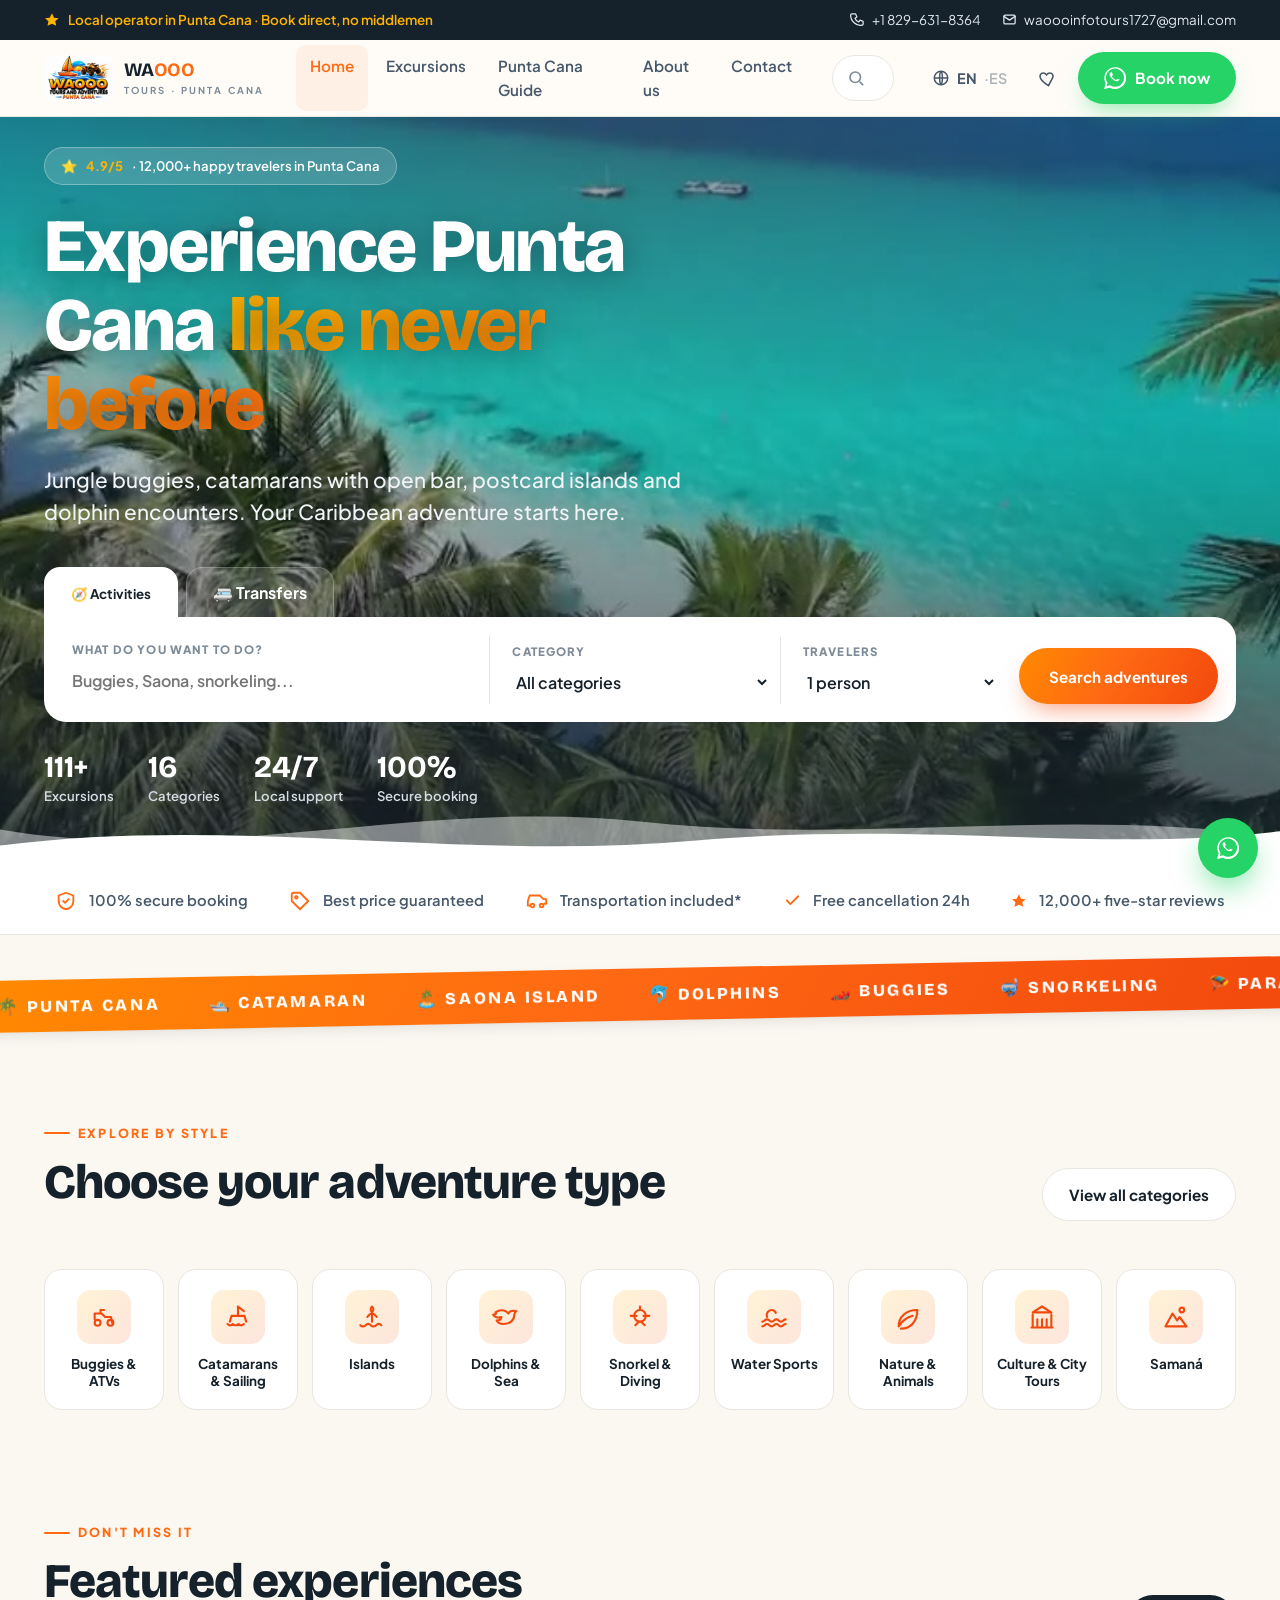
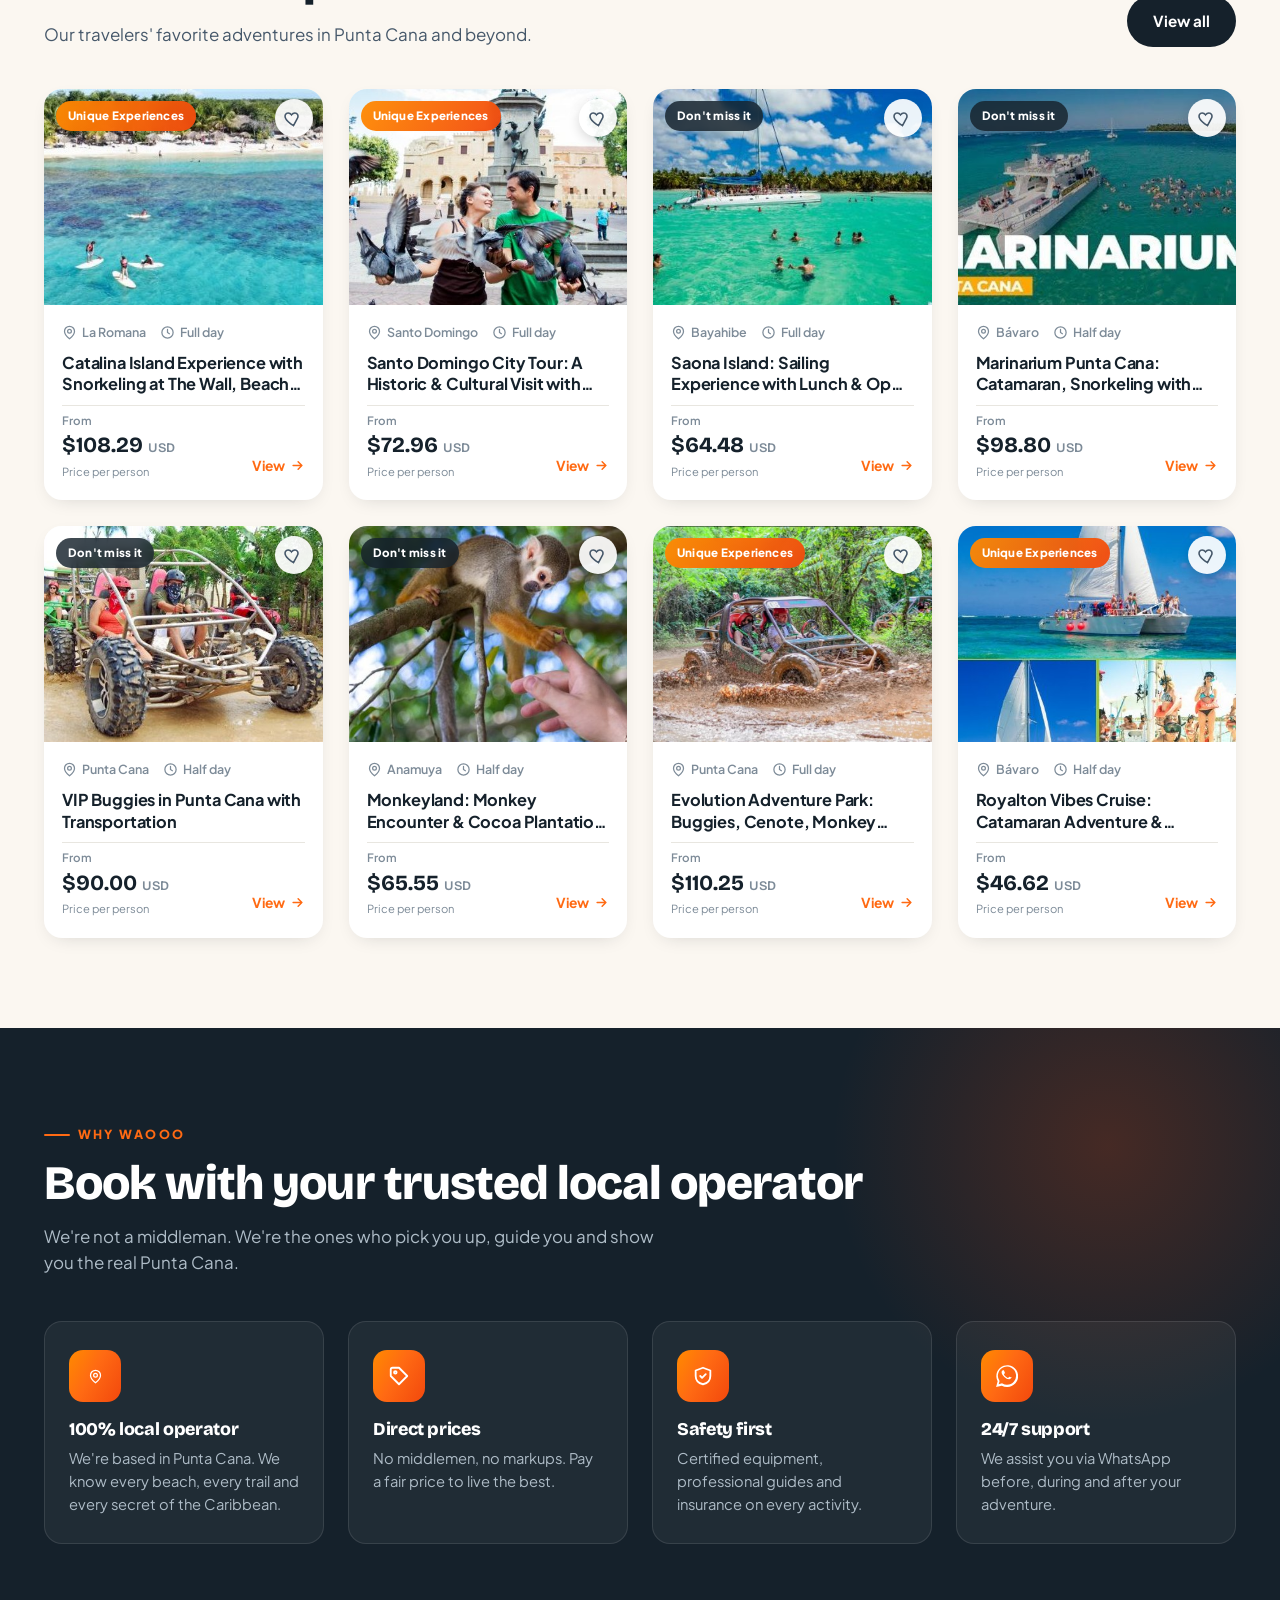
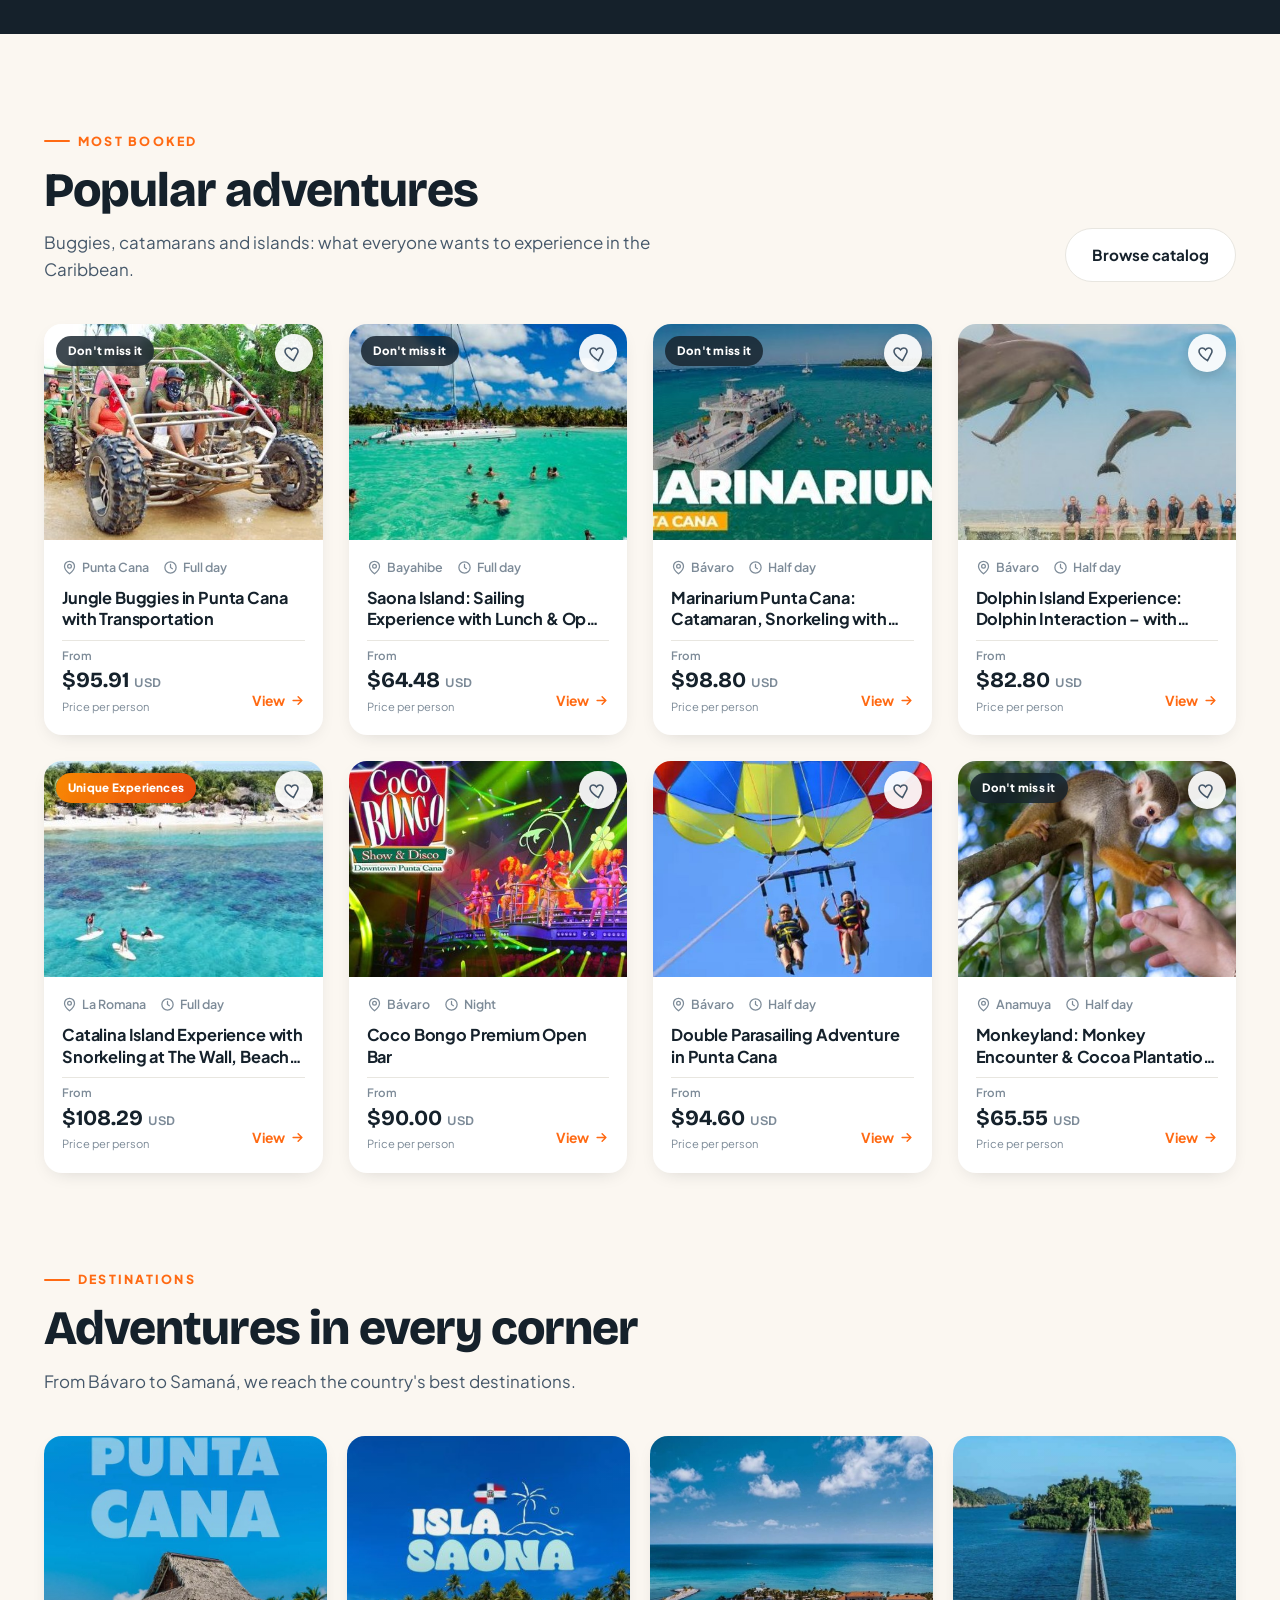
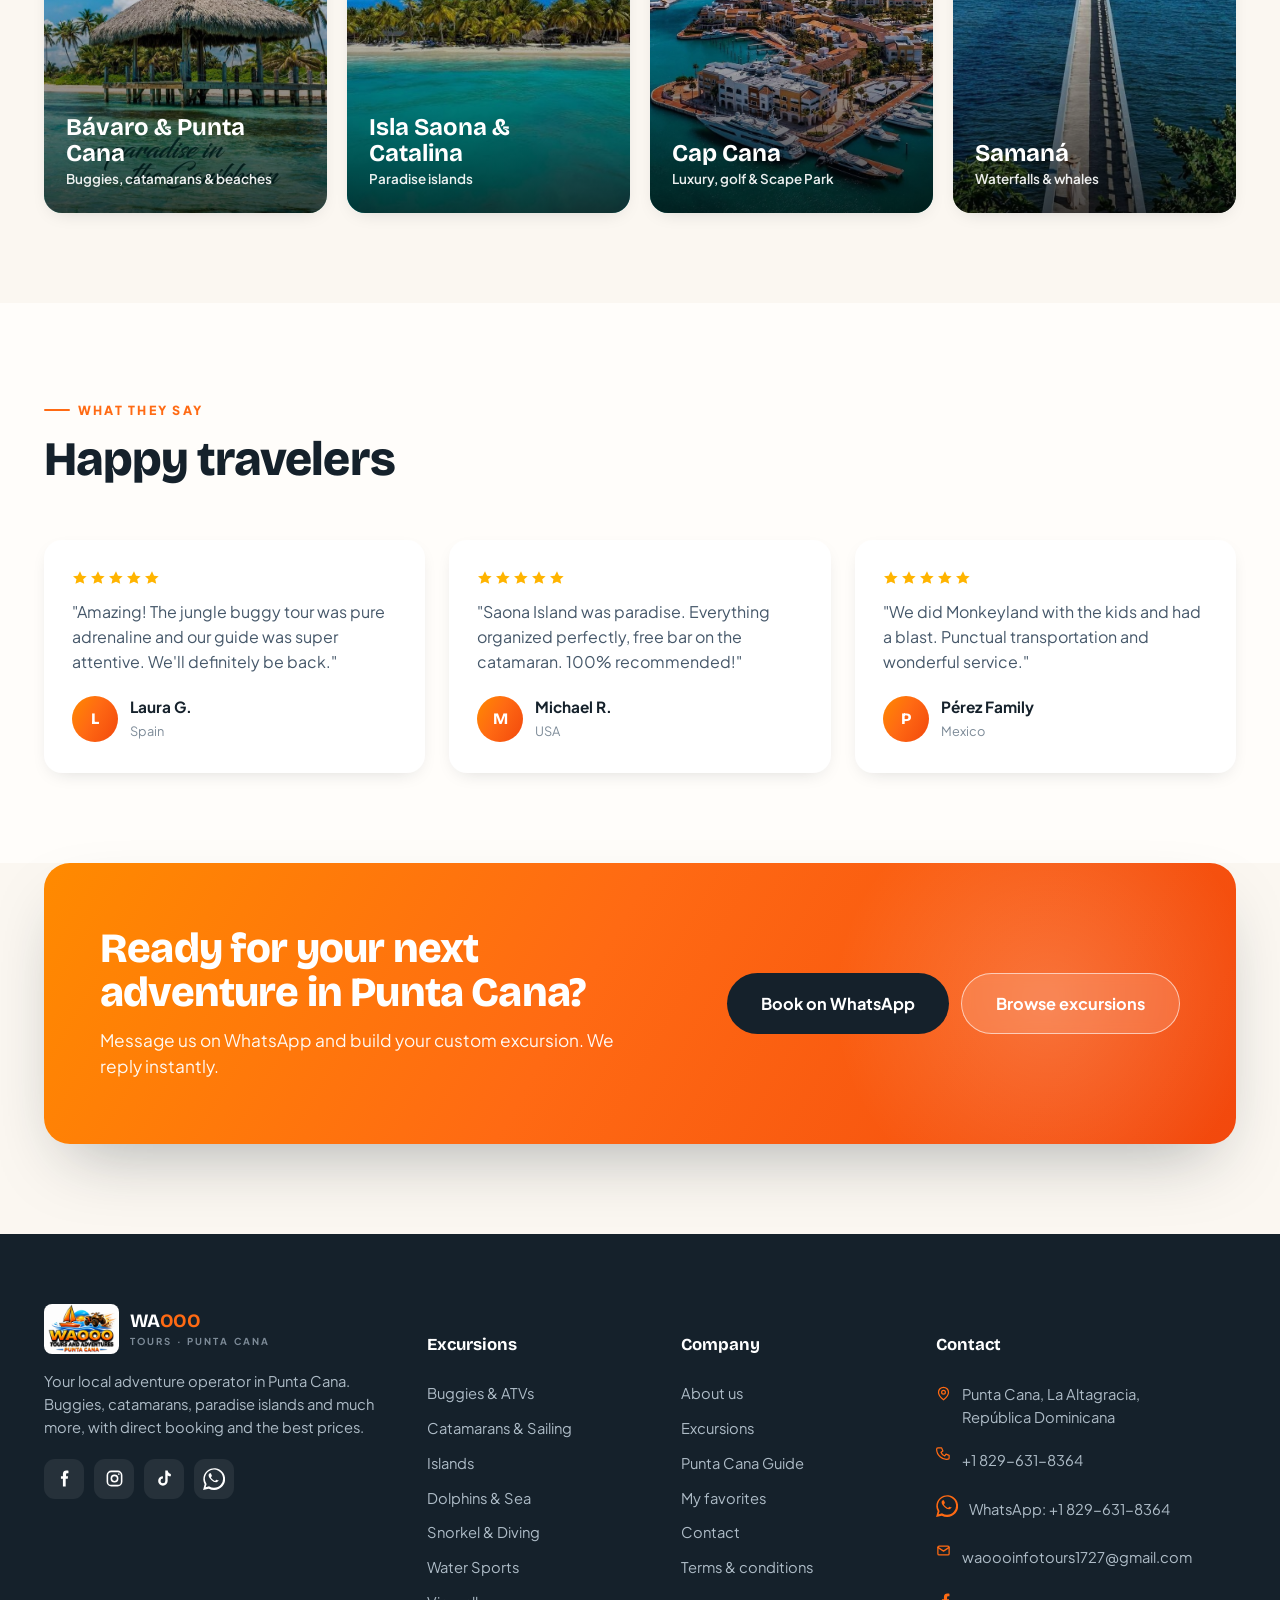
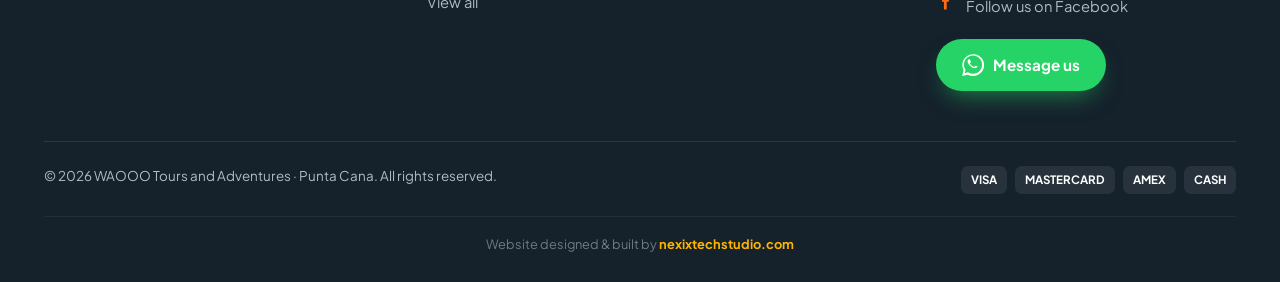
<file: index.html>
<!DOCTYPE html>
<html lang="es">
<head>
<meta charset="UTF-8">
<meta name="viewport" content="width=device-width, initial-scale=1.0">
<title>Excursiones en Punta Cana | WAOOO Tours and Adventures</title>
<meta name="description" content="Reserva excursiones en Punta Cana: Isla Saona, buggies, catamaranes, delfines y snorkel. Operador local, mejor precio y cancelación gratis 24h antes.">
<meta name="keywords" content="excursiones punta cana, tours punta cana, isla saona, buggies punta cana, catamaran bavaro, delfines punta cana, que hacer en punta cana">
<meta name="robots" content="index, follow, max-image-preview:large">
<meta name="author" content="WAOOO Tours and Adventures">
<meta name="theme-color" content="#FF6A13">
<link rel="canonical" href="https://waoootoursrd.com/">

<!-- Redes sociales -->
<meta property="og:type" content="website">
<meta property="og:site_name" content="WAOOO Tours and Adventures">
<meta property="og:locale" content="es_DO">
<meta property="og:locale:alternate" content="en_US">
<meta property="og:title" content="Excursiones en Punta Cana | WAOOO Tours and Adventures">
<meta property="og:description" content="Isla Saona, buggies, catamaranes, delfines y snorkel. Tu operador local en Punta Cana: mejor precio y cancelación gratis 24h antes.">
<meta property="og:url" content="https://waoootoursrd.com/">
<meta property="og:image" content="https://waoootoursrd.com/assets/og-image.jpg">
<meta property="og:image:width" content="1200">
<meta property="og:image:height" content="630">
<meta name="twitter:card" content="summary_large_image">
<meta name="twitter:title" content="Excursiones en Punta Cana | WAOOO Tours and Adventures">
<meta name="twitter:description" content="Isla Saona, buggies, catamaranes, delfines y snorkel con tu operador local en Punta Cana.">
<meta name="twitter:image" content="https://waoootoursrd.com/assets/og-image.jpg">

<link rel="icon" href="assets/waoo.jpeg">
<link rel="apple-touch-icon" href="assets/waoo.jpeg">
<link rel="preconnect" href="https://fonts.googleapis.com">
<link rel="preconnect" href="https://fonts.gstatic.com" crossorigin>
<link rel="stylesheet" href="https://fonts.googleapis.com/css2?family=Bricolage+Grotesque:opsz,wght@12..96,400;12..96,600;12..96,700;12..96,800&family=Plus+Jakarta+Sans:ital,wght@0,400;0,500;0,600;0,700;0,800&display=swap">
<link rel="stylesheet" href="assets/styles.css">

<!-- Ficha del negocio para Google -->
<script type="application/ld+json">
{
  "@context": "https://schema.org",
  "@type": "TravelAgency",
  "@id": "https://waoootoursrd.com/#organizacion",
  "name": "WAOOO Tours and Adventures",
  "alternateName": "WAOOO Tours Punta Cana",
  "url": "https://waoootoursrd.com/",
  "logo": "https://waoootoursrd.com/assets/waoo.jpeg",
  "image": "https://waoootoursrd.com/assets/og-image.jpg",
  "description": "Operador local de excursiones en Punta Cana: Isla Saona, buggies, catamaranes, delfines, snorkel, parques de aventura y vida nocturna.",
  "telephone": "+18296318364",
  "email": "waoooinfotours1727@gmail.com",
  "priceRange": "$$",
  "currenciesAccepted": "USD, DOP",
  "paymentAccepted": "Efectivo, Visa, Mastercard, American Express",
  "address": {
    "@type": "PostalAddress",
    "addressLocality": "Punta Cana",
    "addressRegion": "La Altagracia",
    "addressCountry": "DO"
  },
  "geo": { "@type": "GeoCoordinates", "latitude": 18.5601, "longitude": -68.3725 },
  "areaServed": [
    { "@type": "Place", "name": "Punta Cana" },
    { "@type": "Place", "name": "Bávaro" },
    { "@type": "Place", "name": "Cap Cana" },
    { "@type": "Place", "name": "Uvero Alto" },
    { "@type": "Place", "name": "Macao" },
    { "@type": "Place", "name": "Higüey" }
  ],
  "openingHoursSpecification": {
    "@type": "OpeningHoursSpecification",
    "dayOfWeek": ["Monday","Tuesday","Wednesday","Thursday","Friday","Saturday","Sunday"],
    "opens": "00:00",
    "closes": "23:59"
  },
  "sameAs": ["https://www.facebook.com/profile.php?id=100054507609021"]
}
</script>
<script type="application/ld+json">
{
  "@context": "https://schema.org",
  "@type": "WebSite",
  "url": "https://waoootoursrd.com/",
  "name": "WAOOO Tours and Adventures",
  "inLanguage": ["es","en"],
  "potentialAction": {
    "@type": "SearchAction",
    "target": "https://waoootoursrd.com/tours.html?q={search_term_string}",
    "query-input": "required name=search_term_string"
  }
}
</script>
</head>
<body>
<div id="chrome"></div>

<!-- ===================== HERO ===================== -->
<section class="hero">
  <video id="heroVideo" autoplay muted loop playsinline preload="none" poster="assets/hero-poster.jpg"></video>
  <script>
    /* El video solo se descarga en pantallas grandes o buena conexión.
       En móvil queda la foto (poster): carga mucho más rápido. */
    (function(){
      const v = document.getElementById('heroVideo');
      const c = navigator.connection || {};
      const pantallaChica = window.matchMedia('(max-width: 820px)').matches;
      const conexionLenta = c.saveData === true || /(^|-)(2g|slow-2g)$/.test(c.effectiveType || '');
      if(!v || pantallaChica || conexionLenta) return;
      const s = document.createElement('source');
      s.src = 'assets/hero.mp4'; s.type = 'video/mp4';
      v.appendChild(s); v.load();
      v.play().catch(function(){});
    })();
  </script>
  <div class="wrap">
    <div class="hero-badge" data-i18n="hero_badge">⭐ <b>4.9/5</b> · +12.000 viajeros felices en Punta Cana</div>
    <h1 data-i18n="hero_h1">Vive Punta Cana <em>como nunca</em> la habías soñado</h1>
    <p class="lead" data-i18n="hero_lead">Buggies por la selva, catamaranes con barra libre, islas de postal y encuentros con delfines. Tu aventura caribeña empieza aquí.</p>

    <div class="search-tabs">
      <button class="search-tab active" data-i18n="tab_act">🧭 Actividades</button>
      <a class="search-tab" href="#contacto" data-i18n="tab_tra">🚐 Traslados</a>
    </div>
    <form class="search-panel" onsubmit="return heroSearch(event)">
      <div class="sp-field">
        <label data-i18n="sf_what">¿Qué quieres hacer?</label>
        <input type="text" id="qInput" data-i18n-ph="sf_what_ph" placeholder="Buggies, Saona, snorkel...">
      </div>
      <div class="sp-field">
        <label data-i18n="sf_cat">Categoría</label>
        <select id="catInput"></select>
      </div>
      <div class="sp-field">
        <label data-i18n="sf_trav">Viajeros</label>
        <select id="paxInput">
          <option data-i18n="p1">1 persona</option><option data-i18n="p2">2 personas</option><option data-i18n="p3">3 personas</option>
          <option data-i18n="p4">4 personas</option><option data-i18n="p5">5+ personas</option>
        </select>
      </div>
      <button class="btn btn-primary" type="submit" data-i18n="sf_btn">Buscar aventuras</button>
    </form>

    <div class="hero-stats">
      <div><b data-count="111" data-suffix="+">0+</b><span data-i18n="st1">Excursiones</span></div>
      <div><b data-count="16">0</b><span data-i18n="st2">Categorías</span></div>
      <div><b>24/7</b><span data-i18n="st3">Atención local</span></div>
      <div><b data-count="100" data-suffix="%">0%</b><span data-i18n="st4">Reserva segura</span></div>
    </div>
  </div>
  <div class="hero-wave" aria-hidden="true">
    <svg viewBox="0 0 1440 90" preserveAspectRatio="none">
      <path class="w1" d="M0,42 C240,88 480,2 720,32 C960,62 1200,12 1440,52 L1440,90 L0,90 Z" fill="#ffffff" opacity=".45"/>
      <path d="M0,62 C260,24 520,82 780,56 C1040,30 1240,72 1440,44 L1440,90 L0,90 Z" fill="#ffffff"/>
    </svg>
  </div>
</section>

<!-- ===================== TRUST ===================== -->
<div class="trust"><div class="wrap" id="trust"></div></div>

<!-- ===================== MARQUEE ===================== -->
<div class="marquee" aria-hidden="true"><div class="marquee-track" id="mqTrack"></div></div>

<!-- ===================== CATEGORIES ===================== -->
<section class="section" id="categorias">
  <div class="wrap">
    <div class="head-row reveal">
      <div>
        <span class="eyebrow" data-i18n="ey_cats">Explora por estilo</span>
        <h2 class="section-title" data-i18n="ti_cats">Elige tu tipo de aventura</h2>
      </div>
      <a class="btn btn-outline" href="tours.html" data-i18n="btn_allcats">Ver todas las categorías</a>
    </div>
    <div class="cat-strip reveal" id="catStrip"></div>
  </div>
</section>

<!-- ===================== FEATURED ===================== -->
<section class="section" style="padding-top:0">
  <div class="wrap">
    <div class="head-row reveal">
      <div>
        <span class="eyebrow" data-i18n="ey_feat">No te lo pierdas</span>
        <h2 class="section-title" data-i18n="ti_feat">Experiencias destacadas</h2>
        <p class="section-sub" data-i18n="su_feat">Las aventuras favoritas de nuestros viajeros en Punta Cana y alrededores.</p>
      </div>
      <a class="btn btn-dark" href="tours.html" data-i18n="btn_viewall">Ver todas</a>
    </div>
    <div class="grid reveal" id="featuredGrid"></div>
  </div>
</section>

<!-- ===================== WHY ===================== -->
<section class="section why" id="nosotros">
  <div class="wrap">
    <div class="head-row reveal" style="margin-bottom:0">
      <div>
        <span class="eyebrow" data-i18n="ey_why">Por qué WAOOO</span>
        <h2 class="section-title" data-i18n="ti_why">Reserva con tu operador local de confianza</h2>
        <p class="section-sub" data-i18n="su_why">No somos un intermediario. Somos quienes te recogen, te guían y te hacen vivir Punta Cana de verdad.</p>
      </div>
    </div>
    <div class="feat-grid reveal" id="featGrid"></div>
  </div>
</section>

<!-- ===================== POPULAR GRID ===================== -->
<section class="section">
  <div class="wrap">
    <div class="head-row reveal">
      <div>
        <span class="eyebrow" data-i18n="ey_pop">Las más reservadas</span>
        <h2 class="section-title" data-i18n="ti_pop">Aventuras populares</h2>
        <p class="section-sub" data-i18n="su_pop">Buggies, catamaranes e islas: lo que todos quieren vivir en el Caribe.</p>
      </div>
      <a class="btn btn-outline" href="tours.html" data-i18n="btn_catalog">Explorar catálogo</a>
    </div>
    <div class="grid reveal" id="popularGrid"></div>
  </div>
</section>

<!-- ===================== ZONES ===================== -->
<section class="section" style="padding-top:0">
  <div class="wrap">
    <div class="head-row reveal">
      <div>
        <span class="eyebrow" data-i18n="ey_zones">Destinos</span>
        <h2 class="section-title" data-i18n="ti_zones">Aventuras en cada rincón</h2>
        <p class="section-sub" data-i18n="su_zones">Desde Bávaro hasta Samaná, llegamos a los mejores destinos del país.</p>
      </div>
    </div>
    <div class="zone-grid reveal" id="zoneGrid"></div>
  </div>
</section>

<!-- ===================== TESTIMONIALS ===================== -->
<section class="section" style="background:var(--cream)">
  <div class="wrap">
    <div class="head-row reveal">
      <div>
        <span class="eyebrow" data-i18n="ey_testi">Lo que dicen</span>
        <h2 class="section-title" data-i18n="ti_testi">Viajeros felices</h2>
      </div>
    </div>
    <div class="testi-grid reveal" id="testiGrid"></div>
  </div>
</section>

<!-- ===================== CTA BAND ===================== -->
<section class="section" style="padding-top:0">
  <div class="wrap">
    <div class="cta-band reveal">
      <div class="inner">
        <div>
          <h2 data-i18n="cta_t">¿Listo para tu próxima aventura en Punta Cana?</h2>
          <p data-i18n="cta_p">Escríbenos por WhatsApp y arma tu excursión a la medida. Respondemos al instante.</p>
        </div>
        <div class="cta-actions">
          <a class="btn btn-dark btn-lg" id="ctaWa" target="_blank" data-i18n="cta_b1">Reservar por WhatsApp</a>
          <a class="btn btn-ghost btn-lg" href="tours.html" data-i18n="cta_b2">Ver excursiones</a>
        </div>
      </div>
    </div>
  </div>
</section>

<div id="footer-slot"></div>

<script src="assets/data.js"></script>
<script src="assets/tour-photos.js"></script>
<script src="assets/supabase.js"></script>
<script src="assets/i18n.js"></script>
<script src="assets/app.js"></script>
<script>
(async () => {
  await sbBoot();   /* catálogo en vivo desde la nube; si falla usa data.js */
  bootCommon('home');
  document.title = T.title_home;

  /* category select in hero */
  const catSel = document.getElementById('catInput');
  catSel.innerHTML = `<option value="">${T.sf_allcats}</option>` +
    CATEGORIES.map(c=>`<option value="${c.key}">${catLabel(c.key)}</option>`).join('');

  /* trust strip */
  const trustIcons = [IC.shield, IC.tag, IC.van, IC.check, IC.star];
  document.getElementById('trust').innerHTML = T.trust
    .map((txt,i)=>`<div class="t">${trustIcons[i]}<span>${txt}</span></div>`).join('');

  /* categories */
  document.getElementById('catStrip').innerHTML = CATEGORIES.map(c=>`
    <a class="cat-card" href="tours.html?cat=${c.key}">
      <div class="cat-ic">${IC[c.icon]}</div><span>${catLabel(c.key)}</span>
    </a>`).join('');

  /* featured = badge unica/popular, pick 8 */
  const featured = TOURS.filter(t=>t.badge).slice(0,8);
  renderGrid(document.getElementById('featuredGrid'), featured);

  /* popular = a curated mix */
  const popIds = ['buggies-selva-pc','saona-vela','marinarium','dolphin-exp','catalina-pared','cocobongo-premium','parasailing-doble','monkeyland'];
  const popular = popIds.map(id=>TOURS.find(t=>t.id===id)).filter(Boolean);
  renderGrid(document.getElementById('popularGrid'), popular);

  /* why features */
  const featIcons = [IC.pin, IC.tag, IC.shield, IC.wa];
  document.getElementById('featGrid').innerHTML = T.feats
    .map((f,i)=>`<div class="feat"><div class="feat-ic">${featIcons[i]}</div><h4>${f[0]}</h4><p>${f[1]}</p></div>`).join('');

  /* zones */
  document.getElementById('zoneGrid').innerHTML = [
    ['Bávaro & Punta Cana','','','punta-cana'],
    ['Isla Saona & Catalina','1','islas','saona-catalina'],
    ['Cap Cana','2','privados','cap-cana'],
    ['Samaná','3','samana','samana'],
  ].map((z,i)=>{
    const foto = (typeof ZONE_PHOTOS!=='undefined') ? ZONE_PHOTOS[z[3]] : null;
    return `<a class="zone${foto?' has-photo':''}" data-z="${z[1]}" href="tours.html${z[2]?'?cat='+z[2]:''}">
      ${foto?`<img class="zone-img" src="${foto}" alt="${z[0]}" loading="lazy">`:''}
      <div class="zone-info"><b>${z[0]}</b><span>${T.zones[i]}</span></div></a>`;
  }).join('');

  /* testimonials */
  document.getElementById('testiGrid').innerHTML = T.testi.map(t=>`<div class="testi">
      <div class="stars">${IC.star.repeat(5)}</div>
      <p>"${t[2]}"</p>
      <div class="testi-who"><div class="testi-av">${t[0][0]}</div><div><b>${t[0]}</b><span>${t[1]}</span></div></div>
    </div>`).join('');

  document.getElementById('ctaWa').href = waLink(T.wa_cta);

  /* marquee */
  document.getElementById('mqTrack').innerHTML = T.mq.concat(T.mq).map(x=>`<span>${x}</span>`).join('');

  /* contadores animados del hero */
  document.querySelectorAll('[data-count]').forEach(el=>{
    const target = +el.dataset.count, suf = el.dataset.suffix || '';
    const t0 = performance.now(), dur = 1700;
    function tick(now){
      const p = Math.min((now - t0) / dur, 1);
      const e = 1 - Math.pow(1 - p, 3);
      el.textContent = Math.round(target * e) + suf;
      if(p < 1) requestAnimationFrame(tick);
    }
    requestAnimationFrame(tick);
  });

  /* hero search */
  function heroSearch(e){
    e.preventDefault();
    const q = document.getElementById('qInput').value.trim();
    const cat = document.getElementById('catInput').value;
    const params = new URLSearchParams();
    if(q) params.set('q',q);
    if(cat) params.set('cat',cat);
    location.href = 'tours.html'+(params.toString()?('?'+params.toString()):'');
    return false;
  }
  window.heroSearch = heroSearch;

  initReveal();
})();
</script>
</body>
</html>
</file>
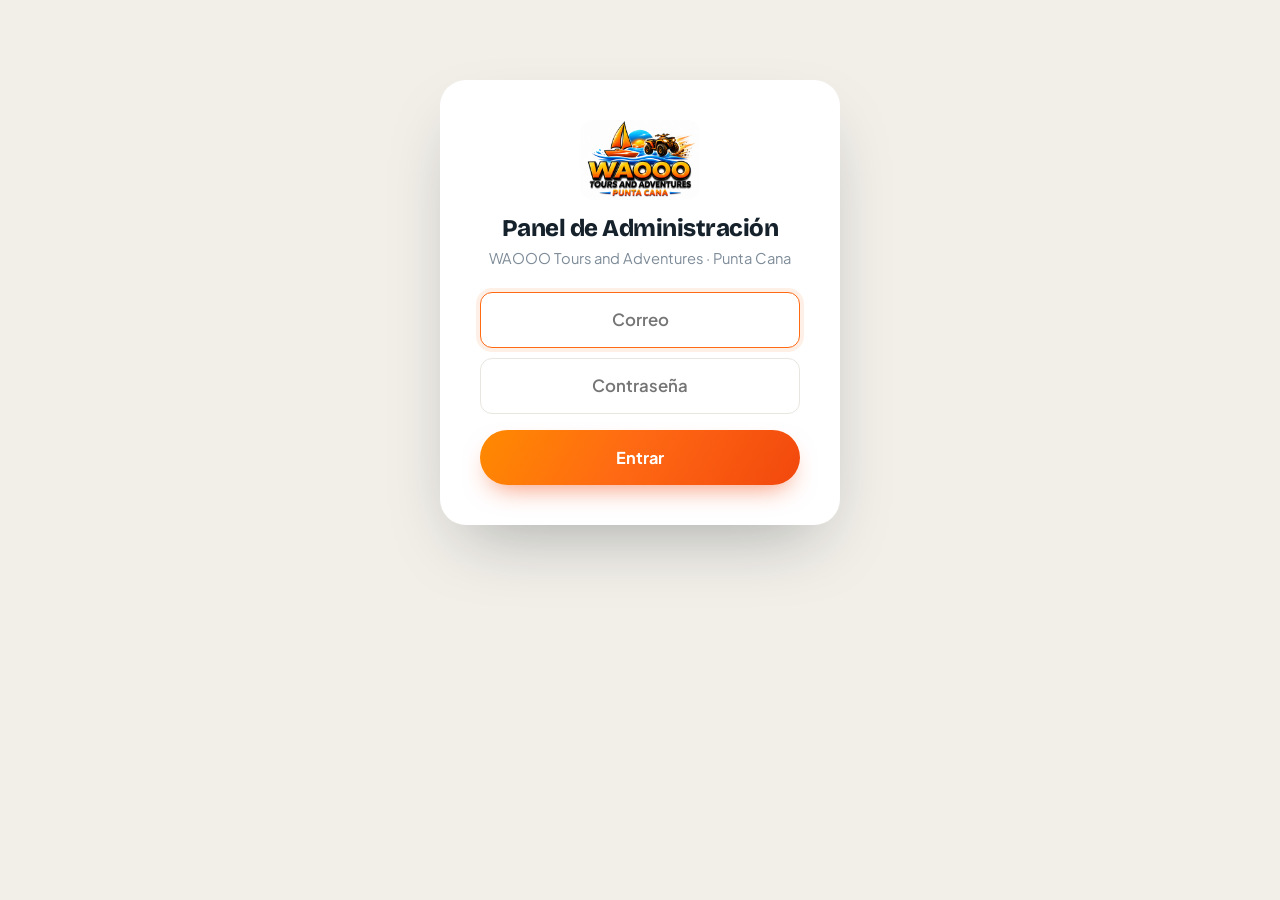
<file: admin.html>
<!DOCTYPE html>
<html lang="es">
<head>
<meta charset="UTF-8">
<meta name="viewport" content="width=device-width, initial-scale=1.0">
<title>Panel de Administración · WAOOO Tours</title>
<meta name="robots" content="noindex, nofollow">
<link rel="icon" href="assets/waoo.jpeg">
<link rel="preconnect" href="https://fonts.googleapis.com">
<link rel="preconnect" href="https://fonts.gstatic.com" crossorigin>
<link rel="stylesheet" href="https://fonts.googleapis.com/css2?family=Bricolage+Grotesque:opsz,wght@12..96,400;12..96,600;12..96,700;12..96,800&family=Plus+Jakarta+Sans:ital,wght@0,400;0,500;0,600;0,700;0,800&display=swap">
<link rel="stylesheet" href="assets/styles.css">
<style>
/* ===== estilos del panel ===== */
body{background:#f2efe9}
.adm-top{background:var(--ink);color:#fff;position:sticky;top:0;z-index:50}
.adm-top .wrap{display:flex;align-items:center;gap:16px;height:64px}
.adm-top .logo b{color:#fff}
.adm-top .tag{font-size:.78rem;background:var(--grad-sunset);padding:4px 12px;border-radius:99px;font-weight:800;letter-spacing:.06em}
.adm-top .spacer{flex:1}
.adm-top a,.adm-top button{color:#cdd8e0;font-weight:600;font-size:.9rem;display:inline-flex;align-items:center;gap:7px;padding:8px 12px;border-radius:9px;transition:.2s;white-space:nowrap}
.adm-top a:hover,.adm-top button:hover{background:rgba(255,255,255,.1);color:#fff}
.adm-top .btn-exit{border:1.5px solid rgba(255,255,255,.3);color:#fff}
.adm-top .btn-exit:hover{border-color:var(--orange);background:rgba(255,106,19,.15)}

.adm-wrap{max-width:1100px;margin:0 auto;padding:30px 22px 80px}
.adm-tabs{display:flex;gap:8px;margin-bottom:26px;flex-wrap:wrap}
.adm-tab{border:1.5px solid var(--line);background:#fff;border-radius:999px;padding:11px 22px;font-weight:700;font-size:.94rem;color:var(--ink-soft);transition:.2s;display:inline-flex;gap:8px;align-items:center}
.adm-tab:hover{border-color:var(--orange);color:var(--orange)}
.adm-tab.active{background:var(--ink);color:#fff;border-color:var(--ink)}

.adm-card{background:#fff;border:1px solid var(--line);border-radius:var(--radius);padding:26px;box-shadow:var(--shadow-sm);margin-bottom:20px}
.adm-card h2{font-size:1.3rem;margin-bottom:6px}
.adm-card .hint{color:var(--muted);font-size:.9rem;margin:0 0 18px}

.adm-toolbar{display:flex;gap:12px;align-items:center;flex-wrap:wrap;margin-bottom:18px}
.adm-toolbar input[type=text],.adm-toolbar select{border:1.5px solid var(--line);border-radius:11px;padding:11px 14px;font:inherit;font-weight:600;background:#fff}
.adm-toolbar input[type=text]{flex:1;min-width:200px}
.adm-toolbar input:focus,.adm-toolbar select:focus{outline:none;border-color:var(--orange)}
.adm-count{font-size:.86rem;color:var(--muted);font-weight:700;margin-left:auto}

.t-list{display:flex;flex-direction:column;gap:10px}
.t-row{display:flex;align-items:center;gap:14px;background:#fff;border:1px solid var(--line);border-radius:14px;padding:12px 16px;transition:.2s}
.t-row:hover{border-color:var(--orange);box-shadow:var(--shadow-sm)}
.t-thumb{width:60px;height:46px;border-radius:9px;flex-shrink:0;overflow:hidden;display:grid;place-items:center;color:#fff;font-weight:800;font-size:.62rem;letter-spacing:.06em;background:var(--grad-sunset)}
.t-thumb img{width:100%;height:100%;object-fit:cover}
.t-info{flex:1;min-width:0}
.t-info b{display:block;font-size:.95rem;white-space:nowrap;overflow:hidden;text-overflow:ellipsis}
.t-info span{font-size:.78rem;color:var(--muted);font-weight:600}
.t-price{font-family:'Bricolage Grotesque';font-weight:800;font-size:1.05rem;white-space:nowrap}
.t-actions{display:flex;gap:6px}
.t-actions button{width:38px;height:38px;border-radius:10px;display:grid;place-items:center;color:var(--ink-soft);transition:.2s;border:1px solid var(--line)}
.t-actions button:hover{background:var(--sand);color:var(--orange);border-color:var(--orange)}
.t-actions button.del:hover{color:#e23b3b;border-color:#e23b3b;background:#fff5f5}

.badge-mini{font-size:.64rem;font-weight:800;padding:3px 9px;border-radius:99px;color:#fff;margin-left:8px;vertical-align:2px}
.badge-mini.popular{background:var(--ink)}
.badge-mini.unica{background:var(--grad-sunset)}

/* form modal */
.modal{position:fixed;inset:0;z-index:90;background:rgba(21,33,43,.55);display:none;align-items:flex-start;justify-content:center;padding:30px 16px;overflow-y:auto}
.modal.open{display:flex}
.modal-card{background:#fff;border-radius:var(--radius-lg);max-width:680px;width:100%;padding:30px;box-shadow:var(--shadow-lg);animation:fadeUp .3s ease}
.modal-card h2{margin-bottom:20px}
.f-grid{display:grid;grid-template-columns:1fr 1fr;gap:16px}
.f-grid .full{grid-column:1/-1}
@media(max-width:560px){.f-grid{grid-template-columns:1fr}}
.f-field label{font-size:.74rem;font-weight:800;letter-spacing:.08em;text-transform:uppercase;color:var(--muted);display:block;margin-bottom:6px}
.f-field input,.f-field select{width:100%;border:1.5px solid var(--line);border-radius:11px;padding:12px 14px;font:inherit;font-weight:600;background:#fff}
.f-field input:focus,.f-field select:focus{outline:none;border-color:var(--orange);box-shadow:0 0 0 4px rgba(255,106,19,.1)}
.img-prev{margin-top:10px;border-radius:11px;overflow:hidden;border:1px solid var(--line);max-height:160px;display:none;position:relative}
.img-prev img{width:100%;height:160px;object-fit:cover}
.up-row{display:flex;align-items:center;gap:12px;flex-wrap:wrap}
.up-hint{font-size:.8rem;color:var(--muted);font-weight:600}
.img-x{position:absolute;top:8px;right:8px;width:30px;height:30px;border-radius:50%;background:rgba(21,33,43,.8);
  color:#fff;font-size:.85rem;display:grid;place-items:center;transition:.2s}
.img-x:hover{background:#e23b3b}
.gal-strip{display:flex;gap:10px;flex-wrap:wrap;margin-top:10px}
.gal-thumb{position:relative;width:92px;height:70px;border-radius:9px;overflow:hidden;border:1px solid var(--line)}
.gal-thumb img{width:100%;height:100%;object-fit:cover}
.gal-thumb .img-x{top:4px;right:4px;width:24px;height:24px;font-size:.7rem}
.modal-actions{display:flex;gap:10px;justify-content:flex-end;margin-top:26px}

/* login */
.login-box{max-width:400px;margin:80px auto;background:#fff;border-radius:var(--radius-lg);padding:40px;box-shadow:var(--shadow-lg);text-align:center}
.login-box img{width:120px;margin:0 auto 16px;border-radius:14px}
.login-box h1{font-size:1.5rem;margin-bottom:6px}
.login-box p{color:var(--muted);font-size:.92rem;margin:0 0 22px}
.login-box input{width:100%;border:1.5px solid var(--line);border-radius:12px;padding:14px 16px;font:inherit;font-weight:600;text-align:center;font-size:1.05rem}
.login-box input:focus{outline:none;border-color:var(--orange);box-shadow:0 0 0 4px rgba(255,106,19,.1)}
.login-err{color:#e23b3b;font-size:.86rem;font-weight:700;margin-top:10px;display:none}
@keyframes shake{0%,100%{transform:none}25%{transform:translateX(-7px)}75%{transform:translateX(7px)}}
.shake{animation:shake .3s ease}

/* publish */
.pub-stat{display:flex;gap:14px;align-items:center;background:var(--sand);border:1px solid var(--line);border-radius:13px;padding:16px 18px;margin-bottom:18px;font-weight:600;font-size:.94rem;color:var(--ink-soft)}
.pub-stat b{color:var(--ink)}
.steps{counter-reset:s;display:grid;gap:12px;margin:18px 0}
.steps li{display:flex;gap:14px;align-items:flex-start;font-size:.95rem;color:var(--ink-soft)}
.steps li::before{counter-increment:s;content:counter(s);width:28px;height:28px;border-radius:50%;background:var(--grad-sunset);color:#fff;font-weight:800;display:grid;place-items:center;flex-shrink:0;font-size:.85rem}
.stat-grid{display:grid;grid-template-columns:repeat(3,1fr);gap:14px;margin-bottom:20px}
@media(max-width:560px){.stat-grid{grid-template-columns:1fr}}
.stat-box{background:var(--sand);border:1px solid var(--line);border-radius:13px;padding:18px;text-align:center}
.stat-box b{font-family:'Bricolage Grotesque';font-size:1.8rem;display:block}
.stat-box span{font-size:.8rem;color:var(--muted);font-weight:700}
.hidden{display:none!important}

/* ===== móvil (al final para ganar a las reglas base) ===== */
@media(max-width:640px){
  .adm-top .wrap{gap:8px;padding:0 14px;height:58px}
  .adm-top .logo img{height:36px}
  .adm-top .logo span{display:none}
  .adm-top .tag{font-size:.62rem;padding:3px 9px}
  .adm-top a,.adm-top button{padding:8px 11px;font-size:.86rem}
  .hide-m{display:none}
  .adm-wrap{padding:20px 14px 60px}
  .adm-card{padding:20px 16px}
  .adm-tab{padding:9px 16px;font-size:.88rem}
  .adm-toolbar input[type=text]{min-width:140px}
  /* filas de tours en 2 líneas: foto+nombre arriba, precio+botones abajo */
  .t-row{padding:12px;gap:10px;flex-wrap:wrap}
  .t-thumb{width:48px;height:40px}
  .t-info{flex:1 1 calc(100% - 58px);min-width:calc(100% - 58px)}
  .t-info > span{display:block;margin-top:3px}
  .t-info .badge-mini{display:block;width:fit-content;margin:5px 0 0}
  .t-price{font-size:1rem;margin-left:2px}
  .t-actions{margin-left:auto}
  .t-actions button{width:36px;height:36px}
  .login-box{margin:50px 16px;padding:30px 22px}
  .modal{padding:16px 10px}
  .modal-card{padding:22px 18px}
}
</style>
</head>
<body>

<!-- LOGIN -->
<div id="loginView">
  <div class="login-box">
    <img src="assets/waoo.jpeg" alt="WAOOO">
    <h1>Panel de Administración</h1>
    <p>WAOOO Tours and Adventures · Punta Cana</p>
    <form onsubmit="return doLogin(event)">
      <input type="email" id="emailInput" placeholder="Correo" autocomplete="username" style="margin-bottom:10px">
      <input type="password" id="passInput" placeholder="Contraseña" autocomplete="current-password">
      <div class="login-err" id="loginErr">Correo o contraseña incorrectos</div>
      <button class="btn btn-primary btn-block btn-lg" style="margin-top:16px" type="submit" id="loginBtn">Entrar</button>
    </form>
  </div>
</div>

<!-- PANEL -->
<div id="panelView" class="hidden">
  <div class="adm-top">
    <div class="wrap">
      <a class="logo" href="index.html">
        <img src="assets/waoo.jpeg" alt="WAOOO">
        <span><b>WA<span style="color:var(--orange)">OOO</span></b></span>
      </a>
      <span class="tag">ADMIN</span>
      <div class="spacer"></div>
      <a href="index.html" target="_blank">🌐<span class="hide-m"> Ver sitio</span></a>
      <button class="btn-exit" onclick="logout()">Salir →</button>
    </div>
  </div>

  <div class="adm-wrap">
    <div class="adm-tabs">
      <button class="adm-tab active" data-tab="tours" onclick="showTab('tours')">🎟️ Tours</button>
      <button class="adm-tab" data-tab="contact" onclick="showTab('contact')">📞 Contacto y marca</button>
      <button class="adm-tab" data-tab="publish" onclick="showTab('publish')">💾 Respaldo</button>
    </div>

    <!-- TAB TOURS -->
    <div id="tab-tours">
      <div id="seedBanner"></div>
      <div class="stat-grid">
        <div class="stat-box"><b id="statTotal">0</b><span>Tours activos</span></div>
        <div class="stat-box"><b id="statAvg">$0</b><span>Precio promedio</span></div>
        <div class="stat-box"><b id="statPhotos">0</b><span>Con foto propia</span></div>
      </div>
      <div class="adm-card">
        <h2>Excursiones</h2>
        <p class="hint">Edita el nombre, precio, categoría o foto de cada tour. Todo lo que guardes se publica <b>al instante</b> en la web.</p>
        <div class="adm-toolbar">
          <input type="text" id="admSearch" placeholder="Buscar tour..." oninput="renderList()">
          <select id="admCat" onchange="renderList()"></select>
          <button class="btn btn-primary" onclick="openForm()">+ Nuevo tour</button>
        </div>
        <div class="t-list" id="tList"></div>
      </div>
    </div>

    <!-- TAB CONTACT -->
    <div id="tab-contact" class="hidden">
      <div class="adm-card">
        <h2>Datos de contacto</h2>
        <p class="hint">Estos datos aparecen en el encabezado, el pie de página y los botones de reserva de toda la web.</p>
        <div class="f-grid">
          <div class="f-field full">
            <label>Teléfono / WhatsApp de contacto (solo dígitos, con el 1)</label>
            <input type="text" id="sWa" placeholder="18296318364">
            <span class="up-hint">Es el número que se muestra en toda la web y al que llegan las reservas.</span>
          </div>
          <div class="f-field full">
            <label>Email</label>
            <input type="email" id="sEmail" placeholder="correo@gmail.com">
          </div>
          <div class="f-field full">
            <label>Página de Facebook (URL completa)</label>
            <input type="url" id="sFb" placeholder="https://www.facebook.com/...">
          </div>
        </div>
        <div class="modal-actions" style="justify-content:flex-start">
          <button class="btn btn-primary" onclick="saveSettings()">Guardar datos</button>
        </div>
      </div>
    </div>

    <!-- TAB RESPALDO -->
    <div id="tab-publish" class="hidden">
      <div class="adm-card">
        <h2>Respaldo del catálogo</h2>
        <div class="pub-stat" id="pubStat"></div>
        <p class="hint">Tus cambios se publican <b>automáticamente</b> en la web — no tienes que hacer nada más. Aun así, es buena idea descargar un respaldo de vez en cuando por seguridad.</p>
        <div class="modal-actions" style="justify-content:flex-start;flex-wrap:wrap">
          <button class="btn btn-primary btn-lg" onclick="downloadPublication()">⬇️ Descargar respaldo (ZIP)</button>
        </div>
      </div>
    </div>
  </div>
</div>

<!-- MODAL FORM -->
<div class="modal" id="formModal" onclick="if(event.target===this)closeForm()">
  <div class="modal-card">
    <h2 id="formTitle">Nuevo tour</h2>
    <div class="f-grid">
      <div class="f-field full">
        <label>Nombre del tour (español) *</label>
        <input type="text" id="fName" placeholder="Ej: Buggies por la Selva con Transportación">
      </div>
      <div class="f-field full">
        <label>Nombre en inglés (opcional)</label>
        <input type="text" id="fEn" placeholder="E.g: Jungle Buggies with Transportation">
      </div>
      <div class="f-field">
        <label>Precio por persona (USD) *</label>
        <input type="number" id="fPrice" min="0" step="0.01" placeholder="95.91">
      </div>
      <div class="f-field">
        <label>Categoría</label>
        <select id="fCat"></select>
      </div>
      <div class="f-field">
        <label>Zona / Punto de salida</label>
        <input type="text" id="fZone" placeholder="Punta Cana" value="Punta Cana">
      </div>
      <div class="f-field">
        <label>Duración</label>
        <select id="fDur">
          <option>Medio día</option><option>Día completo</option><option>1 hora</option>
          <option>2 horas</option><option>4 horas</option><option>8 horas</option>
          <option>Atardecer</option><option>Noche</option><option>Varios días</option>
        </select>
      </div>
      <div class="f-field">
        <label>Etiqueta destacada</label>
        <select id="fBadge">
          <option value="">Ninguna</option>
          <option value="popular">No te lo pierdas</option>
          <option value="unica">Experiencias Únicas</option>
        </select>
      </div>
      <div class="f-field">
        <label>Edad mínima (0 = todas)</label>
        <input type="number" id="fAge" min="0" max="21" value="0">
      </div>
      <div class="f-field full">
        <label>Foto principal</label>
        <div class="up-row">
          <button type="button" class="btn btn-outline" onclick="document.getElementById('fMainFile').click()">📷 Subir foto</button>
          <span class="up-hint">Elígela de tu computadora o celular. Se ajusta sola.</span>
        </div>
        <input type="file" id="fMainFile" accept="image/*" hidden onchange="onMainFile(this)">
        <div class="img-prev" id="imgPrev">
          <img id="imgPrevImg" alt="Vista previa" onerror="this.parentElement.style.display='none'">
          <button type="button" class="img-x" onclick="clearMain()" title="Quitar foto">✕</button>
        </div>
      </div>
      <div class="f-field full">
        <label>Más fotos del tour (se ven en la página del tour)</label>
        <div class="up-row">
          <button type="button" class="btn btn-outline" onclick="document.getElementById('fGalFile').click()">🖼️ Agregar fotos</button>
          <span class="up-hint">Puedes elegir varias a la vez. Máximo 6.</span>
        </div>
        <input type="file" id="fGalFile" accept="image/*" multiple hidden onchange="onGalFiles(this)">
        <div class="gal-strip" id="galStrip"></div>
      </div>
    </div>
    <div class="modal-actions">
      <button class="btn btn-outline" onclick="closeForm()">Cancelar</button>
      <button class="btn btn-primary" onclick="saveForm()">Guardar tour</button>
    </div>
  </div>
</div>

<script src="assets/data.js"></script>
<script src="assets/supabase.js"></script>
<script src="assets/admin.js"></script>
</body>
</html>
</file>
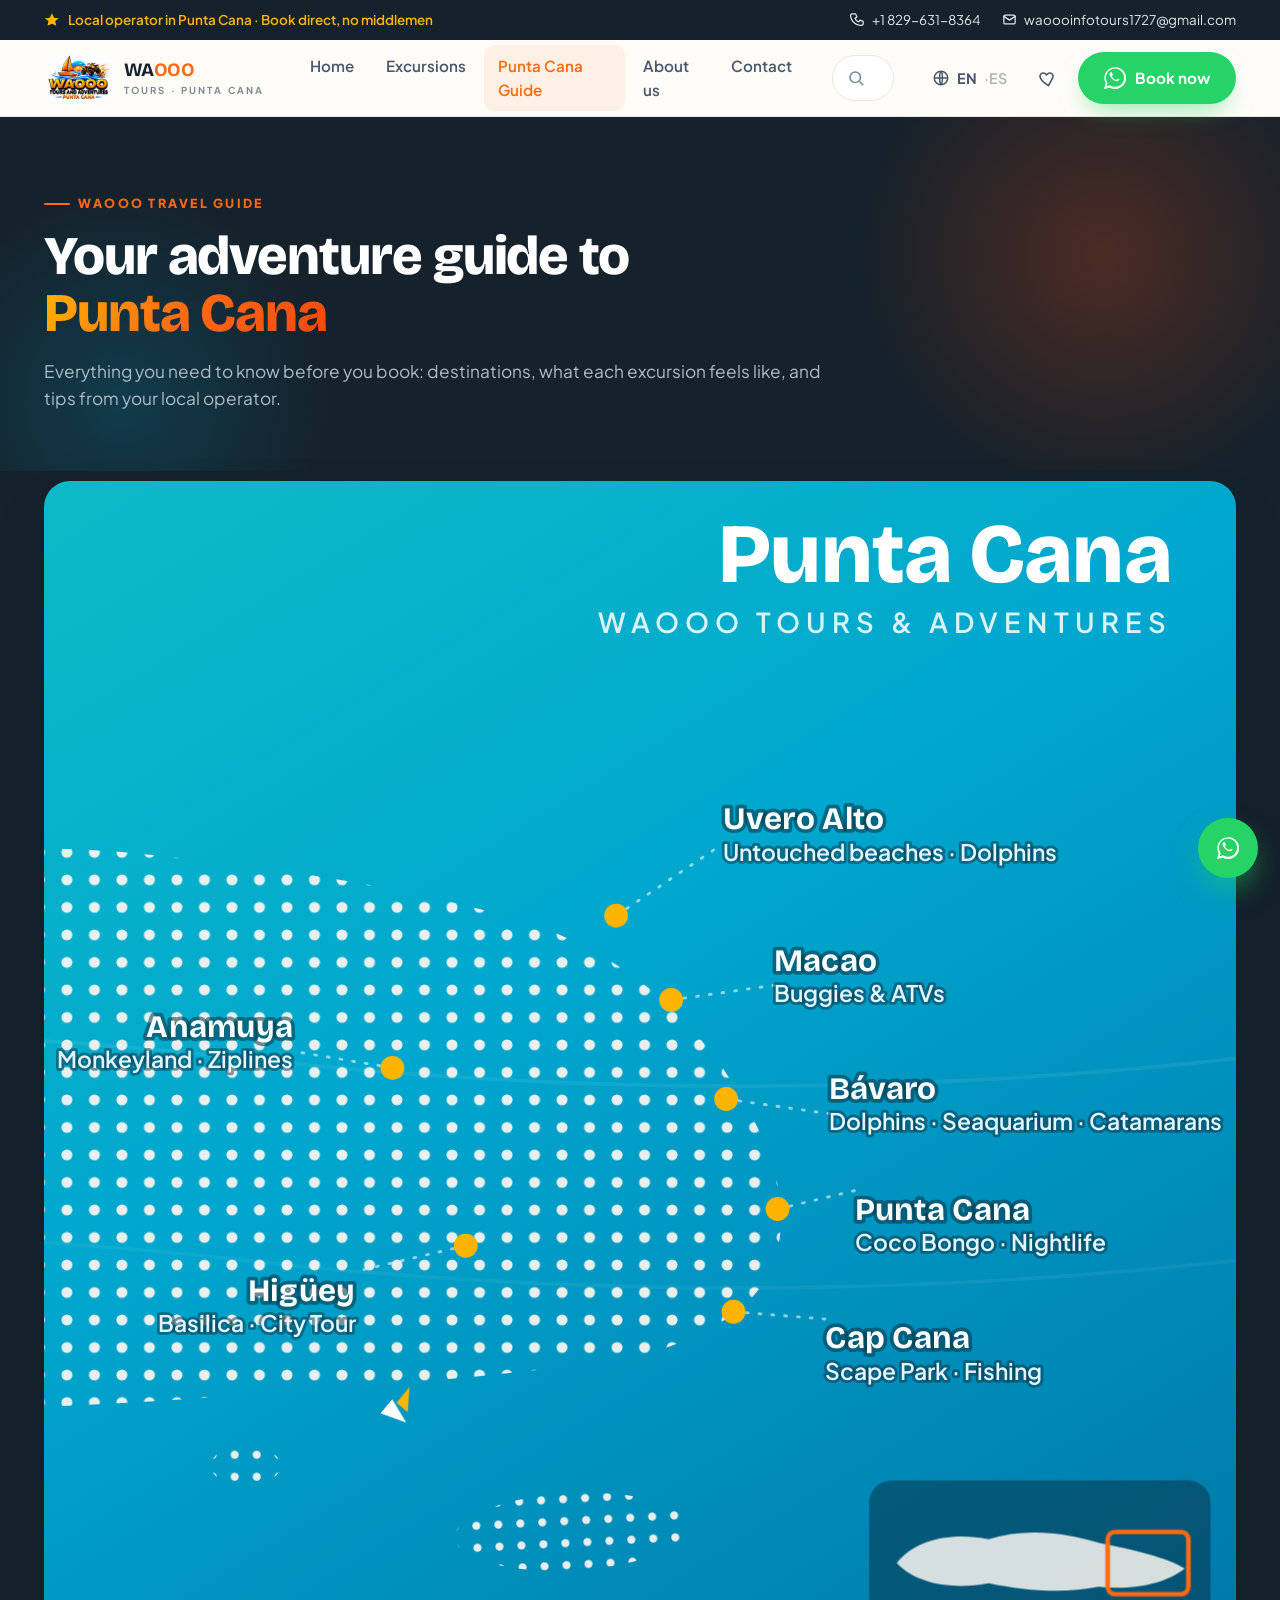
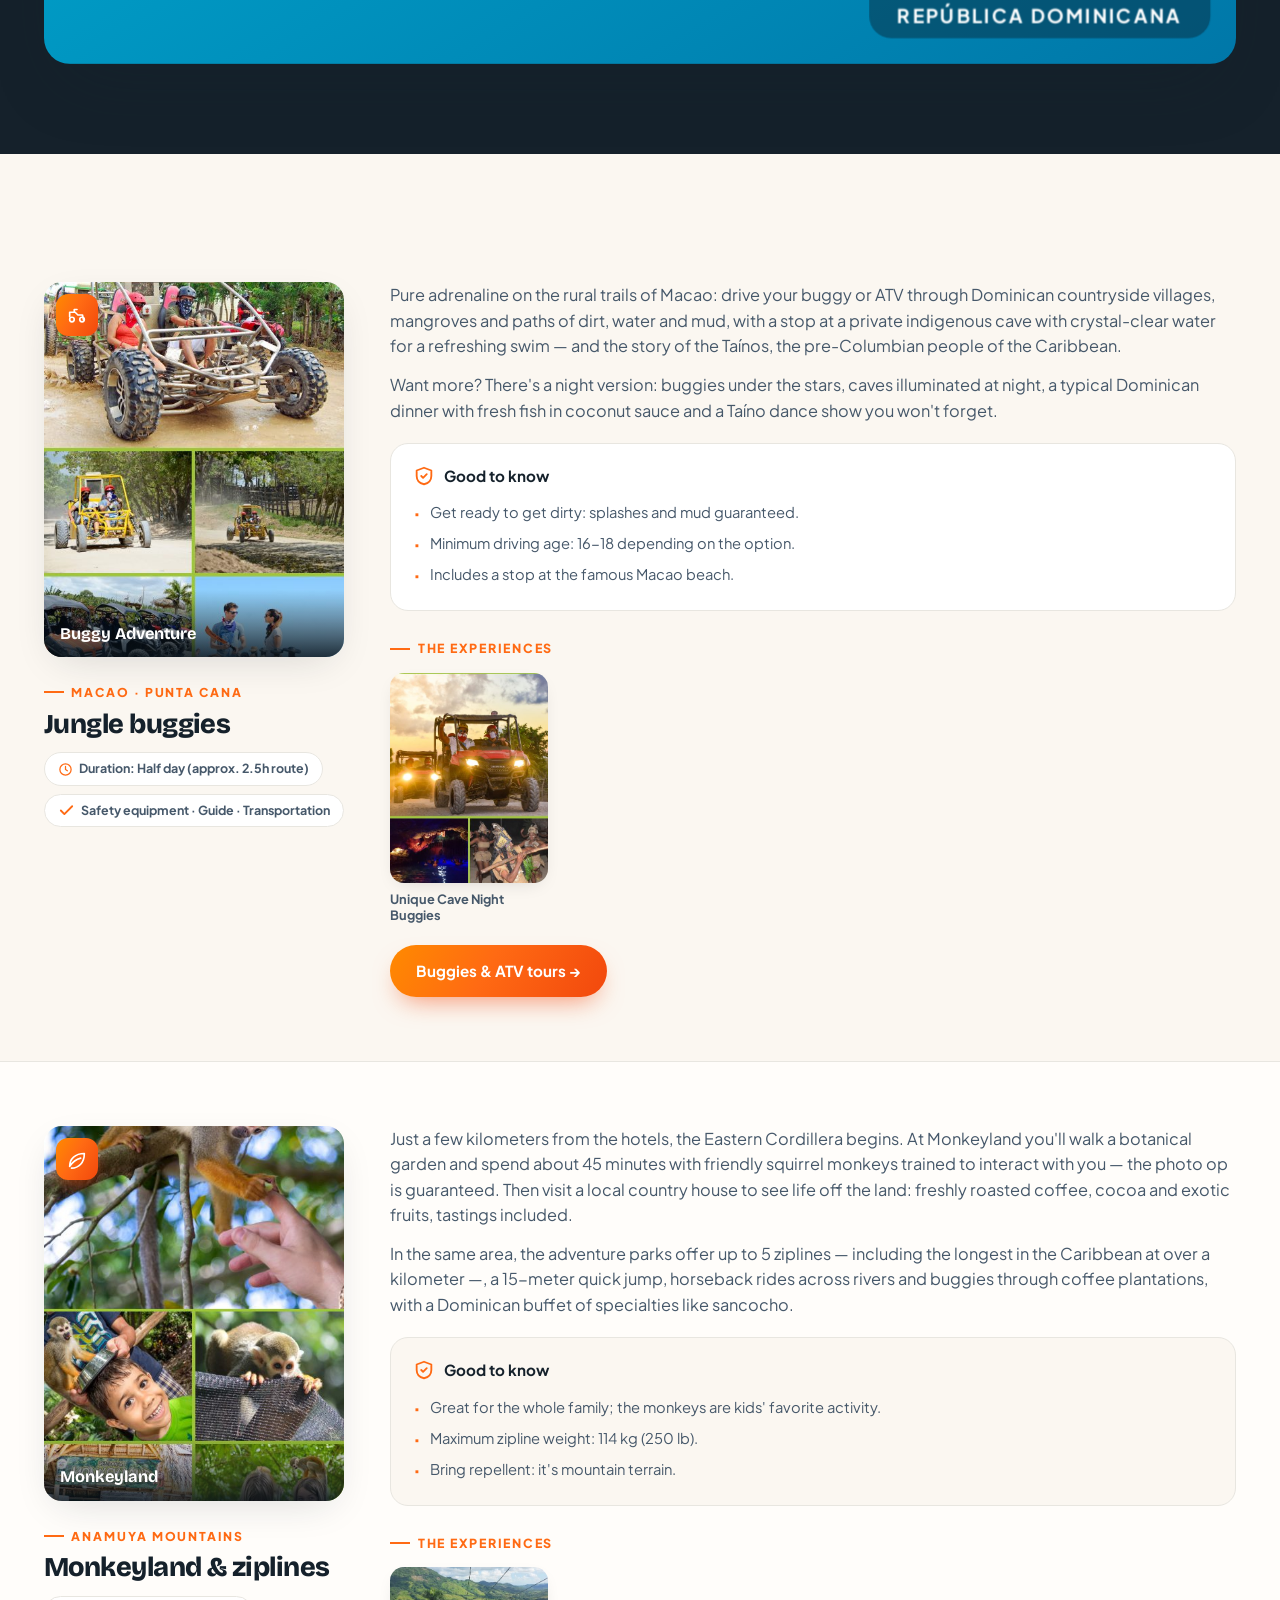
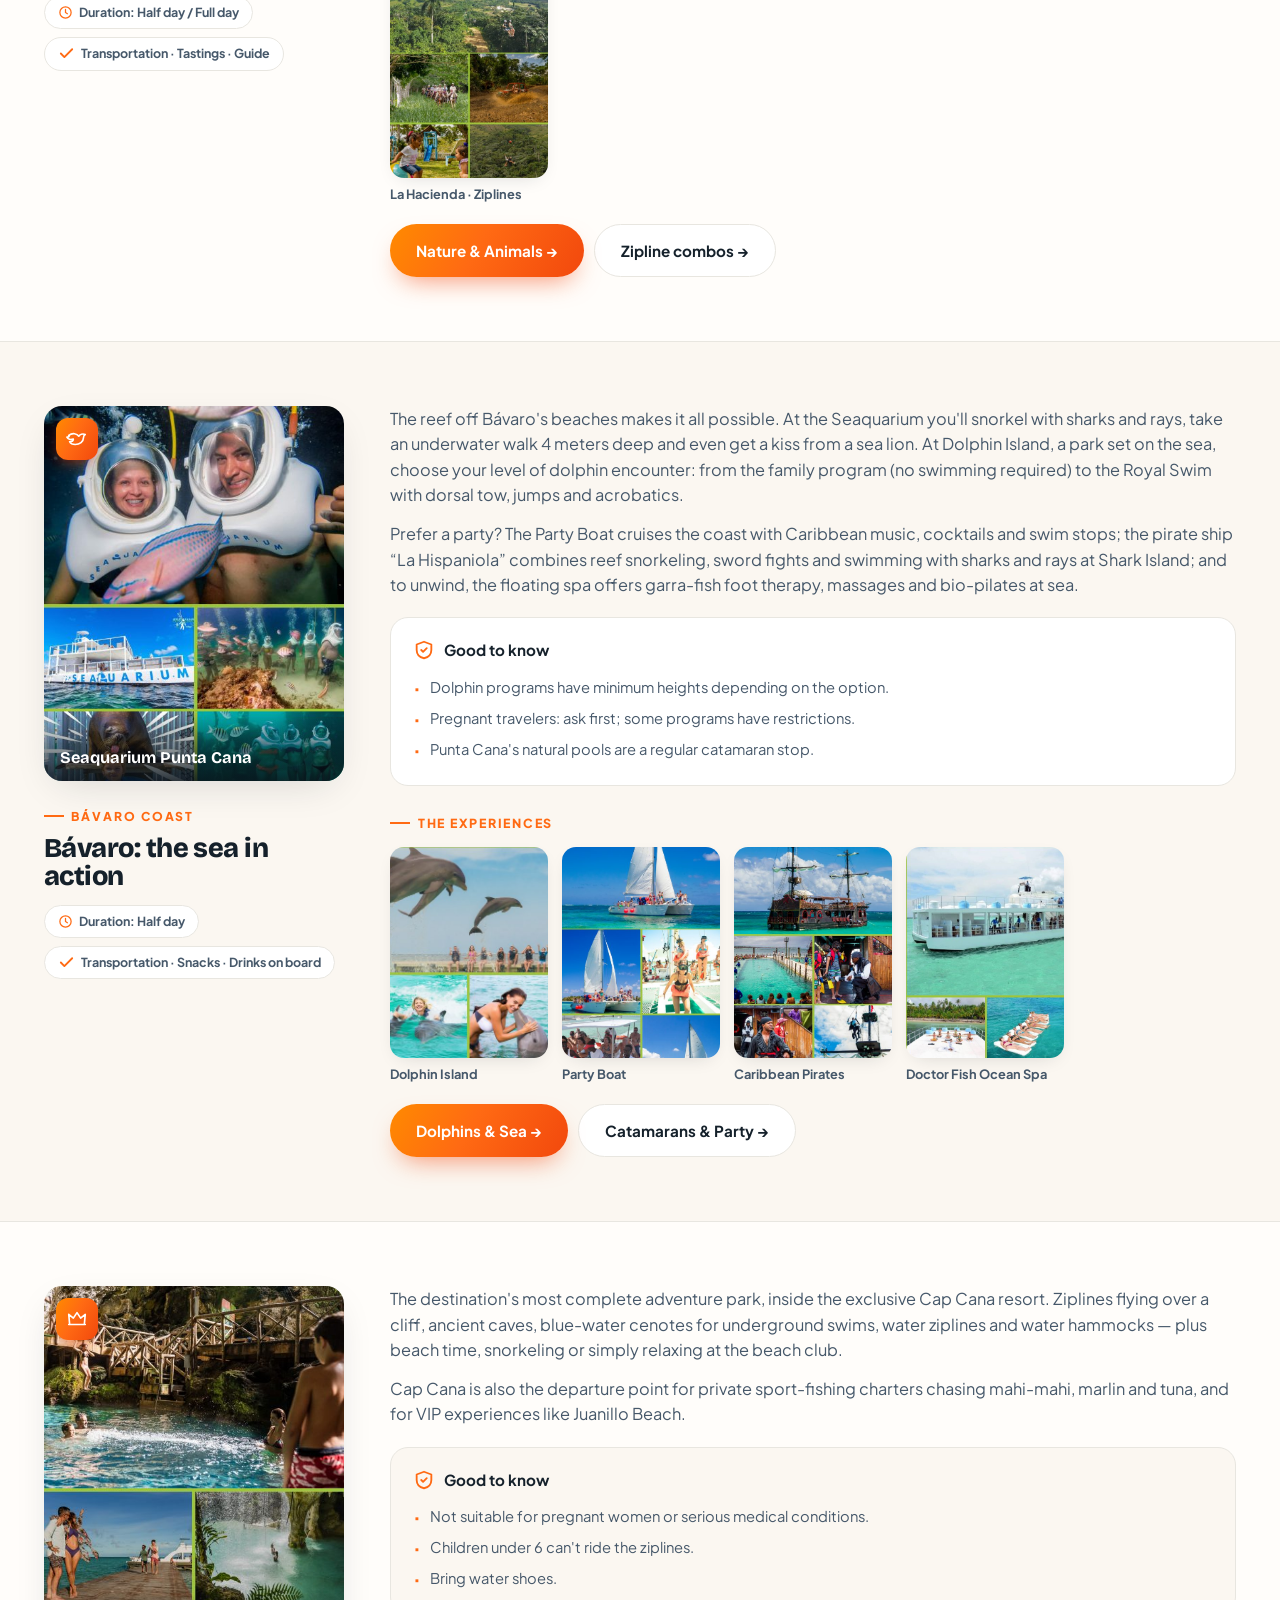
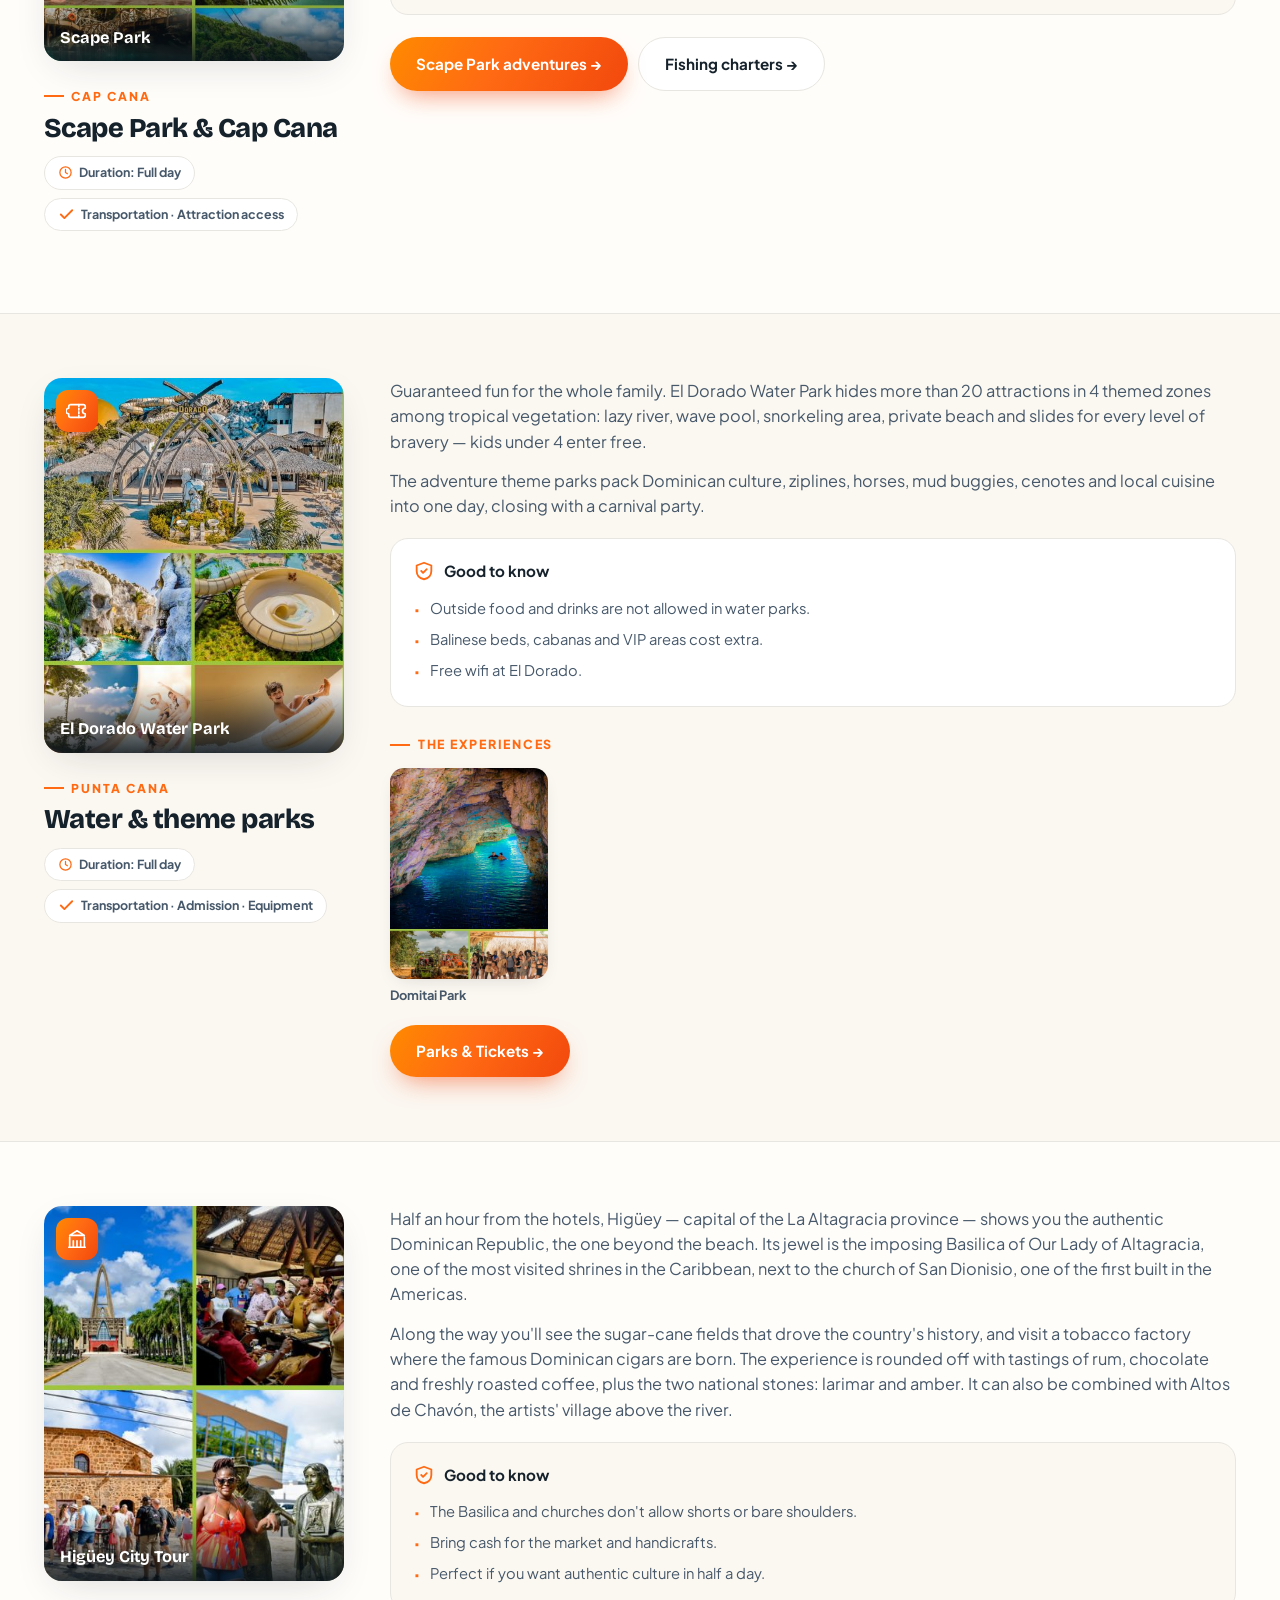
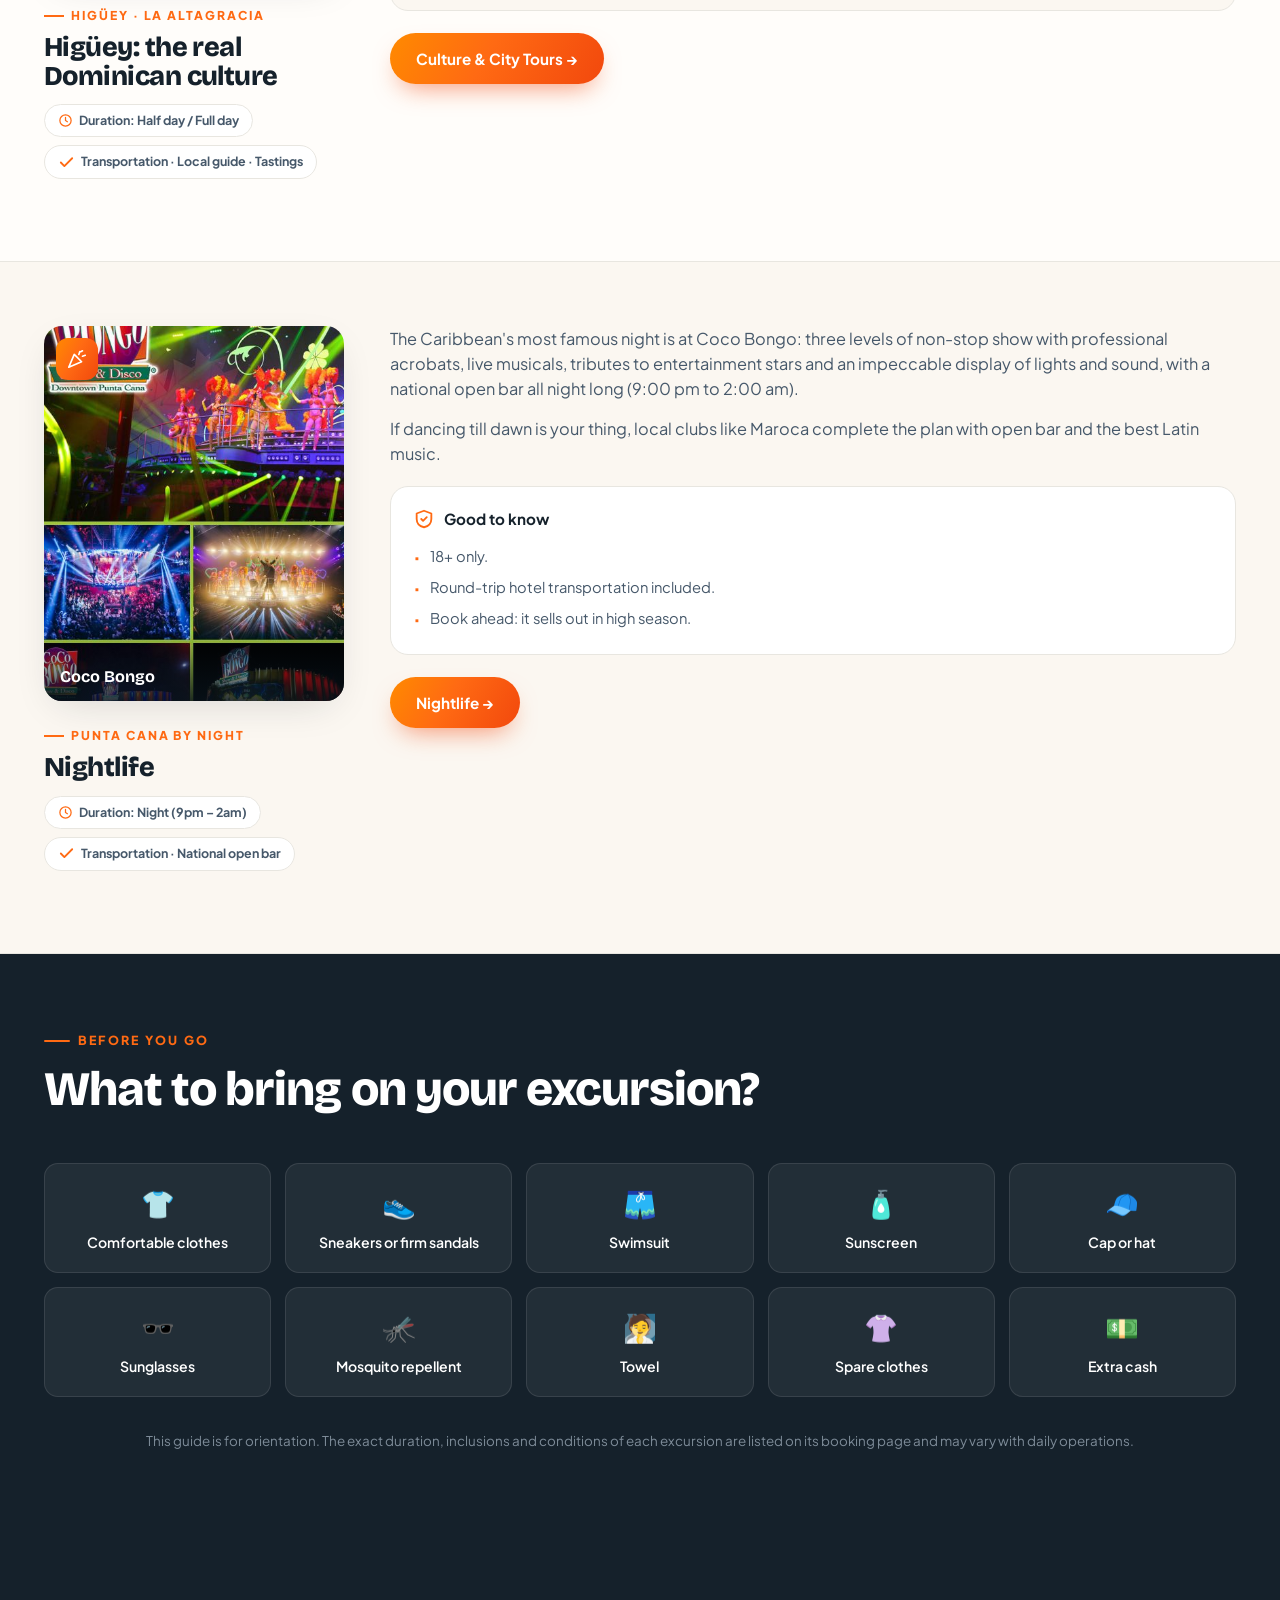
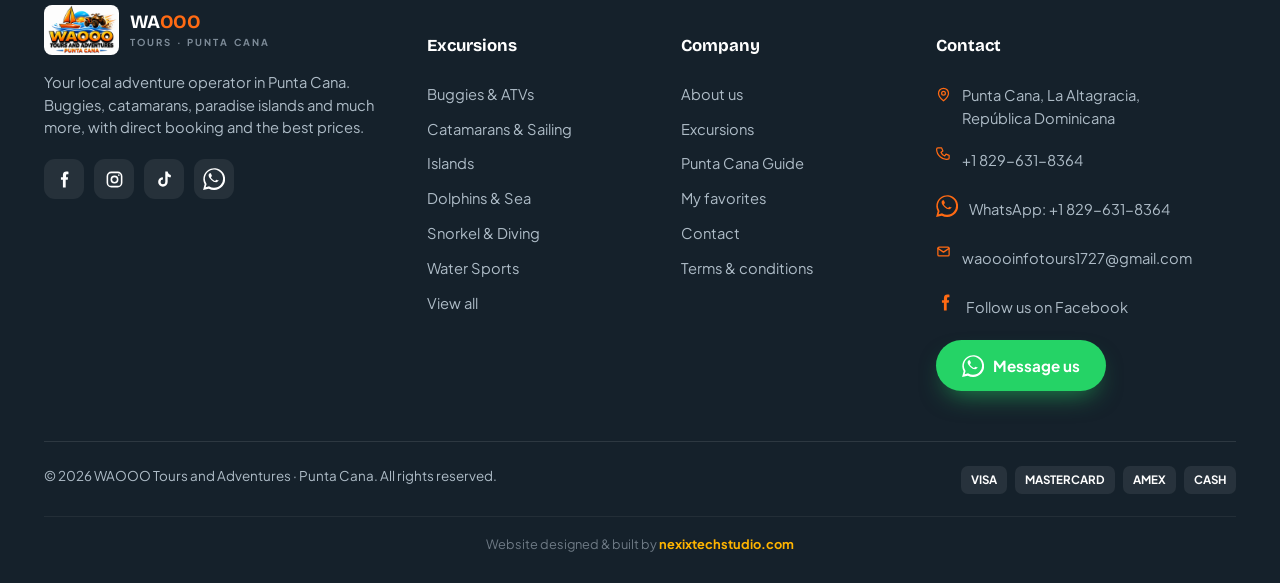
<file: guia.html>
<!DOCTYPE html>
<html lang="es">
<head>
<meta charset="UTF-8">
<meta name="viewport" content="width=device-width, initial-scale=1.0">
<title>Qué hacer en Punta Cana: guía de excursiones | WAOOO Tours</title>
<meta name="description" content="Guía de qué hacer en Punta Cana: buggies en Macao, Monkeyland, delfines en Bávaro, Scape Park, parques acuáticos, Higüey y vida nocturna. Con mapa de la zona.">
<meta name="keywords" content="que hacer en punta cana, guia punta cana, buggies macao, monkeyland, scape park, coco bongo, higuey">
<meta name="robots" content="index, follow, max-image-preview:large">
<meta name="theme-color" content="#FF6A13">
<link rel="canonical" href="https://waoootoursrd.com/guia.html">

<meta property="og:type" content="article">
<meta property="og:site_name" content="WAOOO Tours and Adventures">
<meta property="og:locale" content="es_DO">
<meta property="og:title" content="Qué hacer en Punta Cana: guía de excursiones | WAOOO Tours">
<meta property="og:description" content="Buggies, Monkeyland, delfines, Scape Park, parques y vida nocturna. Todo lo que hay que saber antes de reservar.">
<meta property="og:url" content="https://waoootoursrd.com/guia.html">
<meta property="og:image" content="https://waoootoursrd.com/assets/og-image.jpg">
<meta property="og:image:width" content="1200">
<meta property="og:image:height" content="630">
<meta name="twitter:card" content="summary_large_image">
<meta name="twitter:image" content="https://waoootoursrd.com/assets/og-image.jpg">

<link rel="icon" href="assets/waoo.jpeg">
<link rel="apple-touch-icon" href="assets/waoo.jpeg">
<link rel="preconnect" href="https://fonts.googleapis.com">
<link rel="preconnect" href="https://fonts.gstatic.com" crossorigin>
<link rel="stylesheet" href="https://fonts.googleapis.com/css2?family=Bricolage+Grotesque:opsz,wght@12..96,400;12..96,600;12..96,700;12..96,800&family=Plus+Jakarta+Sans:ital,wght@0,400;0,500;0,600;0,700;0,800&display=swap">
<link rel="stylesheet" href="assets/styles.css">

<script type="application/ld+json">
{
  "@context": "https://schema.org",
  "@type": "Article",
  "headline": "Qué hacer en Punta Cana: guía de excursiones",
  "description": "Guía de zonas y experiencias en Punta Cana: buggies en Macao, Monkeyland en Anamuya, delfines en Bávaro, Scape Park en Cap Cana, parques acuáticos, Higüey y vida nocturna.",
  "image": "https://waoootoursrd.com/assets/og-image.jpg",
  "author": { "@id": "https://waoootoursrd.com/#organizacion" },
  "publisher": { "@id": "https://waoootoursrd.com/#organizacion" },
  "mainEntityOfPage": "https://waoootoursrd.com/guia.html",
  "inLanguage": "es"
}
</script>
<style>
/* ===== hero compacto ===== */
.ghero{background:var(--ink);color:#fff;position:relative;overflow:hidden;padding:70px 0 60px}
.ghero::before{content:"";position:absolute;top:-40%;right:-8%;width:560px;height:560px;border-radius:50%;
  background:radial-gradient(circle,rgba(242,72,13,.25),transparent 62%)}
.ghero::after{content:"";position:absolute;bottom:-50%;left:-10%;width:500px;height:500px;border-radius:50%;
  background:radial-gradient(circle,rgba(0,166,206,.2),transparent 60%)}
.ghero .wrap{position:relative;z-index:1}
.ghero h1{font-size:clamp(2.1rem,4.6vw,3.4rem);max-width:18ch}
.ghero h1 em{font-style:normal;background:var(--grad-brand);-webkit-background-clip:text;background-clip:text;color:transparent}
.ghero p{color:#aebcc7;font-size:1.08rem;max-width:60ch;margin:16px 0 0}

/* ===== mapa ===== */
.map-sec{background:var(--ink);padding:10px 0 90px}
.map-frame{position:relative;border-radius:var(--radius-lg);overflow:hidden;box-shadow:var(--shadow-lg)}
.map-scroll{overflow-x:auto;-webkit-overflow-scrolling:touch;scrollbar-width:thin}
.map-scroll svg{display:block;min-width:780px;width:100%;height:auto}
.map-hint{display:none;text-align:center;color:#7d8b98;font-size:.8rem;font-weight:600;padding:10px 0 0}
@media(max-width:840px){.map-hint{display:block}}

/* animaciones del mapa */
.mk-dot{fill:var(--gold)}
.mk-ring{fill:none;stroke:var(--gold);stroke-width:2;opacity:0;transform-origin:center;transform-box:fill-box;
  animation:mkPulse 2.6s ease-out infinite;animation-delay:var(--pd,0s)}
@keyframes mkPulse{0%{transform:scale(.3);opacity:.9}70%{transform:scale(1.6);opacity:0}100%{opacity:0}}
.mk{cursor:pointer}
.mk circle.mk-dot{transition:.25s;transform-box:fill-box;transform-origin:center}
.mk:hover circle.mk-dot{transform:scale(1.6);fill:#fff}
.mk text{transition:.25s}
.mk:hover .mk-name{fill:var(--gold)}
.lead-line{stroke:rgba(255,255,255,.55);stroke-width:1.6;stroke-dasharray:1 6;stroke-linecap:round;fill:none}
.mk-name{fill:#fff;font-family:'Bricolage Grotesque',sans-serif;font-weight:700;font-size:17px;letter-spacing:.01em;
  paint-order:stroke;stroke:rgba(8,52,70,.55);stroke-width:4px;stroke-linejoin:round}
.mk-sub{fill:#e2f3fa;font-family:'Plus Jakarta Sans',sans-serif;font-weight:600;font-size:12.5px;
  paint-order:stroke;stroke:rgba(8,52,70,.5);stroke-width:3px;stroke-linejoin:round}
.zone-tag{fill:var(--gold);font-family:'Plus Jakarta Sans',sans-serif;font-style:italic;font-weight:700;font-size:12px;letter-spacing:.14em}
.map-title{fill:#fff;font-family:'Bricolage Grotesque',sans-serif;font-weight:800;font-size:46px;letter-spacing:-.01em}
.map-sub{fill:rgba(255,255,255,.85);font-family:'Plus Jakarta Sans',sans-serif;font-weight:600;font-size:15px;letter-spacing:.22em}
/* entrada escalonada */
.map-on .mapfade{opacity:0;animation:mapIn .8s ease forwards;animation-delay:var(--md,0s)}
@keyframes mapIn{to{opacity:1}}
.boat{animation:boatBob 3.2s ease-in-out infinite}
@keyframes boatBob{0%,100%{transform:translateY(0)}50%{transform:translateY(-4px)}}

/* ===== nav de secciones ===== */
.gnav{position:sticky;top:var(--header-h);z-index:40;background:rgba(251,247,241,.92);
  backdrop-filter:blur(12px);border-bottom:1px solid var(--line)}
.gnav .wrap{display:flex;gap:8px;overflow-x:auto;padding-top:12px;padding-bottom:12px;scrollbar-width:none}
.gnav .wrap::-webkit-scrollbar{display:none}
.gnav a{flex:0 0 auto;border:1.5px solid var(--line);background:#fff;border-radius:999px;
  padding:8px 16px;font-weight:700;font-size:.85rem;color:var(--ink-soft);transition:.2s;white-space:nowrap}
.gnav a:hover{border-color:var(--orange);color:var(--orange)}

/* ===== secciones de la guía ===== */
.gsec{padding:64px 0;border-bottom:1px solid var(--line);scroll-margin-top:calc(var(--header-h) + 70px)}
.gsec:nth-child(even){background:var(--cream)}
.gsec .inner{display:grid;grid-template-columns:300px 1fr;gap:46px;align-items:start}
@media(max-width:880px){.gsec .inner{grid-template-columns:1fr;gap:22px}}
.gside{position:sticky;top:calc(var(--header-h) + 76px)}
@media(max-width:880px){.gside{position:static}}
.gside .gic{width:64px;height:64px;border-radius:18px;background:var(--grad-sunset);color:#fff;
  display:grid;place-items:center;margin-bottom:16px;box-shadow:0 12px 26px -10px rgba(242,72,13,.5)}
.gside .gic svg{width:32px;height:32px}
.gzone{font-size:.76rem;font-weight:800;letter-spacing:.16em;text-transform:uppercase;color:var(--orange);
  display:inline-flex;align-items:center;gap:7px;margin-bottom:8px}
.gzone::before{content:"";width:20px;height:2px;background:var(--orange)}
.gside h2{font-size:1.7rem;margin-bottom:14px}
.gchips{display:flex;flex-wrap:wrap;gap:8px;margin:14px 0 18px}
.gchips span{background:#fff;border:1px solid var(--line);border-radius:999px;padding:6px 13px;
  font-size:.78rem;font-weight:700;color:var(--ink-soft);display:inline-flex;align-items:center;gap:6px}
.gchips span svg{color:var(--orange)}
.gbody p{color:var(--ink-soft);font-size:1.02rem;margin:0 0 14px}
.gknow{background:#fff;border:1px solid var(--line);border-radius:var(--radius);padding:20px 22px;margin-top:20px}
.gsec:nth-child(even) .gknow{background:var(--sand)}
.gknow b.kt{display:flex;align-items:center;gap:9px;font-size:.95rem;margin-bottom:10px;color:var(--ink)}
.gknow b.kt svg{color:var(--orange)}
.gknow li{display:flex;gap:9px;align-items:flex-start;color:var(--ink-soft);font-size:.92rem;padding:4px 0}
.gknow li::before{content:"·";color:var(--orange);font-weight:900;font-size:1.2rem;line-height:1.2}
.gctas{display:flex;gap:10px;flex-wrap:wrap;margin-top:22px}

/* foto de portada de la sección */
.gcover{position:relative;border-radius:var(--radius);overflow:hidden;margin-bottom:18px;
  box-shadow:var(--shadow);aspect-ratio:4/5;cursor:zoom-in}
.gcover img{width:100%;height:100%;object-fit:cover;transition:.55s}
.gcover:hover img{transform:scale(1.05)}
.gcover-cap{position:absolute;left:0;right:0;bottom:0;padding:34px 16px 14px;
  background:linear-gradient(transparent,rgba(8,18,26,.85));color:#fff;
  font-family:'Bricolage Grotesque',sans-serif;font-weight:700;font-size:1.02rem;line-height:1.2}
.gcover-tag{position:absolute;top:12px;left:12px;background:var(--grad-sunset);color:#fff;
  width:42px;height:42px;border-radius:12px;display:grid;place-items:center;box-shadow:0 6px 16px -4px rgba(242,72,13,.6)}
.gcover-tag svg{width:22px;height:22px}
@media(max-width:880px){.gcover{aspect-ratio:16/10}}

/* galería de fotos de los tours */
.gphotos-title{font-size:.78rem;font-weight:800;letter-spacing:.14em;text-transform:uppercase;
  color:var(--orange);margin:28px 0 14px;display:flex;align-items:center;gap:8px}
.gphotos-title::before{content:"";width:20px;height:2px;background:var(--orange)}
.gphotos{display:grid;grid-template-columns:repeat(auto-fill,minmax(138px,1fr));gap:14px}
.gphoto{cursor:zoom-in}
.gphoto-img{position:relative;border-radius:14px;overflow:hidden;aspect-ratio:3/4;box-shadow:var(--shadow-sm)}
.gphoto-img img{width:100%;height:100%;object-fit:cover;transition:.5s}
.gphoto:hover .gphoto-img img{transform:scale(1.07)}
.gphoto-cap{font-size:.8rem;font-weight:700;color:var(--ink-soft);margin-top:8px;line-height:1.25}

/* tips */
.tips-band{background:var(--ink);color:#fff;padding:70px 0}
.tips-band .section-title{color:#fff}
.tips-grid{display:grid;grid-template-columns:repeat(5,1fr);gap:14px;margin-top:34px}
@media(max-width:880px){.tips-grid{grid-template-columns:repeat(3,1fr)}}
@media(max-width:540px){.tips-grid{grid-template-columns:repeat(2,1fr)}}
.tip{background:rgba(255,255,255,.06);border:1px solid rgba(255,255,255,.1);border-radius:14px;
  padding:18px 14px;text-align:center;font-weight:600;font-size:.88rem;transition:.25s}
.tip:hover{background:rgba(255,255,255,.12);transform:translateY(-4px)}
.tip .te{font-size:1.7rem;display:block;margin-bottom:8px}
.gdisclaimer{color:#7d8b98;font-size:.84rem;text-align:center;margin-top:34px}
</style>
</head>
<body>
<div id="chrome"></div>

<!-- HERO -->
<section class="ghero">
  <div class="wrap">
    <span class="eyebrow" id="gh-eyebrow"></span>
    <h1 id="gh-title"></h1>
    <p id="gh-sub"></p>
  </div>
</section>

<!-- MAPA ANIMADO -->
<section class="map-sec">
  <div class="wrap">
    <div class="map-frame">
      <div class="map-scroll" id="mapScroll"></div>
    </div>
    <div class="map-hint" id="mapHint"></div>
  </div>
</section>

<!-- NAV DE SECCIONES -->
<nav class="gnav"><div class="wrap" id="gnavWrap"></div></nav>

<!-- SECCIONES -->
<div id="guideRoot"></div>

<!-- TIPS -->
<section class="tips-band">
  <div class="wrap">
    <div class="head-row" style="margin-bottom:0">
      <div>
        <span class="eyebrow" id="tips-eyebrow"></span>
        <h2 class="section-title" id="tips-title"></h2>
      </div>
    </div>
    <div class="tips-grid" id="tipsGrid"></div>
    <p class="gdisclaimer" id="gdisclaimer"></p>
  </div>
</section>

<div id="footer-slot"></div>

<script src="assets/data.js"></script>
<script src="assets/supabase.js"></script>
<script src="assets/i18n.js"></script>
<script src="assets/app.js"></script>
<script>
(async () => {
await sbBoot();
bootCommon('guide');

/* ============ CONTENIDO DE LA GUÍA (ES / EN) ============ */
const G = {
es: {
  eyebrow:"Guía informativa WAOOO",
  title:"Tu guía de aventuras en <em>Punta Cana</em>",
  sub:"Todo lo que necesitas saber antes de reservar: destinos, qué se vive en cada excursión y consejos de tu operador local.",
  map_hint:"← Desliza el mapa para explorar →",
  tips_eyebrow:"Antes de salir",
  tips_title:"¿Qué llevar a tu excursión?",
  tips:[["👕","Ropa cómoda"],["👟","Tenis o sandalia firme"],["🩳","Traje de baño"],["🧴","Bloqueador solar"],["🧢","Gorra o sombrero"],["🕶️","Lentes de sol"],["🦟","Repelente"],["🧖","Toalla"],["👚","Ropa de cambio"],["💵","Efectivo extra"]],
  disclaimer:"Esta guía es orientativa. La duración, lo incluido y las condiciones exactas de cada excursión están en su página de reserva y pueden variar según la operación diaria.",
  know:"Bueno saber",
  cta_zone:"Ver excursiones",
  dur:"Duración", inc:"Incluye",
  secs:[
    {id:"buggies", icon:"buggy", zone:"Macao · Punta Cana", title:"Buggies por la selva",
     p:["Adrenalina pura en los caminos rurales de Macao: manejarás tu buggy o ATV entre pueblos del campo dominicano, manglares y senderos de tierra, agua y lodo, con parada en una cueva indígena privada de aguas cristalinas para un baño refrescante y la historia de los taínos, los habitantes precolombinos del Caribe.",
      "¿Más aventura? Existe la versión nocturna: buggies bajo las estrellas, cuevas iluminadas de noche, cena típica dominicana con pescado fresco en salsa de coco y un show de baile taíno que no olvidarás."],
     know:["Prepárate para ensuciarte: salpicaduras y barro garantizados.","Edad mínima para conducir: 16-18 años según la opción.","Incluye parada en la famosa playa Macao."],
     dur:"Medio día (2h30 de ruta aprox.)", inc:"Equipo de seguridad · Guía · Transporte",
     ctas:[["Tours de Buggies & ATV","tours.html?cat=buggies"]]},
    {id:"anamuya", icon:"leaf", zone:"Montañas de Anamuya", title:"Monkeyland & tirolesas",
     p:["A pocos kilómetros de los hoteles comienza la Cordillera Oriental. En Monkeyland recorrerás un jardín botánico y convivirás durante unos 45 minutos con simpáticos monos ardilla entrenados para interactuar contigo — la foto está garantizada. Después visitarás una casa campesina para conocer cómo se vive del campo: café recién tostado, cacao y frutas exóticas con degustación incluida.",
      "En la misma zona, los parques de aventura ofrecen hasta 5 tirolesas — incluida la más larga del Caribe con más de un kilómetro —, salto “quick jump” de 15 metros, paseos a caballo cruzando ríos y buggies entre cafetales, con buffet dominicano de especialidades como el sancocho."],
     know:["Apto para toda la familia; los monos son la actividad favorita de los niños.","Peso máximo en tirolesas: 114 kg (250 lb).","Lleva repelente: es zona de montaña."],
     dur:"Medio día / Día completo", inc:"Transporte · Degustaciones · Guía",
     ctas:[["Naturaleza & Animales","tours.html?cat=naturaleza"],["Combos con tirolesas","tours.html?q=tirolesas"]]},
    {id:"bavaro", icon:"dolphin", zone:"Costa de Bávaro", title:"Bávaro: el mar en acción",
     p:["Frente a las playas de Bávaro está el arrecife que lo hace todo posible. En el Seaquarium harás snorkel con tiburones y rayas, una caminata submarina a 4 metros de profundidad y hasta recibirás el beso de un león marino. En Dolphin Island, un parque sobre el mar, puedes elegir tu nivel de encuentro con los delfines: desde el programa familiar (sin saber nadar) hasta el Royal Swim con remolque dorsal, saltos y acrobacias.",
      "¿Prefieres la fiesta? El Party Boat navega la costa con música caribeña, cócteles y paradas para nadar; el barco pirata “La Hispaniola” combina snorkel en arrecife virgen, duelos de espadas y nado con tiburones y rayas en Shark Island; y para relajarte, el spa flotante ofrece exfoliación con pececitos garra, masajes y biopilates en altamar."],
     know:["Los programas con delfines tienen estatura mínima según la opción.","Embarazadas: consulta antes; algunos programas tienen restricciones.","Las piscinas naturales de Punta Cana son parada habitual de los catamaranes."],
     dur:"Medio día", inc:"Transporte · Snacks · Bebidas a bordo",
     ctas:[["Delfines & Mar","tours.html?cat=delfines"],["Catamaranes & Fiesta","tours.html?cat=catamaran"]]},
    {id:"capcana", icon:"crown", zone:"Cap Cana", title:"Scape Park y Cap Cana",
     p:["El parque de aventuras más completo del destino, dentro del exclusivo complejo de Cap Cana. Tirolesas que vuelan sobre un acantilado, cuevas ancestrales, cenotes de aguas azules para nadar bajo tierra, zip lines acuáticos y hamacas de agua — más playa, snorkel o simplemente relax en el club de playa.",
      "Cap Cana es también el punto de partida de los charters privados de pesca deportiva en busca de dorado, marlín y atún, y de experiencias VIP como Juanillo Beach."],
     know:["No apto para embarazadas ni condiciones médicas serias.","Menores de 6 años no pueden subir a las tirolesas.","Lleva zapatos de agua."],
     dur:"Día completo", inc:"Transporte · Acceso a atracciones",
     ctas:[["Aventuras en Scape Park","tours.html?q=scape"],["Charters de pesca","tours.html?cat=pesca"]]},
    {id:"parques", icon:"ticket", zone:"Punta Cana", title:"Parques acuáticos y temáticos",
     p:["Diversión asegurada para toda la familia. El Dorado Water Park esconde entre la vegetación tropical más de 20 atracciones en 4 zonas temáticas: río lento, piscina de olas, zona de snorkel, playa privada y toboganes para todos los niveles de valentía — los menores de 4 años entran gratis.",
      "Los parques temáticos de aventura combinan en un solo día la cultura dominicana con tirolesas, caballos, buggies en el lodo, cenotes y gastronomía local, cerrando con fiesta de carnaval."],
     know:["En los parques acuáticos no se permite entrar comida ni bebidas.","Camas balinesas, cabañas y zonas VIP tienen costo adicional.","Wifi gratis en El Dorado."],
     dur:"Día completo", inc:"Transporte · Entrada · Equipos",
     ctas:[["Parques & Tickets","tours.html?cat=parques"]]},
    {id:"cultura", icon:"landmark", zone:"Higüey · La Altagracia", title:"Higüey: la cultura dominicana real",
     p:["A media hora de los hoteles, Higüey — capital de la provincia La Altagracia — te muestra la República Dominicana auténtica, la que está más allá de la playa. Su joya es la imponente Basílica de Nuestra Señora de la Altagracia, uno de los santuarios más visitados del Caribe, junto a la iglesia de San Dionisio, una de las primeras construidas en América.",
      "En el camino verás los campos de caña, motor histórico del país, y visitarás una fábrica de tabaco donde nacen los famosos cigarros dominicanos. La experiencia se completa con degustaciones de ron, chocolate y café recién tostado, y con las dos piedras nacionales: el larimar y el ámbar. Si quieres, se puede combinar con Altos de Chavón, la ciudad de artistas sobre el río."],
     know:["En la Basílica y las iglesias no se permite entrar con shorts ni hombros descubiertos.","Lleva efectivo para el mercado y las artesanías.","Ideal si quieres cultura auténtica en medio día."],
     dur:"Medio día / Día completo", inc:"Transporte · Guía local · Degustaciones",
     ctas:[["Cultura & City Tours","tours.html?cat=cultura"]]},
    {id:"noche", icon:"party", zone:"Punta Cana de noche", title:"Vida nocturna",
     p:["La noche más famosa del Caribe está en Coco Bongo: tres niveles de espectáculo continuo con acróbatas profesionales, musicales en vivo, tributos a las estrellas del entretenimiento y un despliegue impecable de luces y sonido, con barra libre de bebidas nacionales toda la noche (de 9:00 pm a 2:00 am).",
      "Si lo tuyo es bailar hasta el amanecer, las discotecas locales como Maroca completan el plan con barra libre y la mejor música latina."],
     know:["Solo mayores de 18 años.","Incluye transporte ida y vuelta desde tu hotel.","Reserva con anticipación: se agota en temporada alta."],
     dur:"Noche (9pm – 2am)", inc:"Transporte · Barra libre nacional",
     ctas:[["Vida Nocturna","tours.html?cat=nocturna"]]},
  ],
},
en: {
  eyebrow:"WAOOO travel guide",
  title:"Your adventure guide to <em>Punta Cana</em>",
  sub:"Everything you need to know before you book: destinations, what each excursion feels like, and tips from your local operator.",
  map_hint:"← Swipe the map to explore →",
  tips_eyebrow:"Before you go",
  tips_title:"What to bring on your excursion?",
  tips:[["👕","Comfortable clothes"],["👟","Sneakers or firm sandals"],["🩳","Swimsuit"],["🧴","Sunscreen"],["🧢","Cap or hat"],["🕶️","Sunglasses"],["🦟","Mosquito repellent"],["🧖","Towel"],["👚","Spare clothes"],["💵","Extra cash"]],
  disclaimer:"This guide is for orientation. The exact duration, inclusions and conditions of each excursion are listed on its booking page and may vary with daily operations.",
  know:"Good to know",
  cta_zone:"View excursions",
  dur:"Duration", inc:"Includes",
  secs:[
    {id:"buggies", icon:"buggy", zone:"Macao · Punta Cana", title:"Jungle buggies",
     p:["Pure adrenaline on the rural trails of Macao: drive your buggy or ATV through Dominican countryside villages, mangroves and paths of dirt, water and mud, with a stop at a private indigenous cave with crystal-clear water for a refreshing swim — and the story of the Taínos, the pre-Columbian people of the Caribbean.",
      "Want more? There's a night version: buggies under the stars, caves illuminated at night, a typical Dominican dinner with fresh fish in coconut sauce and a Taíno dance show you won't forget."],
     know:["Get ready to get dirty: splashes and mud guaranteed.","Minimum driving age: 16-18 depending on the option.","Includes a stop at the famous Macao beach."],
     dur:"Half day (approx. 2.5h route)", inc:"Safety equipment · Guide · Transportation",
     ctas:[["Buggies & ATV tours","tours.html?cat=buggies"]]},
    {id:"anamuya", icon:"leaf", zone:"Anamuya Mountains", title:"Monkeyland & ziplines",
     p:["Just a few kilometers from the hotels, the Eastern Cordillera begins. At Monkeyland you'll walk a botanical garden and spend about 45 minutes with friendly squirrel monkeys trained to interact with you — the photo op is guaranteed. Then visit a local country house to see life off the land: freshly roasted coffee, cocoa and exotic fruits, tastings included.",
      "In the same area, the adventure parks offer up to 5 ziplines — including the longest in the Caribbean at over a kilometer —, a 15-meter quick jump, horseback rides across rivers and buggies through coffee plantations, with a Dominican buffet of specialties like sancocho."],
     know:["Great for the whole family; the monkeys are kids' favorite activity.","Maximum zipline weight: 114 kg (250 lb).","Bring repellent: it's mountain terrain."],
     dur:"Half day / Full day", inc:"Transportation · Tastings · Guide",
     ctas:[["Nature & Animals","tours.html?cat=naturaleza"],["Zipline combos","tours.html?q=zip"]]},
    {id:"bavaro", icon:"dolphin", zone:"Bávaro Coast", title:"Bávaro: the sea in action",
     p:["The reef off Bávaro's beaches makes it all possible. At the Seaquarium you'll snorkel with sharks and rays, take an underwater walk 4 meters deep and even get a kiss from a sea lion. At Dolphin Island, a park set on the sea, choose your level of dolphin encounter: from the family program (no swimming required) to the Royal Swim with dorsal tow, jumps and acrobatics.",
      "Prefer a party? The Party Boat cruises the coast with Caribbean music, cocktails and swim stops; the pirate ship “La Hispaniola” combines reef snorkeling, sword fights and swimming with sharks and rays at Shark Island; and to unwind, the floating spa offers garra-fish foot therapy, massages and bio-pilates at sea."],
     know:["Dolphin programs have minimum heights depending on the option.","Pregnant travelers: ask first; some programs have restrictions.","Punta Cana's natural pools are a regular catamaran stop."],
     dur:"Half day", inc:"Transportation · Snacks · Drinks on board",
     ctas:[["Dolphins & Sea","tours.html?cat=delfines"],["Catamarans & Party","tours.html?cat=catamaran"]]},
    {id:"capcana", icon:"crown", zone:"Cap Cana", title:"Scape Park & Cap Cana",
     p:["The destination's most complete adventure park, inside the exclusive Cap Cana resort. Ziplines flying over a cliff, ancient caves, blue-water cenotes for underground swims, water ziplines and water hammocks — plus beach time, snorkeling or simply relaxing at the beach club.",
      "Cap Cana is also the departure point for private sport-fishing charters chasing mahi-mahi, marlin and tuna, and for VIP experiences like Juanillo Beach."],
     know:["Not suitable for pregnant women or serious medical conditions.","Children under 6 can't ride the ziplines.","Bring water shoes."],
     dur:"Full day", inc:"Transportation · Attraction access",
     ctas:[["Scape Park adventures","tours.html?q=scape"],["Fishing charters","tours.html?cat=pesca"]]},
    {id:"parques", icon:"ticket", zone:"Punta Cana", title:"Water & theme parks",
     p:["Guaranteed fun for the whole family. El Dorado Water Park hides more than 20 attractions in 4 themed zones among tropical vegetation: lazy river, wave pool, snorkeling area, private beach and slides for every level of bravery — kids under 4 enter free.",
      "The adventure theme parks pack Dominican culture, ziplines, horses, mud buggies, cenotes and local cuisine into one day, closing with a carnival party."],
     know:["Outside food and drinks are not allowed in water parks.","Balinese beds, cabanas and VIP areas cost extra.","Free wifi at El Dorado."],
     dur:"Full day", inc:"Transportation · Admission · Equipment",
     ctas:[["Parks & Tickets","tours.html?cat=parques"]]},
    {id:"cultura", icon:"landmark", zone:"Higüey · La Altagracia", title:"Higüey: the real Dominican culture",
     p:["Half an hour from the hotels, Higüey — capital of the La Altagracia province — shows you the authentic Dominican Republic, the one beyond the beach. Its jewel is the imposing Basilica of Our Lady of Altagracia, one of the most visited shrines in the Caribbean, next to the church of San Dionisio, one of the first built in the Americas.",
      "Along the way you'll see the sugar-cane fields that drove the country's history, and visit a tobacco factory where the famous Dominican cigars are born. The experience is rounded off with tastings of rum, chocolate and freshly roasted coffee, plus the two national stones: larimar and amber. It can also be combined with Altos de Chavón, the artists' village above the river."],
     know:["The Basilica and churches don't allow shorts or bare shoulders.","Bring cash for the market and handicrafts.","Perfect if you want authentic culture in half a day."],
     dur:"Half day / Full day", inc:"Transportation · Local guide · Tastings",
     ctas:[["Culture & City Tours","tours.html?cat=cultura"]]},
    {id:"noche", icon:"party", zone:"Punta Cana by night", title:"Nightlife",
     p:["The Caribbean's most famous night is at Coco Bongo: three levels of non-stop show with professional acrobats, live musicals, tributes to entertainment stars and an impeccable display of lights and sound, with a national open bar all night long (9:00 pm to 2:00 am).",
      "If dancing till dawn is your thing, local clubs like Maroca complete the plan with open bar and the best Latin music."],
     know:["18+ only.","Round-trip hotel transportation included.","Book ahead: it sells out in high season."],
     dur:"Night (9pm – 2am)", inc:"Transportation · National open bar",
     ctas:[["Nightlife","tours.html?cat=nocturna"]]},
  ],
},
}[LNG];

document.title = LNG==='es' ? 'Qué hacer en Punta Cana: guía de excursiones | WAOOO Tours'
                              : 'What to do in Punta Cana: excursion guide | WAOOO Tours';
document.getElementById('gh-eyebrow').textContent = G.eyebrow;
document.getElementById('gh-title').innerHTML = G.title;
document.getElementById('gh-sub').textContent = G.sub;
document.getElementById('mapHint').textContent = G.map_hint;

/* ============ FOTOS POR SECCIÓN (cada tour su foto) ============
   formato: id => [ [archivo, nombre_es, nombre_en], ... ]
   la primera foto es la portada de la sección. */
const GP = {
  buggies:[
    ["buggy-adventure","Aventura en Buggy","Buggy Adventure"],
    ["unique-cave","Buggies nocturnos en cueva","Unique Cave Night Buggies"],
  ],
  anamuya:[
    ["monkeyland","Monkeyland","Monkeyland"],
    ["la-hacienda-park","La Hacienda · Tirolesas","La Hacienda · Ziplines"],
  ],
  bavaro:[
    ["seaquarium-punta-cana","Seaquarium Punta Cana","Seaquarium Punta Cana"],
    ["dolphin-island","Dolphin Island","Dolphin Island"],
    ["party-boat","Party Boat","Party Boat"],
    ["caribbean-pirates","Caribbean Pirates","Caribbean Pirates"],
    ["doctor-fish-ocean-spa","Doctor Fish Ocean Spa","Doctor Fish Ocean Spa"],
  ],
  capcana:[
    ["scape-park-full-admission","Scape Park","Scape Park"],
  ],
  parques:[
    ["el-dorado-park","El Dorado Water Park","El Dorado Water Park"],
    ["domitai-park","Domitai Park","Domitai Park"],
  ],
  cultura:[
    ["higuey-city-tour","Higüey City Tour","Higüey City Tour"],
  ],
  noche:[
    ["coco-bongo","Coco Bongo","Coco Bongo"],
  ],
};
const photoName = p => LNG==='en' ? p[2] : p[1];
const ALLPHOTOS = [];   /* para el visor: {src, cap} en orden de aparición */

/* ============ MAPA ANIMADO ============ */
const MAP_LABELS = LNG==='es' ? {
  uvero:["Uvero Alto","Playas vírgenes · Delfines"],
  anamuya:["Anamuya","Monkeyland · Tirolesas"],
  macao:["Macao","Buggies & ATV"],
  bavaroSea:["Bávaro","Delfines · Seaquarium · Catamaranes"],
  pc:["Punta Cana","Coco Bongo · Vida nocturna"],
  capcana:["Cap Cana","Scape Park · Pesca"],
  higuey:["Higüey","Basílica · City Tour"],
} : {
  uvero:["Uvero Alto","Untouched beaches · Dolphins"],
  anamuya:["Anamuya","Monkeyland · Ziplines"],
  macao:["Macao","Buggies & ATVs"],
  bavaroSea:["Bávaro","Dolphins · Seaquarium · Catamarans"],
  pc:["Punta Cana","Coco Bongo · Nightlife"],
  capcana:["Cap Cana","Scape Park · Fishing"],
  higuey:["Higüey","Basilica · City Tour"],
};

/* marcadores: [key, x, y, lx, ly, anchor, href]  (l = posición del texto) */
const MARKERS = [
  ["uvero",    742,252, 800,205, "start",  "tour.html?id=dolphin-uvero"],
  ["macao",    772,298, 828,282, "start",  "tours.html?cat=buggies"],
  ["anamuya",  620,335, 566,318, "end",    "tours.html?cat=naturaleza"],
  ["bavaroSea",802,352, 858,352, "start",  "tours.html?cat=delfines"],
  ["pc",       830,412, 872,418, "start",  "tours.html?cat=nocturna"],
  ["capcana",  806,468, 856,488, "start",  "tours.html?q=scape"],
  ["higuey",   660,432, 600,462, "end",    "tours.html?cat=cultura"],
];

function mapSVG(){
  let d = 0;
  const marks = MARKERS.map(m=>{
    const [k,x,y,lx,ly,anchor,href] = m;
    const [name,sub] = MAP_LABELS[k];
    d += 0.12;
    /* línea punteada del punto al texto */
    const line = (Math.abs(lx-x)>4||Math.abs(ly-y)>4)
      ? `<path class="lead-line" d="M${x},${y} L${lx},${ly>y?ly-16:ly+8}"/>` : '';
    return `<a href="${href}">
      <g class="mk mapfade" style="--md:${d.toFixed(2)}s">
        ${line}
        <circle class="mk-ring" cx="${x}" cy="${y}" r="13" style="--pd:${(d*2).toFixed(2)}s"/>
        <circle class="mk-dot" cx="${x}" cy="${y}" r="6.5"/>
        <text class="mk-name" x="${lx}" y="${ly}" text-anchor="${anchor}">${name}</text>
        ${sub?`<text class="mk-sub" x="${lx}" y="${ly+17}" text-anchor="${anchor}">${sub}</text>`:''}
      </g></a>`;
  }).join('');

  return `<svg viewBox="430 15 650 645" xmlns="http://www.w3.org/2000/svg" role="img" aria-label="Mapa de excursiones Punta Cana">
    <defs>
      <linearGradient id="sea" x1="0" y1="0" x2="1" y2="1">
        <stop offset="0" stop-color="#16C7C2"/><stop offset=".55" stop-color="#00A6CE"/><stop offset="1" stop-color="#0077A8"/>
      </linearGradient>
      <pattern id="landDots" width="15" height="15" patternUnits="userSpaceOnUse">
        <circle cx="7.5" cy="7.5" r="3" fill="#FBF7F1" opacity=".92"/>
      </pattern>
      <pattern id="landDotsSm" width="12" height="12" patternUnits="userSpaceOnUse">
        <circle cx="6" cy="6" r="2.2" fill="#FBF7F1" opacity=".92"/>
      </pattern>
    </defs>

    <rect width="1080" height="660" fill="url(#sea)"/>
    <path d="M0,330 Q270,300 540,330 T1080,330" stroke="rgba(255,255,255,.07)" stroke-width="2" fill="none"/>
    <path d="M0,440 Q270,410 540,440 T1080,440" stroke="rgba(255,255,255,.06)" stroke-width="2" fill="none"/>

    <!-- tierra firme: región este de RD (Sabana de la Mar → Miches → Punta Cana → La Romana) -->
    <path fill="url(#landDots)" d="M0,225 C90,216 180,212 260,215 C340,218 420,212 480,218
      C560,226 640,238 700,258 C745,275 775,300 800,335
      C818,362 830,386 832,412 C833,440 822,458 805,470
      C775,490 745,495 715,498 C670,503 640,506 610,508
      C560,512 510,516 450,519 C330,524 160,528 0,533 Z"/>
    <!-- península de Samaná (brazo hacia el este, con su bahía debajo) -->
    <path fill="url(#landDots)" d="M0,160 C30,150 62,142 95,138 C140,112 220,92 300,84
      C350,79 395,84 405,98 C410,112 380,124 335,130 C270,140 180,148 120,152
      C80,155 35,160 0,163 Z"/>
    <!-- Cayo Levantado (en la bahía de Samaná) -->
    <circle cx="330" cy="170" r="6" fill="#FBF7F1" opacity=".92"/>
    <!-- Isla Saona (frente a la costa sureste) -->
    <ellipse cx="718" cy="588" rx="64" ry="21" fill="url(#landDotsSm)" transform="rotate(-3 718 588)"/>
    <!-- Isla Catalina (pegada a La Romana) -->
    <ellipse cx="540" cy="552" rx="19" ry="11" fill="url(#landDotsSm)"/>

    <!-- título -->
    <g class="mapfade" style="--md:0s">
      <text class="map-title" x="1045" y="70" text-anchor="end">Punta Cana</text>
      <text class="map-sub" x="1045" y="98" text-anchor="end">WAOOO TOURS &amp; ADVENTURES</text>
    </g>

    <!-- barquito animado Bayahibe → Saona -->
    <g class="boat mapfade" style="--md:1.6s">
      <g>
        <animateMotion dur="7s" repeatCount="indefinite" rotate="auto"
          path="M618,518 C642,538 668,554 692,566"/>
        <path d="M0,-3 L14,2 L0,7 Z" fill="#fff"/>
        <path d="M3,-3 L3,-14 L11,-3 Z" fill="#FFB400"/>
      </g>
    </g>

    ${marks}

    <!-- inset de la isla -->
    <g class="mapfade" style="--md:1.4s" opacity=".95" transform="translate(80,0)">
      <rect x="800" y="560" width="186" height="86" rx="12" fill="rgba(11,36,52,.45)"/>
      <path fill="#FBF7F1" opacity=".85" d="M815,605 C825,592 845,588 865,592 C885,586 905,588 925,594
        C945,598 962,602 972,608 C962,616 945,620 925,618 C905,622 885,620 865,616 C845,620 825,616 815,605 Z"/>
      <rect x="930" y="588" width="44" height="34" rx="4" fill="none" stroke="#FF6A13" stroke-width="2.5"/>
      <text x="893" y="638" text-anchor="middle" fill="#fff" font-family="Plus Jakarta Sans" font-weight="700" font-size="10.5" letter-spacing=".12em">REPÚBLICA DOMINICANA</text>
    </g>
  </svg>`;
}
const mapScroll = document.getElementById('mapScroll');
mapScroll.innerHTML = mapSVG();

/* animación de entrada del mapa al verlo */
new IntersectionObserver((es,o)=>{es.forEach(e=>{if(e.isIntersecting){e.target.classList.add('map-on');o.unobserve(e.target)}})},{threshold:.2})
  .observe(mapScroll);

/* ============ NAV + SECCIONES ============ */
document.getElementById('gnavWrap').innerHTML =
  G.secs.map(s=>`<a href="#${s.id}">${s.title}</a>`).join('');

const galleryLabel = LNG==='en' ? 'The experiences' : 'Las experiencias';
let pIdx = 0;
document.getElementById('guideRoot').innerHTML = G.secs.map(s=>{
  const photos = GP[s.id] || [];
  const cover = photos[0];
  const rest = photos.slice(1);

  let coverHTML = `<div class="gic">${IC[s.icon]||IC.island}</div>`;
  if(cover){
    const ci = pIdx++;
    ALLPHOTOS[ci] = {src:`assets/fotos/${cover[0]}.jpg`, cap:photoName(cover)};
    coverHTML = `<div class="gcover" onclick="openLB(${ci})">
        <img src="assets/fotos/${cover[0]}.jpg" alt="${photoName(cover)}" loading="lazy">
        <div class="gcover-tag">${IC[s.icon]||IC.island}</div>
        <div class="gcover-cap">${photoName(cover)}</div>
      </div>`;
  }

  let galleryHTML = '';
  if(rest.length){
    galleryHTML = `<div class="gphotos-title">${galleryLabel}</div>
      <div class="gphotos">${rest.map(p=>{
        const gi = pIdx++;
        ALLPHOTOS[gi] = {src:`assets/fotos/${p[0]}.jpg`, cap:photoName(p)};
        return `<div class="gphoto" onclick="openLB(${gi})">
          <div class="gphoto-img"><img src="assets/fotos/${p[0]}.jpg" alt="${photoName(p)}" loading="lazy"></div>
          <div class="gphoto-cap">${photoName(p)}</div>
        </div>`;
      }).join('')}</div>`;
  }

  return `
  <section class="gsec" id="${s.id}">
    <div class="wrap"><div class="inner">
      <div class="gside reveal">
        ${coverHTML}
        <span class="gzone">${s.zone}</span>
        <h2>${s.title}</h2>
        <div class="gchips">
          <span>${IC.clock} ${G.dur}: ${s.dur}</span>
          <span>${IC.check} ${s.inc}</span>
        </div>
      </div>
      <div class="gbody reveal">
        ${s.p.map(p=>`<p>${p}</p>`).join('')}
        <div class="gknow">
          <b class="kt">${IC.shield} ${G.know}</b>
          <ul>${s.know.map(k=>`<li>${k}</li>`).join('')}</ul>
        </div>
        ${galleryHTML}
        <div class="gctas">
          ${s.ctas.map((c,i)=>`<a class="btn ${i===0?'btn-primary':'btn-outline'}" href="${c[1]}">${c[0]} →</a>`).join('')}
        </div>
      </div>
    </div></div>
  </section>`;
}).join('');

/* ============ VISOR (lightbox) ============ */
(function(){
  const lb = document.createElement('div');
  lb.className = 'lb'; lb.id = 'glb';
  lb.innerHTML = `<button class="lb-x" onclick="closeLB()">✕</button>
    <button class="lb-prev" onclick="lbNav(-1)">‹</button>
    <img id="glbImg" alt="">
    <button class="lb-next" onclick="lbNav(1)">›</button>
    <span class="lb-count" id="glbCount"></span>`;
  lb.addEventListener('click', e=>{ if(e.target===lb) closeLB(); });
  document.body.appendChild(lb);
  let i = 0;
  function show(){
    document.getElementById('glbImg').src = ALLPHOTOS[i].src;
    document.getElementById('glbCount').textContent = ALLPHOTOS[i].cap + '  ·  ' + (i+1) + ' / ' + ALLPHOTOS.length;
  }
  window.openLB = n => { i = n; show(); lb.classList.add('open'); };
  window.closeLB = () => lb.classList.remove('open');
  window.lbNav = d => { i = (i+d+ALLPHOTOS.length)%ALLPHOTOS.length; show(); };
  document.addEventListener('keydown', e=>{
    if(!lb.classList.contains('open')) return;
    if(e.key==='Escape') closeLB();
    else if(e.key==='ArrowRight') lbNav(1);
    else if(e.key==='ArrowLeft') lbNav(-1);
  });
})();

/* tips */
document.getElementById('tips-eyebrow').textContent = G.tips_eyebrow;
document.getElementById('tips-title').textContent = G.tips_title;
document.getElementById('tipsGrid').innerHTML =
  G.tips.map(t=>`<div class="tip"><span class="te">${t[0]}</span>${t[1]}</div>`).join('');
document.getElementById('gdisclaimer').textContent = G.disclaimer;

initReveal();
})();
</script>
</body>
</html>
</file>
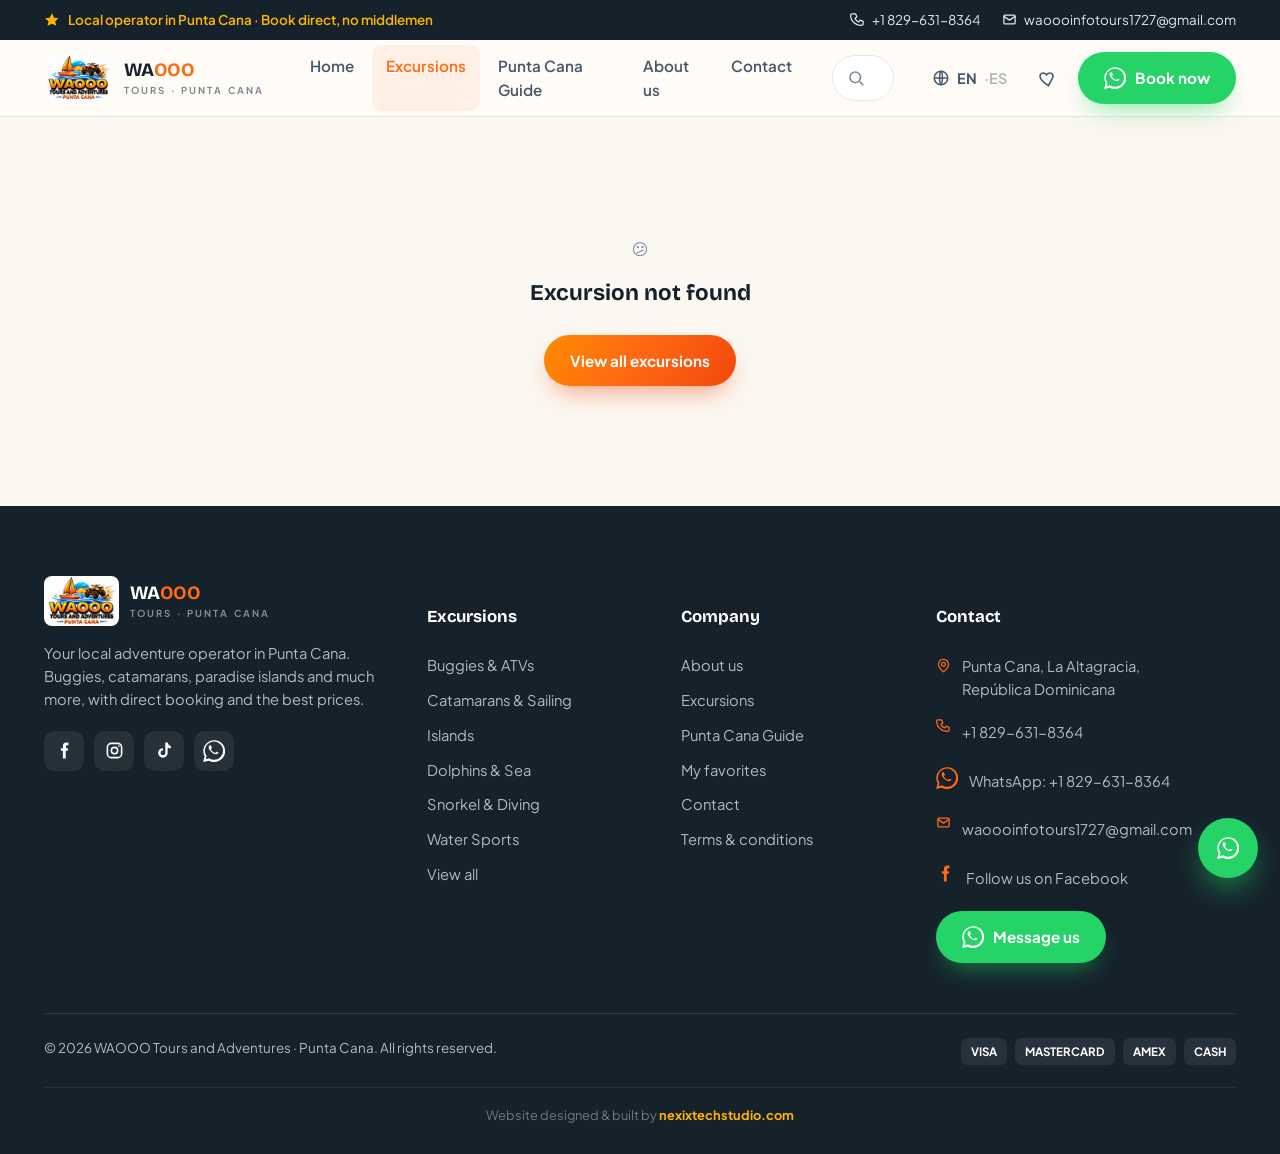
<file: tour.html>
<!DOCTYPE html>
<html lang="es">
<head>
<meta charset="UTF-8">
<meta name="viewport" content="width=device-width, initial-scale=1.0">
<title>Excursión en Punta Cana | WAOOO Tours and Adventures</title>
<meta name="description" content="Detalles, precio y reserva de esta excursión en Punta Cana con WAOOO Tours: operador local, cancelación gratis 24h antes y reserva directa por WhatsApp.">
<meta name="robots" content="index, follow, max-image-preview:large">
<meta name="theme-color" content="#FF6A13">

<meta property="og:type" content="product">
<meta property="og:site_name" content="WAOOO Tours and Adventures">
<meta property="og:locale" content="es_DO">
<meta property="og:title" content="Excursión en Punta Cana | WAOOO Tours">
<meta property="og:description" content="Reserva tu excursión en Punta Cana con tu operador local. Cancelación gratis 24h antes.">
<meta property="og:image" content="https://waoootoursrd.com/assets/og-image.jpg">
<meta property="og:image:width" content="1200">
<meta property="og:image:height" content="630">
<meta name="twitter:card" content="summary_large_image">
<meta name="twitter:image" content="https://waoootoursrd.com/assets/og-image.jpg">

<link rel="icon" href="assets/waoo.jpeg">
<link rel="apple-touch-icon" href="assets/waoo.jpeg">
<link rel="preconnect" href="https://fonts.googleapis.com">
<link rel="preconnect" href="https://fonts.gstatic.com" crossorigin>
<link rel="stylesheet" href="https://fonts.googleapis.com/css2?family=Bricolage+Grotesque:opsz,wght@12..96,400;12..96,600;12..96,700;12..96,800&family=Plus+Jakarta+Sans:ital,wght@0,400;0,500;0,600;0,700;0,800&display=swap">
<link rel="stylesheet" href="assets/styles.css">
</head>
<body>
<div id="chrome"></div>

<div class="wrap" id="detailRoot"></div>

<section class="related" id="relatedSection" style="display:none">
  <div class="wrap">
    <div class="head-row">
      <div><span class="eyebrow" data-i18n="ey_rel">Te puede gustar</span><h2 class="section-title" data-i18n="ti_rel">Aventuras similares</h2></div>
      <a class="btn btn-outline" href="tours.html" data-i18n="btn_viewall">Ver todas</a>
    </div>
    <div class="grid" id="relatedGrid"></div>
  </div>
</section>

<div id="footer-slot"></div>

<!-- LIGHTBOX -->
<div class="lb" id="lb" onclick="if(event.target===this)closeLB()">
  <button class="lb-x" onclick="closeLB()">✕</button>
  <button class="lb-prev" onclick="lbNav(-1)">‹</button>
  <img id="lbImg" alt="">
  <button class="lb-next" onclick="lbNav(1)">›</button>
  <span class="lb-count" id="lbCount"></span>
</div>

<script src="assets/data.js"></script>
<script src="assets/tour-photos.js"></script>
<script src="assets/supabase.js"></script>
<script src="assets/i18n.js"></script>
<script src="assets/app.js"></script>
<script>
(async () => {
  await sbBoot();
  bootCommon('tours');

  const id = new URLSearchParams(location.search).get('id');
  const t = TOURS.find(x=>x.id===id);
  const root = document.getElementById('detailRoot');

  if(!t){
    root.innerHTML = `<div class="empty" style="padding:120px 20px">😕<b>${T.nf_t}</b>
      <a class="btn btn-primary" href="tours.html" style="margin-top:18px">${T.nf_btn}</a></div>`;
  } else {
    const name = tourName(t);
    document.title = name + ' · WAOOO Tours';
    const blurb = blurbFor(t.cat);
    const includes = includesFor(t.cat);
    const catIcon = IC[(CATEGORIES.find(c=>c.key===t.cat)||{}).icon] || '';

    /* galería: foto principal + fotos extra del tour (t.image + t.gallery) */
    const photos = [t.image, ...(t.gallery||[])].filter(Boolean);

    /* ---------- SEO de esta excursión ---------- */
    (function(){
      const SITIO = 'https://waoootoursrd.com';
      const urlTour = SITIO + '/tour.html?id=' + encodeURIComponent(t.id);
      const abs = u => u ? (u.startsWith('http') ? u : SITIO + '/' + u.replace(/^\.?\//,'')) : SITIO + '/assets/og-image.jpg';
      const desc = `${name} en ${t.zone}, Punta Cana. Desde ${money(t.price)} USD por persona · ${durLabel(t.duration)}. ${blurb}`
        .replace(/\s+/g,' ').slice(0,300).trim();

      const set = (sel, attr, val) => {
        let el = document.head.querySelector(sel);
        if(!el){
          el = document.createElement(sel.startsWith('link') ? 'link' : 'meta');
          if(sel.includes('property=')) el.setAttribute('property', sel.match(/property="([^"]+)"/)[1]);
          else if(sel.includes('name=')) el.setAttribute('name', sel.match(/name="([^"]+)"/)[1]);
          else if(sel.includes('rel=')) el.setAttribute('rel', sel.match(/rel="([^"]+)"/)[1]);
          document.head.appendChild(el);
        }
        el.setAttribute(attr, val);
      };
      set('meta[name="description"]', 'content', desc.slice(0,160));
      set('link[rel="canonical"]', 'href', urlTour);
      set('meta[property="og:title"]', 'content', name + ' | WAOOO Tours Punta Cana');
      set('meta[property="og:description"]', 'content', desc.slice(0,200));
      set('meta[property="og:url"]', 'content', urlTour);
      set('meta[property="og:image"]', 'content', abs(photos[0]));
      set('meta[name="twitter:image"]', 'content', abs(photos[0]));

      const ld = {
        "@context":"https://schema.org",
        "@type":"Product",
        "name": name,
        "description": desc,
        "image": photos.length ? photos.map(abs) : [SITIO + '/assets/og-image.jpg'],
        "category": catLabel(t.cat),
        "brand": { "@type":"Brand", "name":"WAOOO Tours and Adventures" },
        "offers": {
          "@type":"Offer",
          "url": urlTour,
          "price": t.price,
          "priceCurrency":"USD",
          "availability":"https://schema.org/InStock",
          "seller": { "@type":"TravelAgency", "name":"WAOOO Tours and Adventures", "@id": SITIO + "/#organizacion" }
        }
      };
      const bc = {
        "@context":"https://schema.org",
        "@type":"BreadcrumbList",
        "itemListElement":[
          {"@type":"ListItem","position":1,"name":"Inicio","item":SITIO + "/"},
          {"@type":"ListItem","position":2,"name":T.nav_tours,"item":SITIO + "/tours.html"},
          {"@type":"ListItem","position":3,"name":catLabel(t.cat),"item":SITIO + "/tours.html?cat=" + t.cat},
          {"@type":"ListItem","position":4,"name":name,"item":urlTour}
        ]
      };
      [ld, bc].forEach(obj => {
        const s = document.createElement('script');
        s.type = 'application/ld+json';
        s.textContent = JSON.stringify(obj);
        document.head.appendChild(s);
      });
    })();
    const slot = i => {
      if(photos[i]){
        const more = (i===2 && photos.length>3) ? `<span class="g-more">+${photos.length-3}</span>` : '';
        return `<div class="g-item" onclick="openLB(${i})"><img src="${photos[i]}" alt="${name}" loading="lazy">${more}</div>`;
      }
      return placeholder(t);
    };
    /* con una sola foto se muestra a lo ancho; con varias, mosaico */
    const gallery = photos.length === 1
      ? `<div class="gallery gallery-single"><div class="g-main">${slot(0)}</div></div>`
      : `<div class="gallery">
        <div class="g-main">${slot(0)}</div>
        <div class="g-thumb">${slot(1)}</div>
        <div class="g-thumb">${slot(2)}</div>
      </div>`;

    const favOn = getFavs().includes(t.id)?' on':'';

    root.innerHTML = `
    <div class="detail-head" style="padding-top:26px">
      <div class="crumb"><a href="index.html">${T.crumb_home}</a> › <a href="tours.html">${T.nav_tours}</a> › <a href="tours.html?cat=${t.cat}">${catLabel(t.cat)}</a></div>
      <h1>${name}</h1>
      <span class="detail-loc">${IC.pin} ${T.loc_line(t.zone)}</span>
    </div>
    ${gallery}
    <div class="detail-wrap">
      <div>
        <div class="detail-tags">
          <span class="t">${IC.clock} ${T.d_dur} ${durLabel(t.duration)}</span>
          <span class="t">${catIcon} ${catLabel(t.cat)}</span>
          <span class="t">${IC.user} ${T.d_age} ${t.minAge>0?t.minAge+'+':T.d_all_ages}</span>
          <span class="t">${IC.globe} ${T.d_langs}</span>
        </div>

        <div class="detail-section">
          <h2>${T.d_hl}</h2>
          <div class="hi-list">
            ${T.hl.map(h=>`<div class="hi"><div class="hi-ic">${IC.star}</div><div><b>${h[0]}</b><p>${h[1]}</p></div></div>`).join('')}
          </div>
        </div>

        <div class="detail-section">
          <h2>${T.d_what}</h2>
          <p>${blurb}</p>
          <p>${T.what_p2(t.zone)}</p>
        </div>

        <div class="detail-section">
          <h2>${T.d_inc}</h2>
          <ul class="inc-list">
            ${includes.map(i=>`<li>${IC.check} ${i}</li>`).join('')}
          </ul>
        </div>

        <div class="detail-section">
          <h2>${T.d_bring}</h2>
          <ul class="bring-list">${T.bring.map(b=>`<li>${b}</li>`).join('')}</ul>
        </div>

        <div class="detail-section" style="border-bottom:none">
          <h2>${T.d_know}</h2>
          <p>${T.know_html}</p>
        </div>
      </div>

      <!-- BOOKING BOX -->
      <aside>
        <div class="book-box">
          <button class="fav-btn${favOn}" data-fav="${t.id}" onclick="toggleFav('${t.id}')" style="position:static;float:right;margin-left:10px">${IC.heart}</button>
          <div class="book-from">${T.book_from}</div>
          <div class="book-price"><b>${money(t.price)}</b><small>${T.book_per}</small></div>

          <div class="book-field">
            <label>${T.book_date}</label>
            <input type="date" id="bDate">
          </div>
          <div class="book-field">
            <label>${T.book_trav}</label>
            <select id="bPax">
              ${[1,2,3,4,5,6,7,8].map(n=>`<option value="${n}">${n} ${n===1?T.person:T.people}</option>`).join('')}
              <option value="10">${T.group9}</option>
            </select>
          </div>

          <div class="book-total">
            <span>${T.book_total}</span>
            <b id="bTotal">${money(t.price)}</b>
          </div>

          <a class="btn btn-wa btn-block btn-lg" id="bReserve" target="_blank">${IC.wa} ${T.book_btn}</a>
          <button class="btn btn-outline btn-block" style="margin-top:10px" onclick="copyShare()">${IC.tag} ${T.book_share}</button>

          <div class="book-note">${IC.check} ${T.book_cancel}</div>

          <div class="book-help">${T.book_help(WAOOO)}</div>
        </div>
      </aside>
    </div>`;

    /* booking logic */
    const dateEl=document.getElementById('bDate'), paxEl=document.getElementById('bPax'),
          totalEl=document.getElementById('bTotal'), reserveEl=document.getElementById('bReserve');
    // default date = today
    dateEl.value = new Date().toISOString().slice(0,10);
    dateEl.min = new Date().toISOString().slice(0,10);

    function refresh(){
      const pax = parseInt(paxEl.value)||1;
      const total = t.price*pax;
      totalEl.textContent = money(total);
      reserveEl.href = waLink(T.wa_book({
        name, zone: t.zone, date: dateEl.value,
        pax: paxEl.options[paxEl.selectedIndex].text, total: money(total),
      }));
    }
    paxEl.onchange=refresh; dateEl.onchange=refresh; refresh();

    window.copyShare = function(){
      const msg = T.share_msg({name, price: money(t.price), url: location.href});
      if(navigator.clipboard){ navigator.clipboard.writeText(msg); toast(T.toast_copied); }
      else toast(T.toast_copy_manual);
    };

    /* lightbox */
    let lbI = 0;
    const lbEl = document.getElementById('lb');
    function lbShow(){
      document.getElementById('lbImg').src = photos[lbI];
      document.getElementById('lbCount').textContent = (lbI+1)+' / '+photos.length;
      document.querySelectorAll('.lb-prev,.lb-next').forEach(b=>b.style.display = photos.length>1?'grid':'none');
    }
    window.openLB = function(i){ if(!photos[i]) return; lbI=i; lbShow(); lbEl.classList.add('open'); };
    window.closeLB = function(){ lbEl.classList.remove('open'); };
    window.lbNav = function(d){ lbI=(lbI+d+photos.length)%photos.length; lbShow(); };
    document.addEventListener('keydown', e=>{
      if(!lbEl.classList.contains('open')) return;
      if(e.key==='Escape') closeLB();
      else if(e.key==='ArrowRight') lbNav(1);
      else if(e.key==='ArrowLeft') lbNav(-1);
    });

    /* related */
    const related = TOURS.filter(x=>x.cat===t.cat && x.id!==t.id).slice(0,4);
    const rel = related.length<4 ? related.concat(TOURS.filter(x=>x.cat!==t.cat && x.id!==t.id).slice(0,4-related.length)) : related;
    if(rel.length){
      document.getElementById('relatedSection').style.display='block';
      renderGrid(document.getElementById('relatedGrid'), rel);
    }
    window.scrollTo(0,0);
  }
})();
</script>
</body>
</html>
</file>
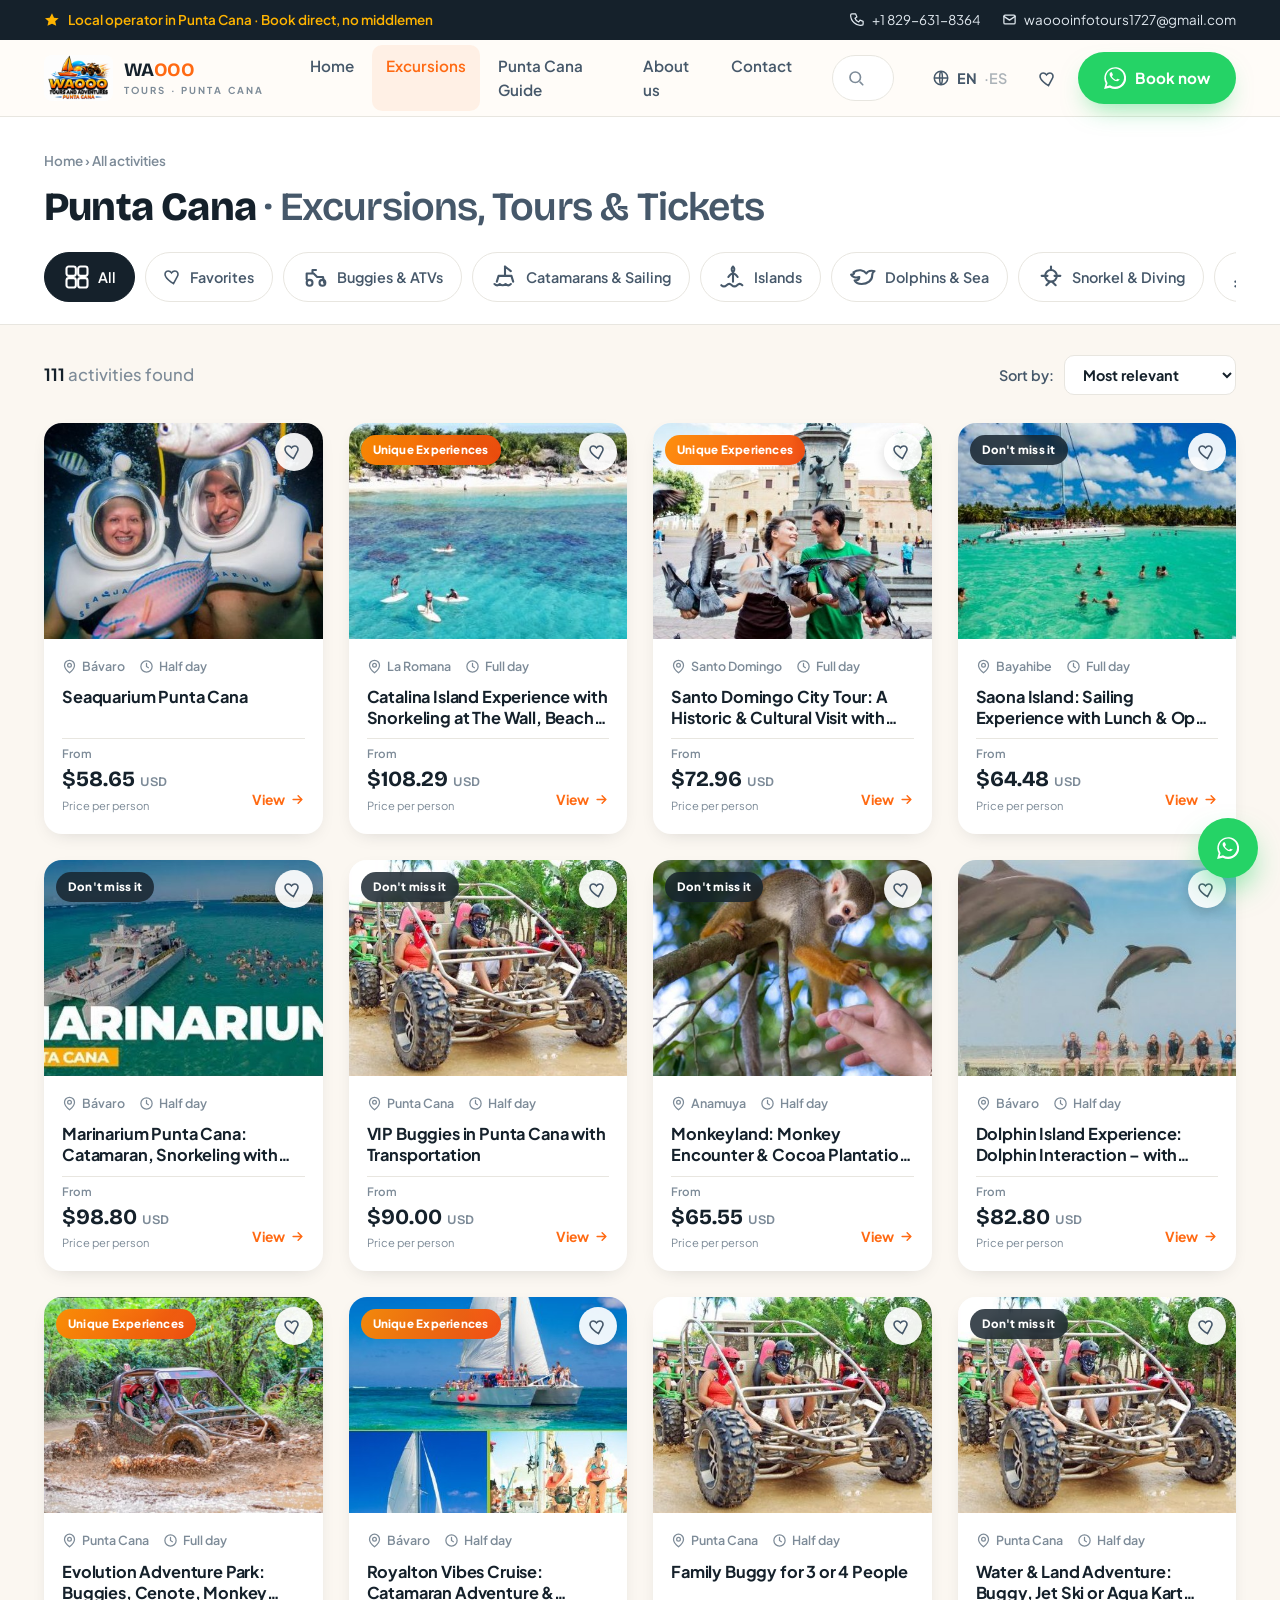
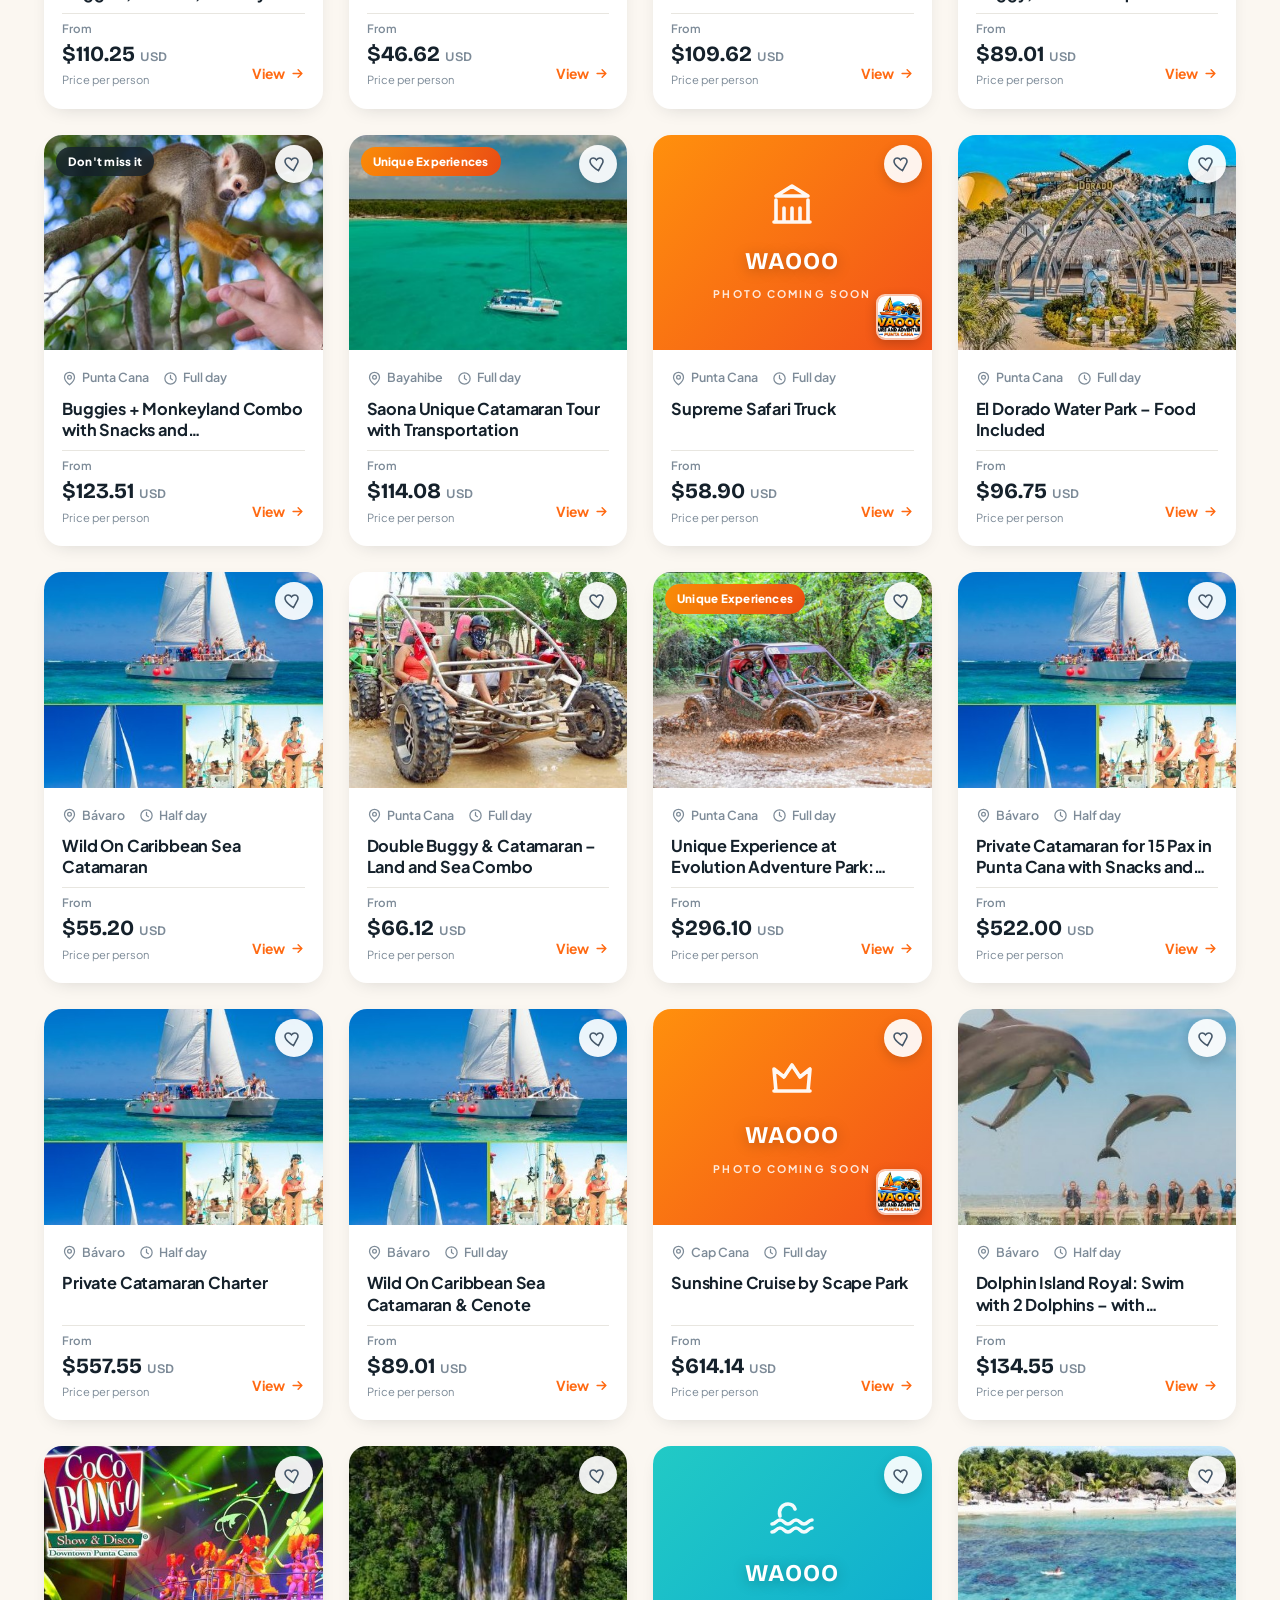
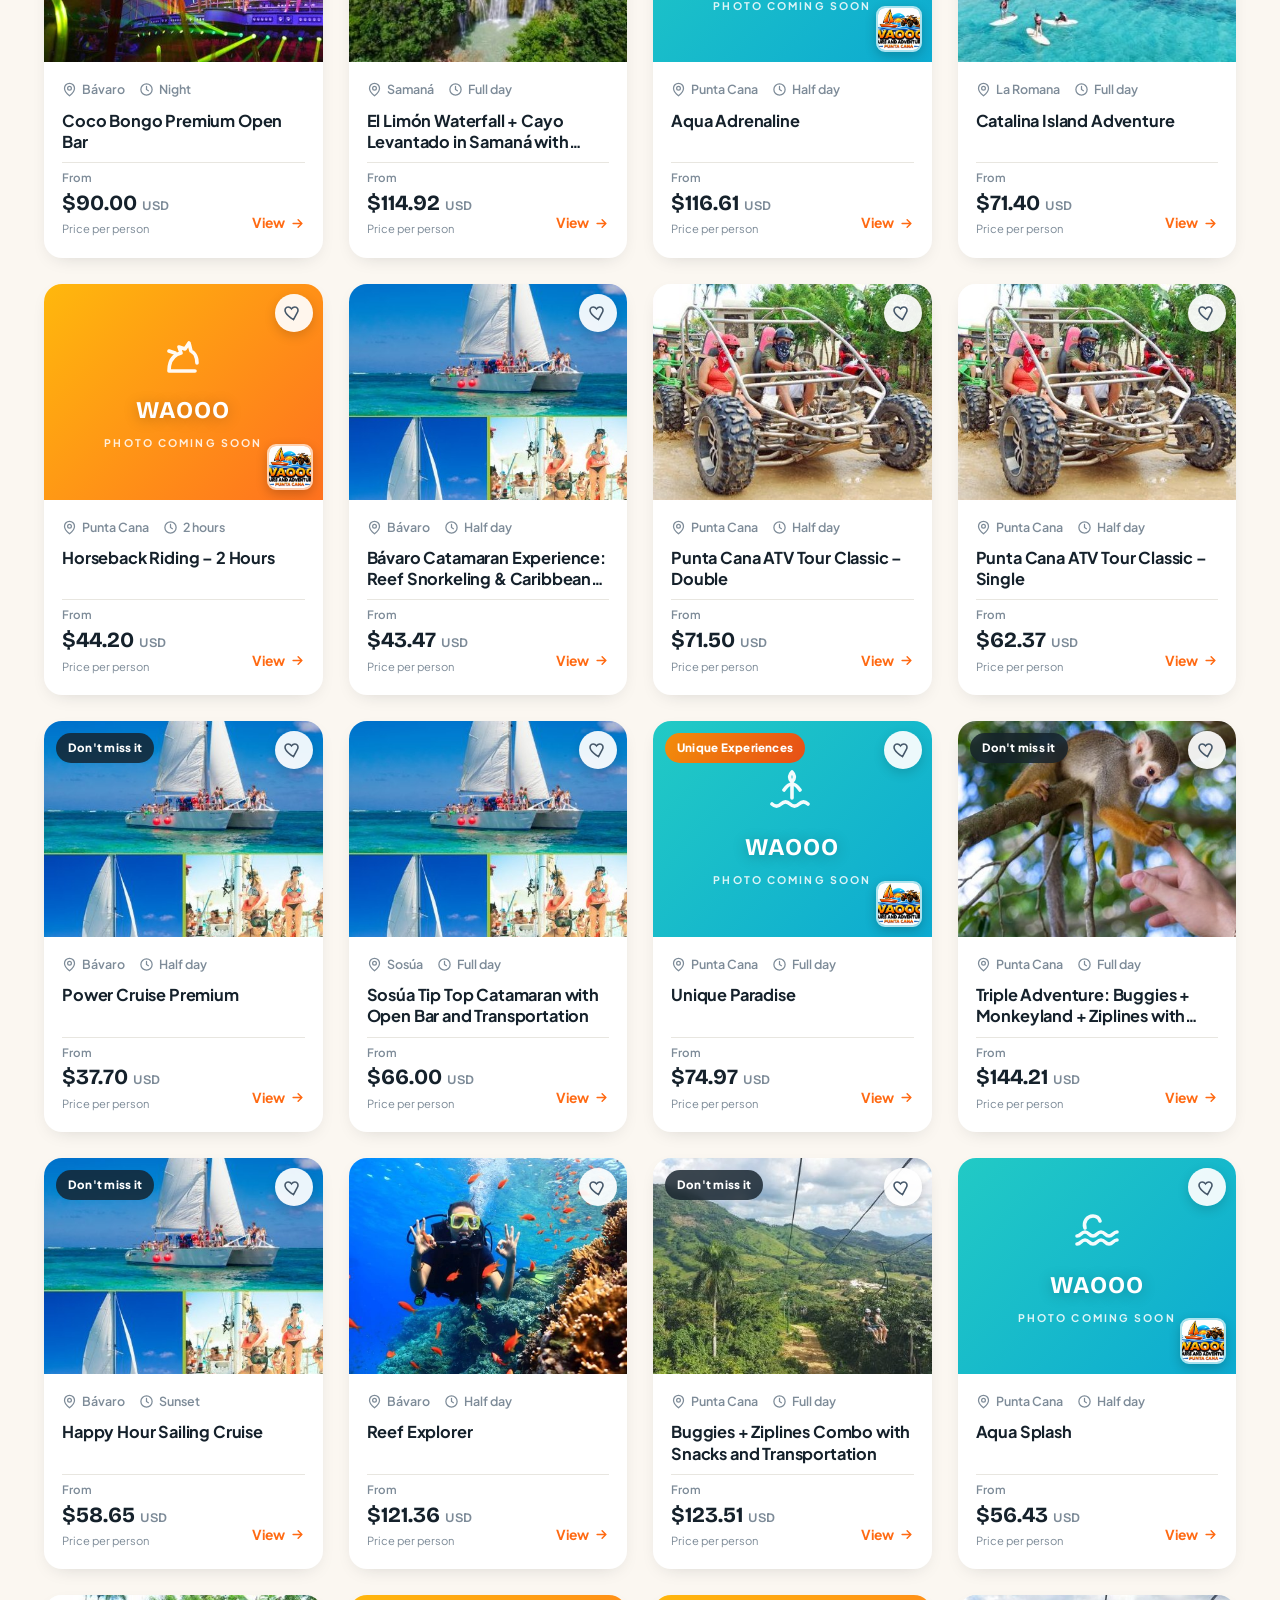
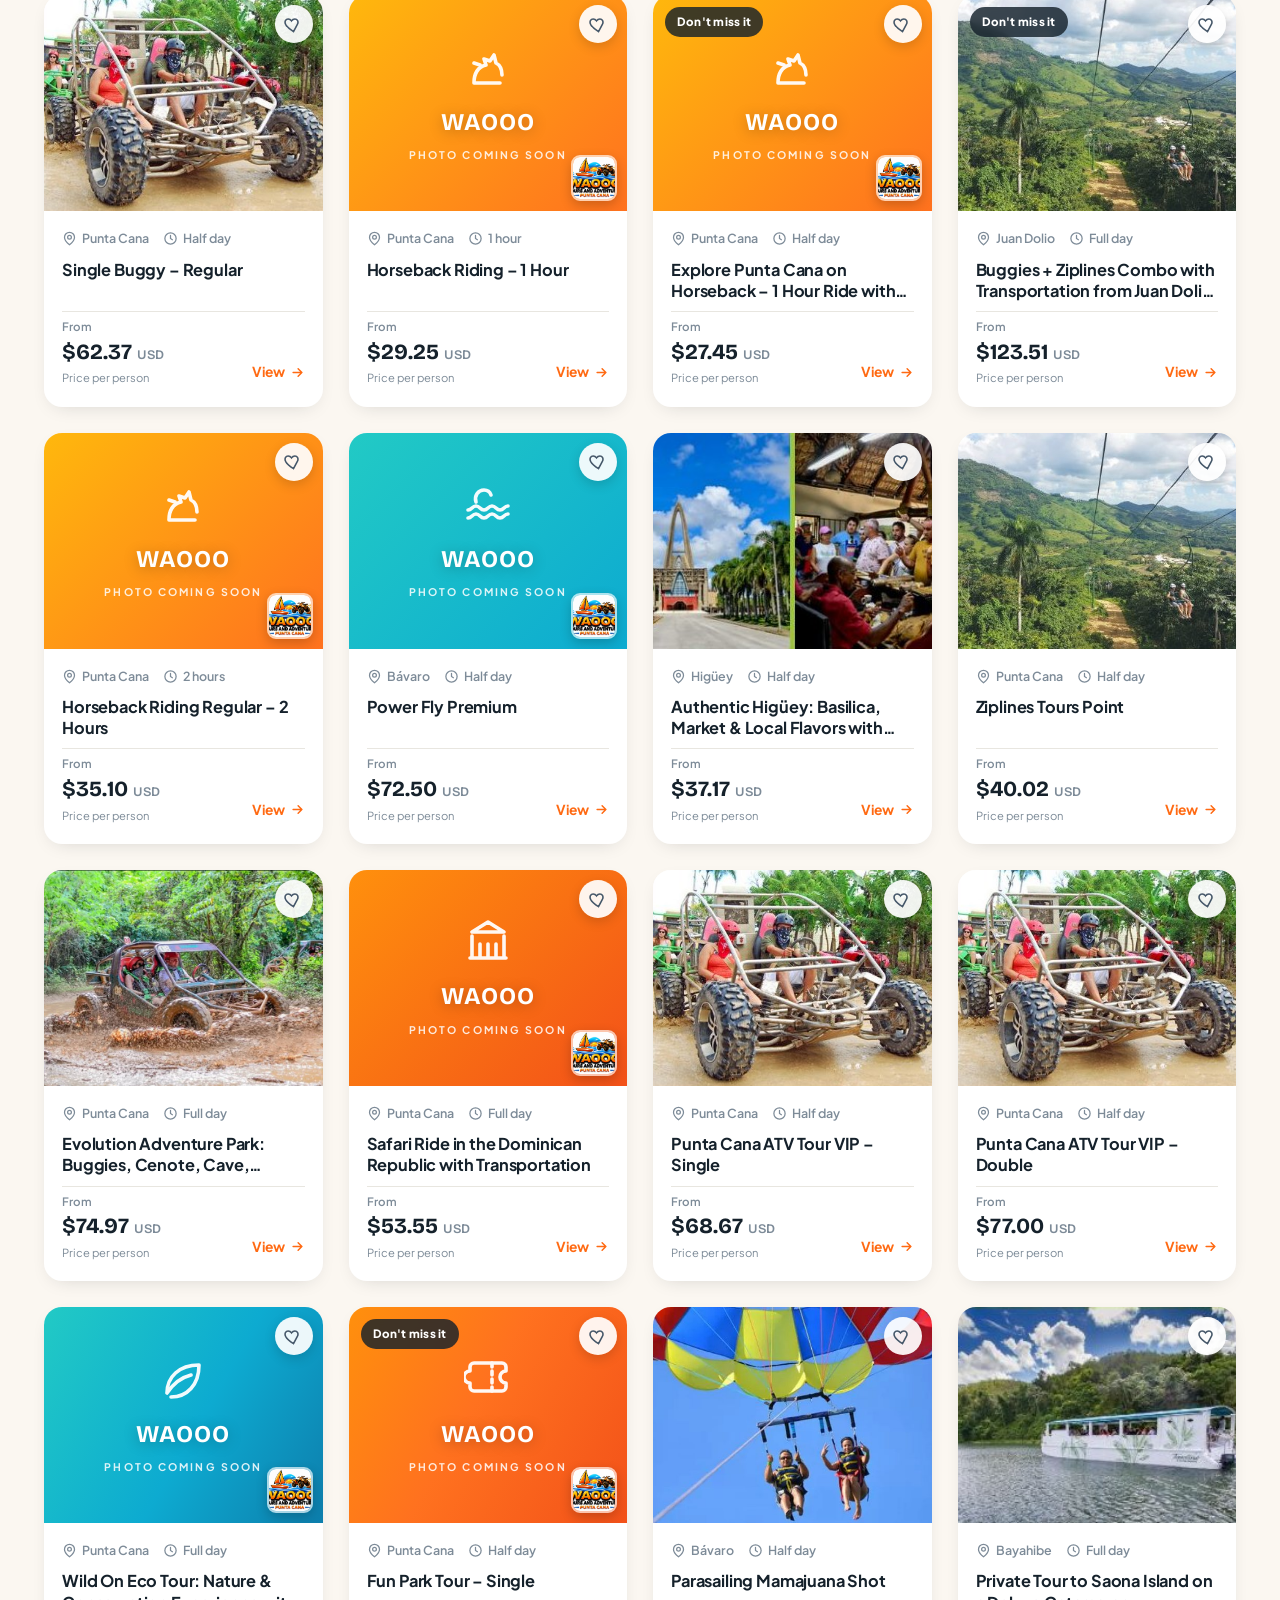
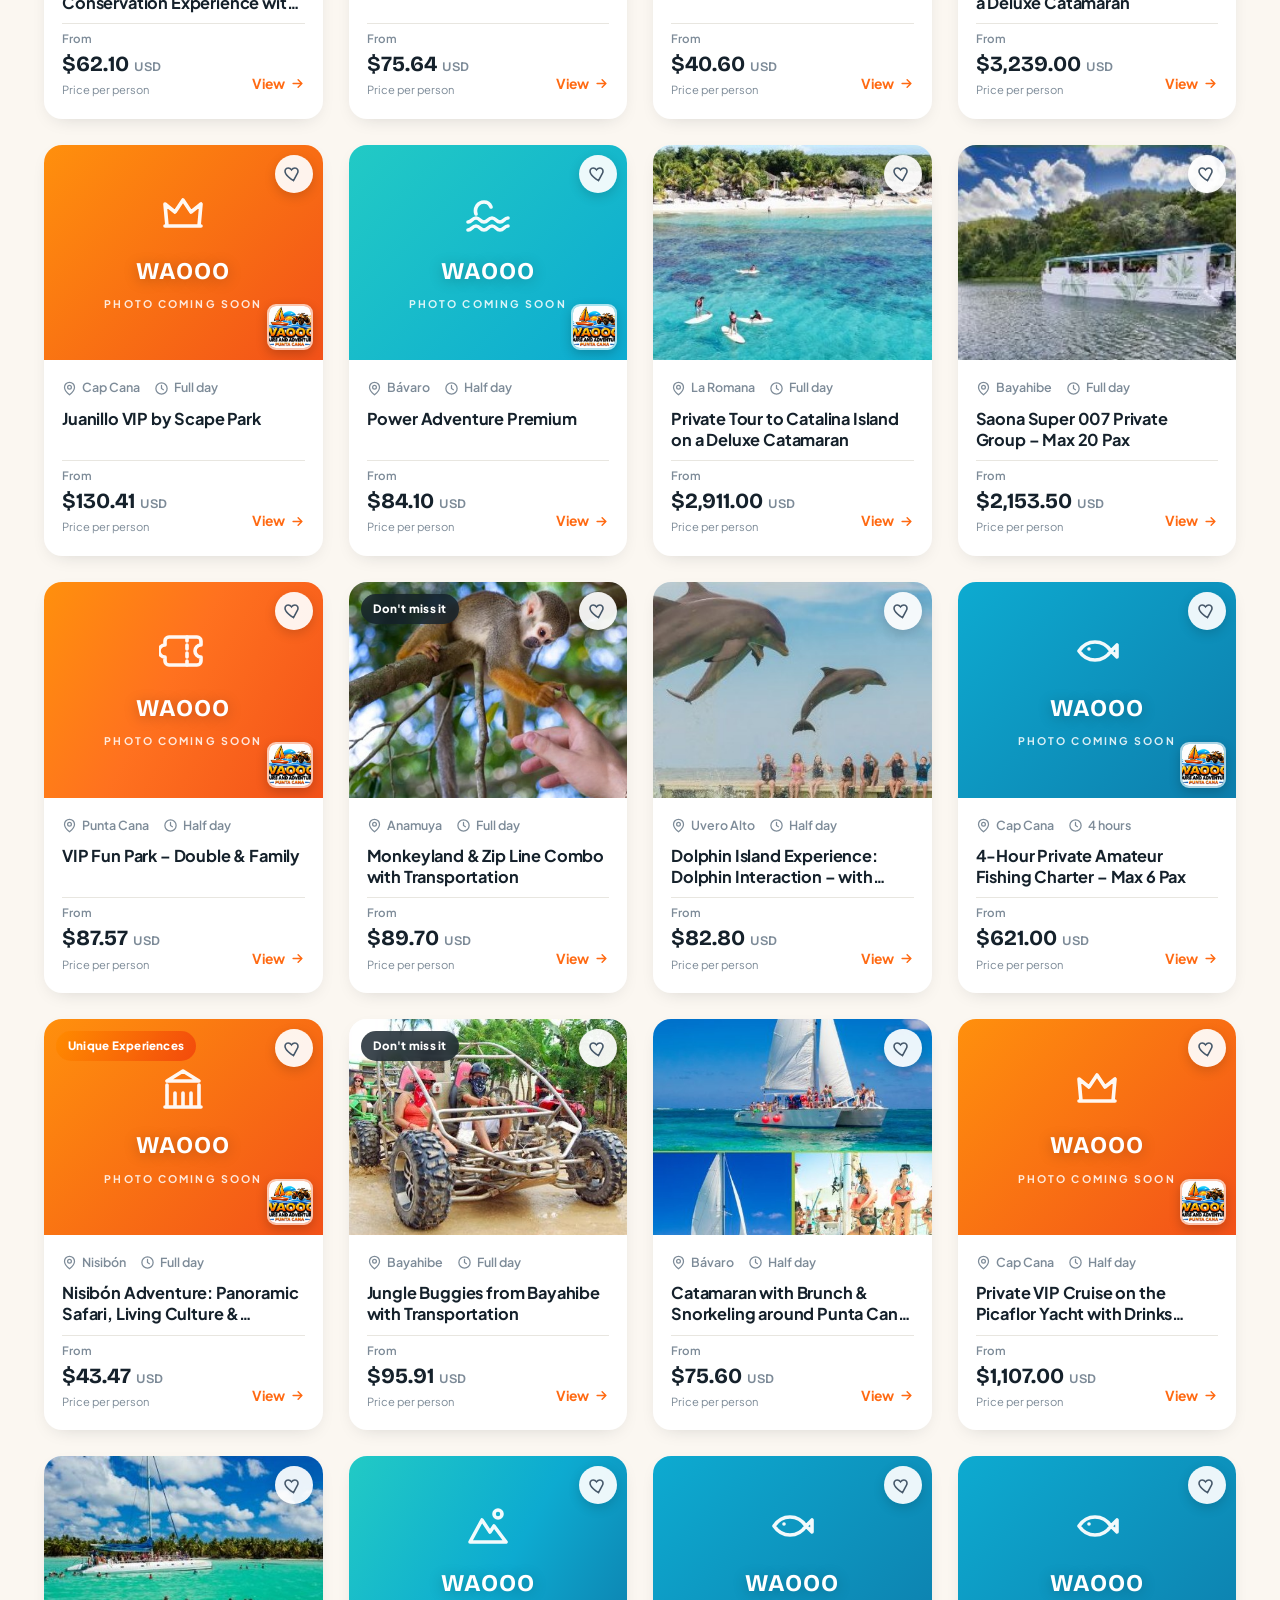
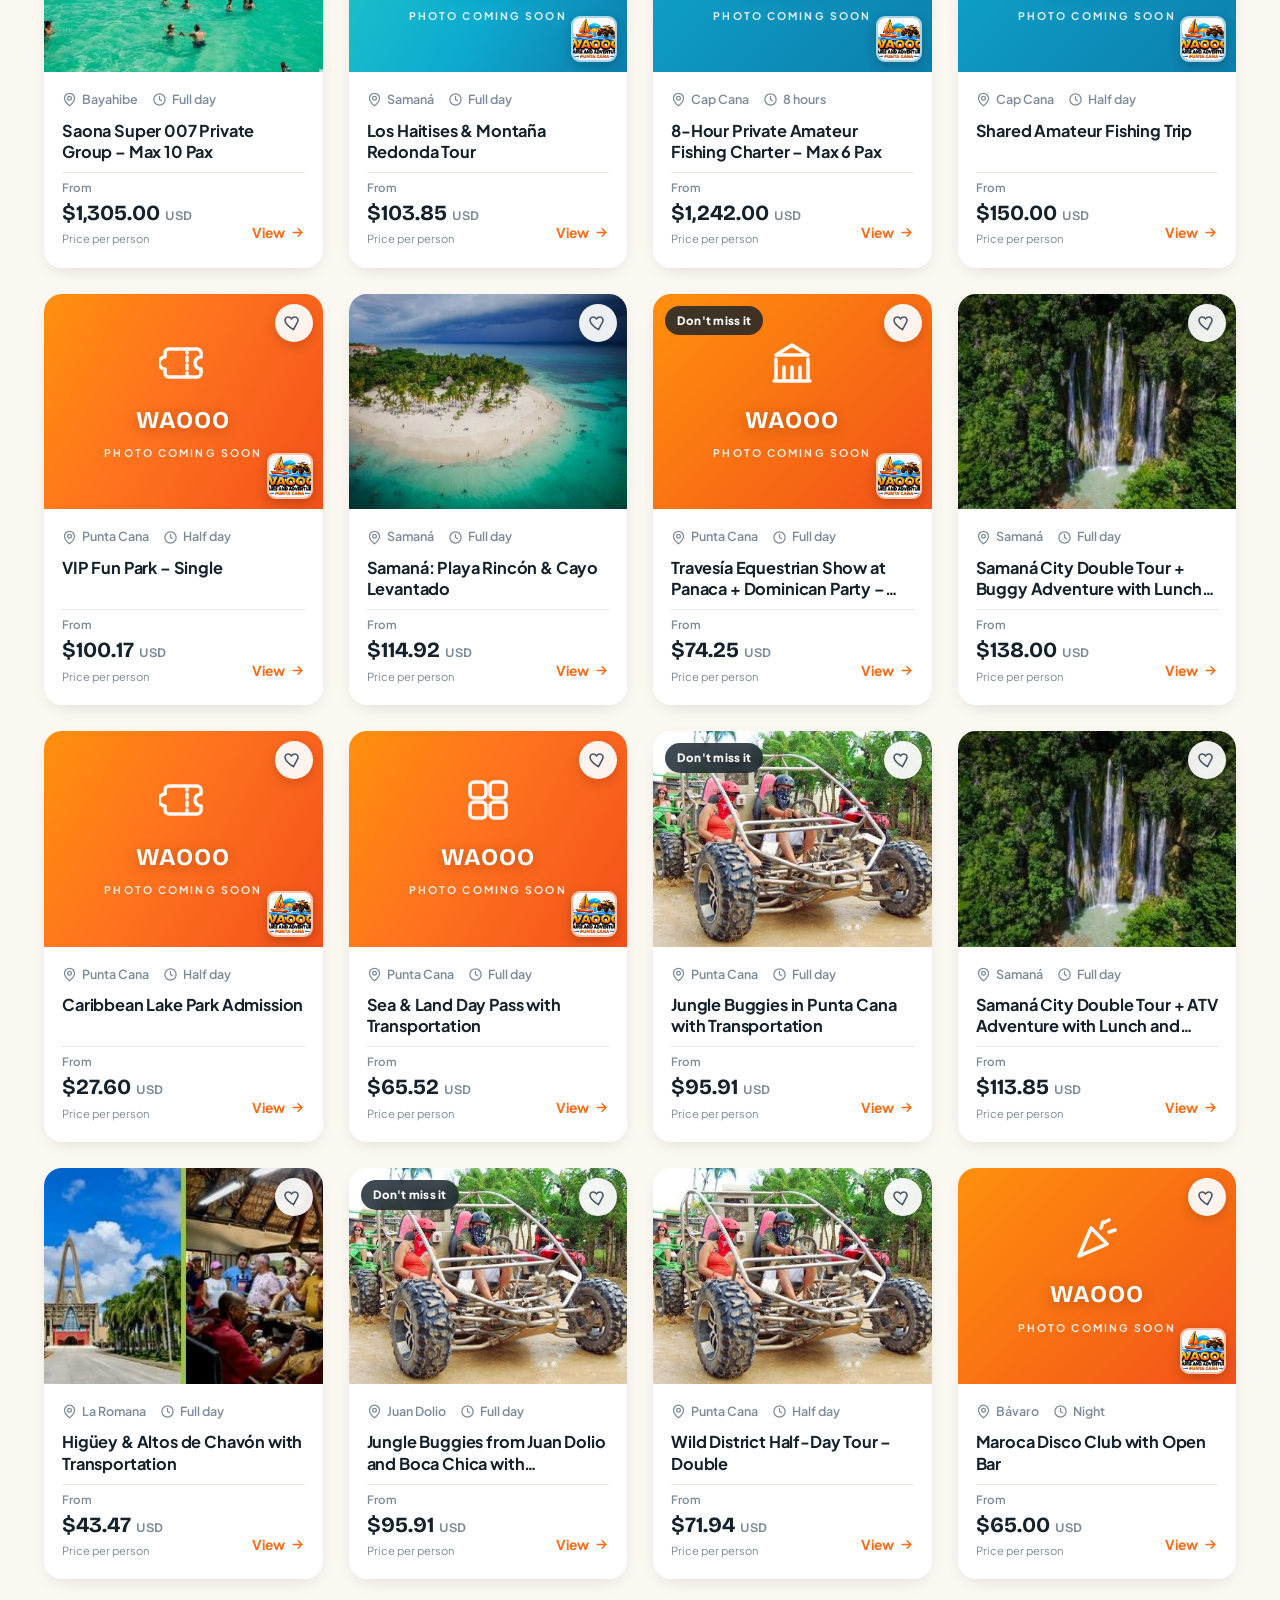
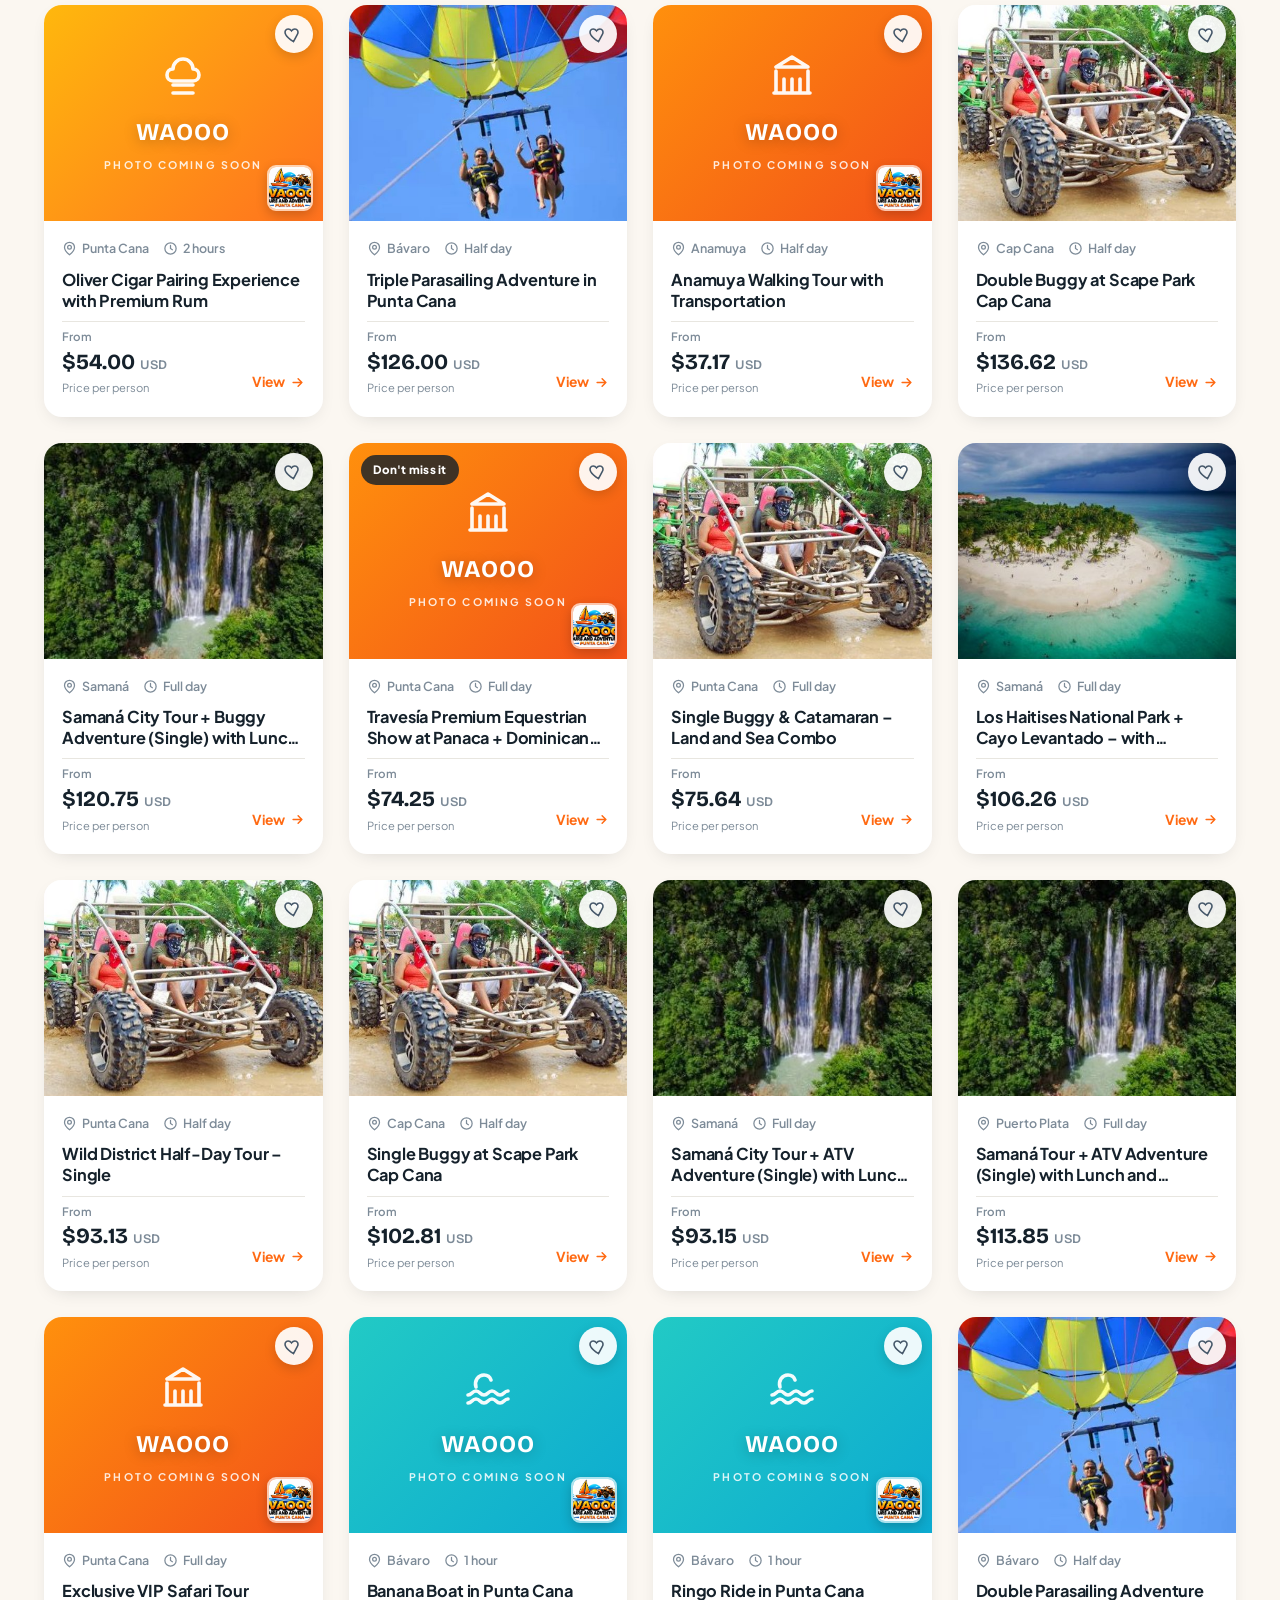
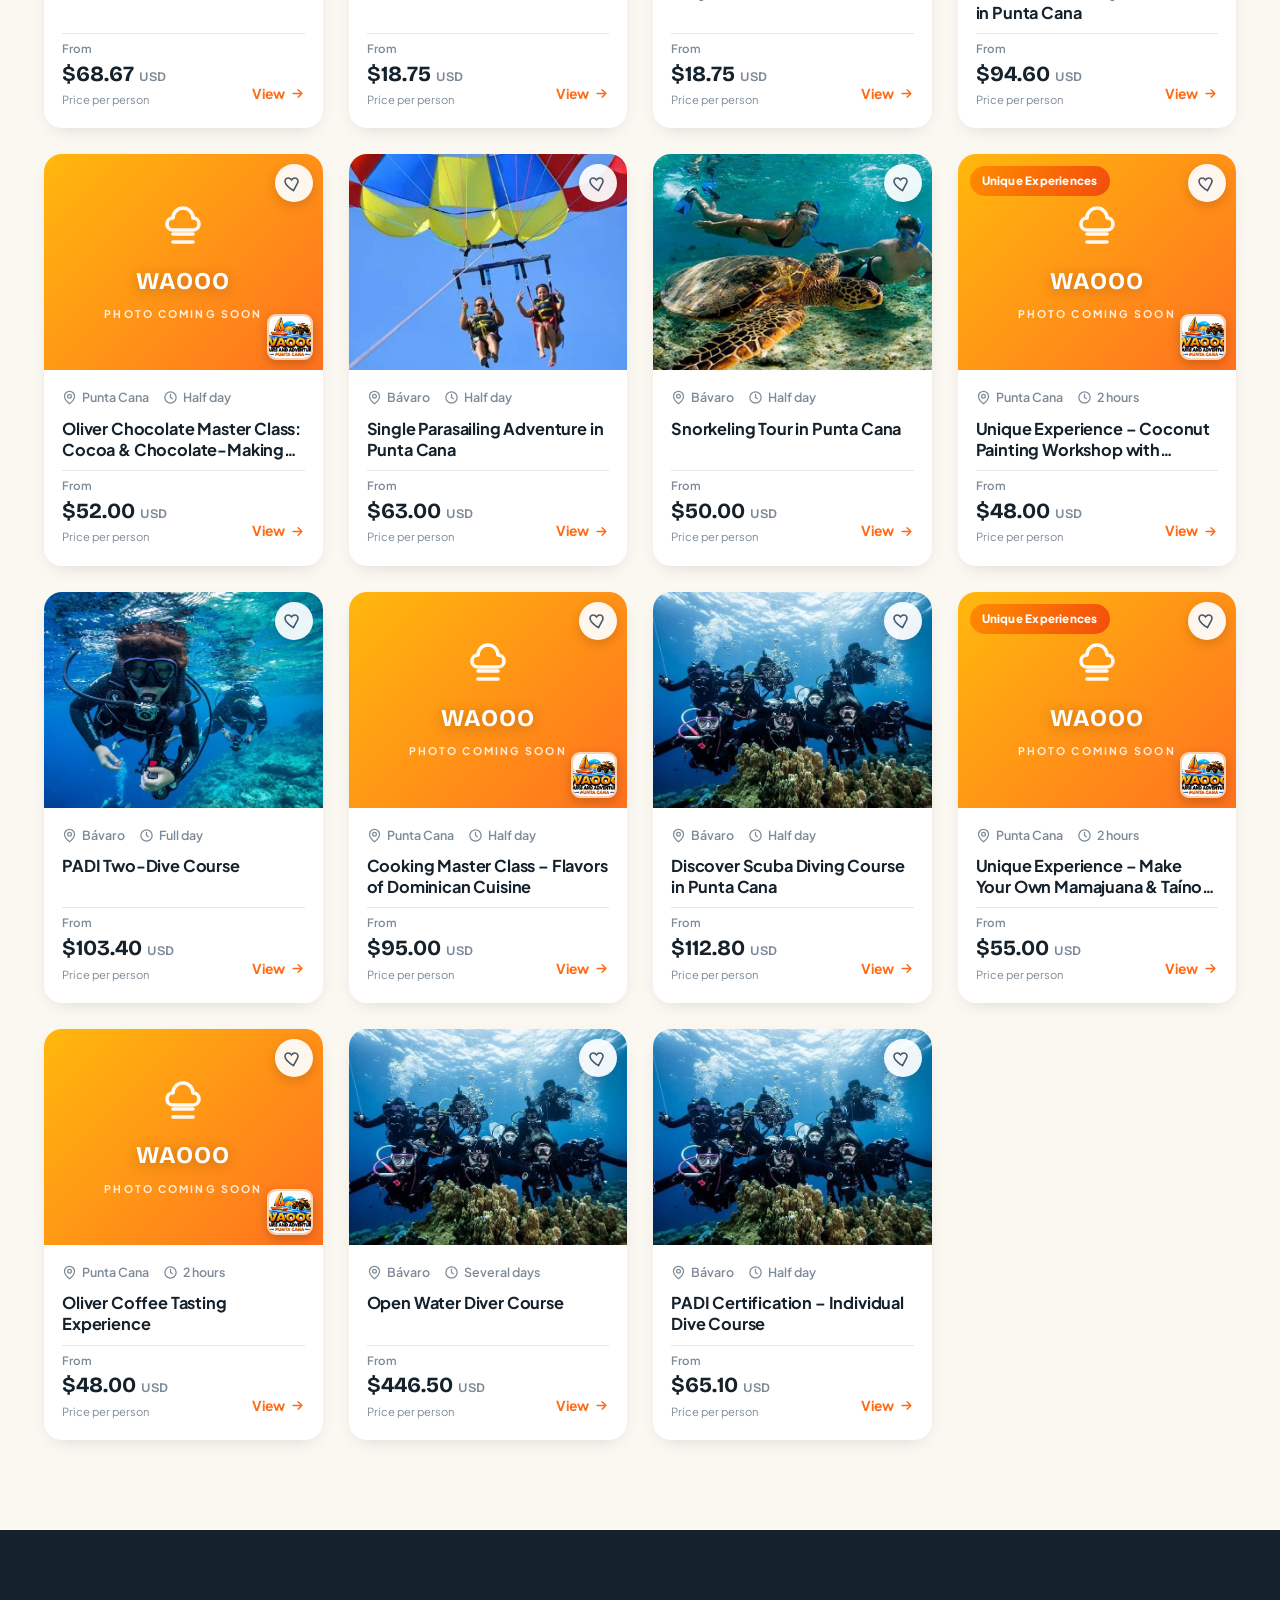
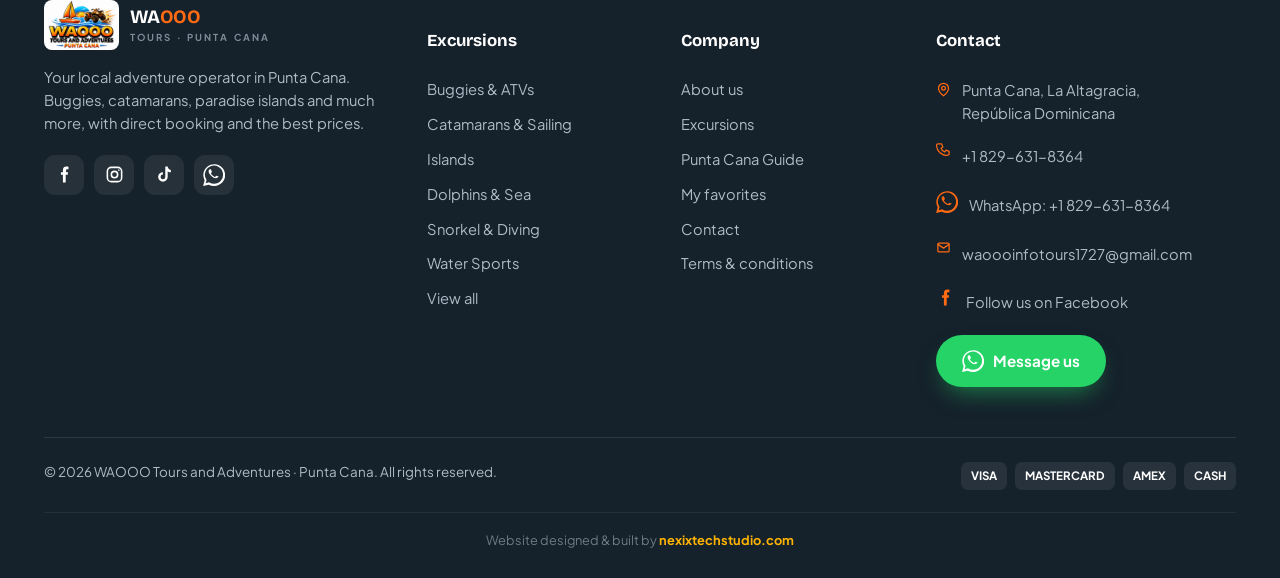
<file: tours.html>
<!DOCTYPE html>
<html lang="es">
<head>
<meta charset="UTF-8">
<meta name="viewport" content="width=device-width, initial-scale=1.0">
<title>Tours y Excursiones en Punta Cana · Precios | WAOOO Tours</title>
<meta name="description" content="Catálogo de 111 excursiones en Punta Cana con precios: Isla Saona, buggies, catamaranes, delfines, snorkel, parasailing y parques. Filtra, compara y reserva.">
<meta name="keywords" content="excursiones punta cana precios, tours punta cana, catalogo excursiones, isla saona precio, buggies bavaro">
<meta name="robots" content="index, follow, max-image-preview:large">
<meta name="theme-color" content="#FF6A13">
<link rel="canonical" href="https://waoootoursrd.com/tours.html">

<meta property="og:type" content="website">
<meta property="og:site_name" content="WAOOO Tours and Adventures">
<meta property="og:locale" content="es_DO">
<meta property="og:title" content="Tours y Excursiones en Punta Cana · Precios | WAOOO Tours">
<meta property="og:description" content="Catálogo de excursiones en Punta Cana con precios: Isla Saona, buggies, catamaranes, delfines y más.">
<meta property="og:url" content="https://waoootoursrd.com/tours.html">
<meta property="og:image" content="https://waoootoursrd.com/assets/og-image.jpg">
<meta property="og:image:width" content="1200">
<meta property="og:image:height" content="630">
<meta name="twitter:card" content="summary_large_image">
<meta name="twitter:image" content="https://waoootoursrd.com/assets/og-image.jpg">

<link rel="icon" href="assets/waoo.jpeg">
<link rel="apple-touch-icon" href="assets/waoo.jpeg">
<link rel="preconnect" href="https://fonts.googleapis.com">
<link rel="preconnect" href="https://fonts.gstatic.com" crossorigin>
<link rel="stylesheet" href="https://fonts.googleapis.com/css2?family=Bricolage+Grotesque:opsz,wght@12..96,400;12..96,600;12..96,700;12..96,800&family=Plus+Jakarta+Sans:ital,wght@0,400;0,500;0,600;0,700;0,800&display=swap">
<link rel="stylesheet" href="assets/styles.css">

<script type="application/ld+json">
{
  "@context": "https://schema.org",
  "@type": "CollectionPage",
  "name": "Excursiones en Punta Cana",
  "url": "https://waoootoursrd.com/tours.html",
  "description": "Catálogo completo de excursiones y tours en Punta Cana con precios por persona.",
  "isPartOf": { "@id": "https://waoootoursrd.com/#organizacion" },
  "breadcrumb": {
    "@type": "BreadcrumbList",
    "itemListElement": [
      { "@type": "ListItem", "position": 1, "name": "Inicio", "item": "https://waoootoursrd.com/" },
      { "@type": "ListItem", "position": 2, "name": "Excursiones", "item": "https://waoootoursrd.com/tours.html" }
    ]
  }
}
</script>
</head>
<body>
<div id="chrome"></div>

<div class="catalog-head">
  <div class="wrap">
    <div class="crumb"><a href="index.html" data-i18n="crumb_home">Inicio</a> › <span id="crumbCat">Excursiones</span></div>
    <h1 id="catalogTitle">Punta Cana <span>· Excursiones, Tours y Tickets</span></h1>
    <div class="filter-bar" id="filterBar"></div>
  </div>
</div>

<div class="catalog-body">
  <div class="wrap">
    <div class="catalog-toolbar">
      <div class="result-count" id="resultCount"></div>
      <div class="sortwrap">
        <label for="sortSel" data-i18n="sort_label">Ordenar por:</label>
        <select id="sortSel">
          <option value="rel" data-i18n="sort_rel">Más relevante</option>
          <option value="low" data-i18n="sort_low">Precio: menor a mayor</option>
          <option value="high" data-i18n="sort_high">Precio: mayor a menor</option>
          <option value="az" data-i18n="sort_az">Nombre A–Z</option>
        </select>
      </div>
    </div>
    <div class="grid" id="catalogGrid"></div>
    <div class="empty" id="emptyState" style="display:none">
      🔍<b data-i18n="empty_t">No encontramos excursiones</b>
      <p data-i18n="empty_p">Prueba con otra categoría o limpia la búsqueda.</p>
      <a class="btn btn-primary" href="tours.html" style="margin-top:18px" data-i18n="empty_btn">Ver todas las excursiones</a>
    </div>
  </div>
</div>

<div id="footer-slot"></div>

<script src="assets/data.js"></script>
<script src="assets/tour-photos.js"></script>
<script src="assets/supabase.js"></script>
<script src="assets/i18n.js"></script>
<script src="assets/app.js"></script>
<script>
(async () => {
  await sbBoot();
  bootCommon('tours');
  document.title = T.title_catalog;

  const params = new URLSearchParams(location.search);
  let state = {
    cat: params.get('cat') || 'all',
    q: params.get('q') || '',
    sort: 'rel',
    favOnly: location.hash === '#favoritos',
  };
  if(state.q) document.getElementById('hsearch').value = state.q;

  /* filter chips */
  const chips = [{key:'all',label:T.chip_all,icon:'combo'},{key:'fav',label:T.chip_fav,icon:'heart'},
    ...CATEGORIES.map(c=>({key:c.key,label:catLabel(c.key),icon:c.icon}))];
  function renderChips(){
    document.getElementById('filterBar').innerHTML = chips.map(c=>{
      const on = (c.key==='fav' && state.favOnly) || (c.key!=='fav' && !state.favOnly && state.cat===c.key);
      return `<button class="chip${on?' active':''}" data-chip="${c.key}">${IC[c.icon]||''}${c.label}</button>`;
    }).join('');
    document.querySelectorAll('[data-chip]').forEach(b=>b.onclick=()=>{
      const k = b.dataset.chip;
      if(k==='fav'){ state.favOnly=true; }
      else { state.favOnly=false; state.cat=k; }
      apply();
    });
  }

  function apply(){
    let list = TOURS.slice();
    if(state.favOnly){ const f=getFavs(); list=list.filter(t=>f.includes(t.id)); }
    else if(state.cat!=='all'){ list=list.filter(t=>t.cat===state.cat); }
    if(state.q){
      const q=state.q.toLowerCase();
      list=list.filter(t=>(t.name+' '+(t.en||TOUR_EN[t.id]||'')+' '+t.zone+' '+catLabel(t.cat)).toLowerCase().includes(q));
    }
    if(state.sort==='low') list.sort((a,b)=>a.price-b.price);
    else if(state.sort==='high') list.sort((a,b)=>b.price-a.price);
    else if(state.sort==='az') list.sort((a,b)=>tourName(a).localeCompare(tourName(b)));

    const grid=document.getElementById('catalogGrid'), empty=document.getElementById('emptyState');
    if(list.length){ grid.style.display='grid'; empty.style.display='none'; renderGrid(grid,list); }
    else { grid.style.display='none'; empty.style.display='block'; grid.innerHTML=''; }

    const label = state.favOnly ? T.favs_title
      : state.cat==='all' ? T.crumb_all : catLabel(state.cat);
    document.getElementById('resultCount').innerHTML =
      `${list.length} <span>${list.length===1?T.found_s:T.found_p}${state.q?` · "${state.q}"`:''}</span>`;
    document.getElementById('crumbCat').textContent = label;
    document.getElementById('catalogTitle').innerHTML = state.favOnly
      ? `${T.favs_title} <span>${T.in_pc}</span>`
      : state.cat==='all' ? T.cat_title
      : `${catLabel(state.cat)} <span>${T.in_pc}</span>`;
    renderChips();
  }

  document.getElementById('sortSel').onchange = e=>{ state.sort=e.target.value; apply(); };

  // live search from header
  document.getElementById('hsearch').addEventListener('input', e=>{
    state.q = e.target.value.trim(); apply();
  });

  renderChips();
  apply();
})();
</script>
</body>
</html>
</file>
<file: assets/styles.css>
/* ============================================================
   WAOOO Tours and Adventures — Punta Cana
   Design system
   ============================================================ */

/* Las fuentes se cargan con <link rel="preconnect"> + <link rel="stylesheet">
   en el <head> de cada página (más rápido que un @import). */

:root{
  /* Brand */
  --orange:        #FF6A13;
  --orange-deep:   #F2480D;
  --gold:          #FFB400;
  --sun:           #FF8A00;
  --ocean:         #00A6CE;
  --ocean-deep:    #0077A8;
  --turquoise:     #16C7C2;

  /* Neutrals */
  --ink:           #15212B;   /* deep ocean navy text */
  --ink-soft:      #46586a;
  --muted:         #7d8b98;
  --line:          #e8e6e0;
  --sand:          #FBF7F1;   /* warm off-white bg */
  --cream:         #FFFDFA;
  --white:         #ffffff;

  /* Gradients */
  --grad-sunset: linear-gradient(120deg, #FF8A00 0%, #FF6A13 45%, #F2480D 100%);
  --grad-sea:    linear-gradient(120deg, #16C7C2 0%, #00A6CE 55%, #0077A8 100%);
  --grad-brand:  linear-gradient(120deg, #FFB400 0%, #FF6A13 50%, #F2480D 100%);

  --radius:   18px;
  --radius-sm:12px;
  --radius-lg:26px;
  --shadow:   0 12px 40px -14px rgba(21,33,43,.18);
  --shadow-sm:0 6px 20px -10px rgba(21,33,43,.22);
  --shadow-lg:0 30px 70px -25px rgba(21,33,43,.35);

  --maxw: 1240px;
  --header-h: 76px;
}

*{box-sizing:border-box}
html{scroll-behavior:smooth}
body{
  margin:0;
  font-family:'Plus Jakarta Sans',system-ui,sans-serif;
  color:var(--ink);
  background:var(--sand);
  -webkit-font-smoothing:antialiased;
  line-height:1.55;
}
h1,h2,h3,h4{font-family:'Bricolage Grotesque',sans-serif;font-weight:800;line-height:1.05;margin:0;letter-spacing:-.02em}
a{color:inherit;text-decoration:none}
img{display:block;max-width:100%}
button{font-family:inherit;cursor:pointer;border:none;background:none}
ul{margin:0;padding:0;list-style:none}

.wrap{max-width:var(--maxw);margin:0 auto;padding:0 24px}
.section{padding:90px 0}
.eyebrow{
  font-size:.78rem;font-weight:800;letter-spacing:.18em;text-transform:uppercase;
  color:var(--orange);margin-bottom:14px;display:inline-flex;align-items:center;gap:8px;
}
.eyebrow::before{content:"";width:26px;height:2px;background:var(--orange);border-radius:2px}
.section-title{font-size:clamp(2rem,4vw,3rem);margin-bottom:14px}
.section-sub{color:var(--ink-soft);font-size:1.06rem;max-width:620px;margin:0}
.head-row{display:flex;justify-content:space-between;align-items:flex-end;gap:24px;margin-bottom:42px;flex-wrap:wrap}

/* Buttons */
.btn{display:inline-flex;align-items:center;justify-content:center;gap:9px;font-weight:700;
  font-size:.95rem;padding:14px 26px;border-radius:999px;transition:.25s ease;white-space:nowrap}
.btn-primary{background:var(--grad-sunset);color:#fff;box-shadow:0 12px 26px -10px rgba(242,72,13,.6)}
.btn-primary:hover{transform:translateY(-2px);box-shadow:0 18px 34px -10px rgba(242,72,13,.7)}
.btn-ghost{background:rgba(255,255,255,.14);color:#fff;border:1.5px solid rgba(255,255,255,.4);backdrop-filter:blur(6px)}
.btn-ghost:hover{background:rgba(255,255,255,.24)}
.btn-dark{background:var(--ink);color:#fff}
.btn-dark:hover{background:#0d1822;transform:translateY(-2px)}
.btn-wa{background:#25D366;color:#fff;box-shadow:0 12px 26px -10px rgba(37,211,102,.6)}
.btn-wa:hover{transform:translateY(-2px);background:#1fc15d}
.btn-outline{background:#fff;border:1.5px solid var(--line);color:var(--ink)}
.btn-outline:hover{border-color:var(--orange);color:var(--orange)}
.btn-block{width:100%}
.btn-lg{padding:17px 34px;font-size:1.02rem}

/* ===================== TOP BAR ===================== */
.topbar{background:var(--ink);color:#dfe7ee;font-size:.84rem}
.topbar .wrap{display:flex;justify-content:space-between;align-items:center;height:40px;gap:18px}
.topbar a{color:#dfe7ee;display:inline-flex;align-items:center;gap:7px;transition:.2s}
.topbar a:hover{color:var(--gold)}
.topbar .tb-right{display:flex;gap:22px;align-items:center}
.topbar .tb-left{display:flex;gap:8px;align-items:center;color:var(--gold);font-weight:600}
@media(max-width:760px){.topbar .tb-left span.hide-sm{display:none}}

/* ===================== HEADER ===================== */
.header{position:sticky;top:0;z-index:60;background:rgba(255,253,250,.86);
  backdrop-filter:saturate(180%) blur(14px);border-bottom:1px solid var(--line)}
.header .wrap{display:flex;align-items:center;gap:26px;height:var(--header-h)}
.logo{display:flex;align-items:center;gap:11px;flex-shrink:0}
.logo img{height:46px;width:auto;border-radius:8px}
.logo b{font-family:'Bricolage Grotesque';font-size:1.18rem;line-height:1;letter-spacing:-.03em}
.logo b span{color:var(--orange)}
.logo small{display:block;font-size:.6rem;letter-spacing:.22em;color:var(--muted);font-weight:700;text-transform:uppercase}

.nav{display:flex;gap:4px;margin-left:6px}
.nav a{padding:9px 14px;border-radius:10px;font-weight:600;font-size:.95rem;color:var(--ink-soft);transition:.2s}
.nav a:hover,.nav a.active{color:var(--orange);background:rgba(255,106,19,.08)}

.header-search{flex:1;max-width:420px;margin-left:auto;position:relative}
.header-search input{width:100%;border:1.5px solid var(--line);background:#fff;border-radius:999px;
  padding:11px 18px 11px 42px;font:inherit;font-size:.92rem;transition:.2s}
.header-search input:focus{outline:none;border-color:var(--orange);box-shadow:0 0 0 4px rgba(255,106,19,.1)}
.header-search svg{position:absolute;left:15px;top:50%;transform:translateY(-50%);color:var(--muted)}

.header-actions{display:flex;align-items:center;gap:8px;flex-shrink:0}
.icon-btn{display:inline-flex;align-items:center;gap:7px;padding:9px 12px;border-radius:10px;
  font-weight:600;font-size:.9rem;color:var(--ink-soft);transition:.2s;position:relative}
.icon-btn:hover{background:rgba(0,0,0,.04);color:var(--ink)}
.fav-count{position:absolute;top:2px;right:4px;background:var(--orange);color:#fff;font-size:.62rem;
  font-weight:800;min-width:16px;height:16px;border-radius:99px;display:none;align-items:center;justify-content:center;padding:0 4px}
.fav-count.show{display:flex}
.burger{display:none}
@media(max-width:1080px){.nav,.header-search{display:none}.burger{display:inline-flex}}
@media(max-width:680px){
  .header .wrap{gap:10px}
  .header-actions .btn-wa{display:none}
  .header-actions .icon-btn[href="tours.html"]{display:none}
  .logo small{display:none}
  .topbar .tb-right a:not(:first-child){display:none}
}

/* mobile drawer */
.drawer{position:fixed;inset:0;z-index:80;background:rgba(21,33,43,.5);opacity:0;pointer-events:none;transition:.3s}
.drawer.open{opacity:1;pointer-events:auto}
.drawer-panel{position:absolute;right:0;top:0;height:100%;width:min(82vw,340px);background:#fff;
  padding:26px;transform:translateX(100%);transition:.3s;display:flex;flex-direction:column;gap:6px}
.drawer.open .drawer-panel{transform:none}
.drawer-panel a{padding:14px 12px;border-radius:12px;font-weight:600;font-size:1.05rem;border-bottom:1px solid var(--line)}
.drawer-panel a:hover{background:var(--sand);color:var(--orange)}
.drawer-close{align-self:flex-end;font-size:1.6rem;color:var(--muted);margin-bottom:10px}

/* ===================== HERO ===================== */
.hero{position:relative;min-height:calc(100vh - var(--header-h) - 40px);min-height:640px;
  display:flex;align-items:center;overflow:hidden;color:#fff}
.hero video{position:absolute;inset:0;width:100%;height:100%;object-fit:cover;z-index:0}
.hero::after{content:"";position:absolute;inset:0;z-index:1;
  background:linear-gradient(180deg,rgba(21,33,43,.35) 0%,rgba(21,33,43,.25) 40%,rgba(21,33,43,.78) 100%),
             radial-gradient(120% 80% at 50% 0%,rgba(242,72,13,.18),transparent 60%)}
.hero .wrap{position:relative;z-index:2;width:100%;padding-top:30px;padding-bottom:60px}
.hero-badge{display:inline-flex;align-items:center;gap:9px;background:rgba(255,255,255,.16);
  border:1px solid rgba(255,255,255,.3);backdrop-filter:blur(8px);padding:8px 16px;border-radius:999px;
  font-size:.82rem;font-weight:600;margin-bottom:22px}
.hero-badge b{color:var(--gold)}
.hero h1{font-size:clamp(2.6rem,6vw,4.7rem);max-width:14ch;text-shadow:0 4px 30px rgba(0,0,0,.3)}
.hero h1 em{font-style:normal;background:var(--grad-brand);-webkit-background-clip:text;background-clip:text;color:transparent}
.hero p.lead{font-size:clamp(1.05rem,2vw,1.3rem);max-width:46ch;margin:20px 0 0;color:#f1f4f7;font-weight:500}
.hero-stats{display:flex;gap:34px;margin-top:30px;flex-wrap:wrap}
.hero-stats div b{font-family:'Bricolage Grotesque';font-size:1.9rem;display:block;line-height:1}
.hero-stats div span{font-size:.82rem;color:#d4dde4;font-weight:600}

/* Search panel */
.search-tabs{display:flex;gap:8px;margin-top:38px;margin-bottom:-1px}
.search-tab{display:inline-flex;align-items:center;gap:9px;background:rgba(255,255,255,.14);color:#fff;
  font-weight:700;padding:13px 26px;border-radius:16px 16px 0 0;border:1px solid rgba(255,255,255,.2);border-bottom:none;transition:.2s}
.search-tab.active{background:#fff;color:var(--ink)}
.search-panel{background:#fff;border-radius:0 22px 22px 22px;padding:18px;box-shadow:var(--shadow-lg);
  display:grid;grid-template-columns:2fr 1.3fr 1fr auto;gap:12px;align-items:end}
.sp-field{display:flex;flex-direction:column;gap:6px;text-align:left;padding:6px 10px;border-right:1px solid var(--line)}
.sp-field:last-of-type{border-right:none}
.sp-field label{font-size:.72rem;font-weight:800;letter-spacing:.1em;text-transform:uppercase;color:var(--muted)}
.sp-field input,.sp-field select{border:none;font:inherit;font-size:1rem;font-weight:600;color:var(--ink);background:none;padding:4px 0;width:100%}
.sp-field input:focus,.sp-field select:focus{outline:none}
.search-panel .btn{padding:16px 30px;height:56px}
@media(max-width:880px){.search-panel{grid-template-columns:1fr 1fr;border-radius:18px}
  .sp-field{border-right:none;border-bottom:1px solid var(--line);padding-bottom:12px}
  .search-panel .btn{grid-column:1/-1}}

/* trust strip */
.trust{background:#fff;border-bottom:1px solid var(--line)}
.trust .wrap{display:flex;justify-content:space-around;gap:20px;padding:22px 24px;flex-wrap:wrap}
.trust .t{display:flex;align-items:center;gap:12px;font-weight:600;font-size:.92rem;color:var(--ink-soft)}
.trust .t svg{color:var(--orange);flex-shrink:0}

/* ===================== CATEGORY CHIPS ===================== */
.cat-strip{display:flex;gap:14px;overflow-x:auto;padding:6px 2px 16px;scroll-snap-type:x mandatory}
.cat-strip::-webkit-scrollbar{height:6px}
.cat-strip::-webkit-scrollbar-thumb{background:var(--line);border-radius:99px}
.cat-card{scroll-snap-align:start;flex:0 0 auto;width:120px;background:#fff;border:1px solid var(--line);
  border-radius:var(--radius);padding:20px 14px;text-align:center;transition:.25s;cursor:pointer}
.cat-card:hover{transform:translateY(-5px);box-shadow:var(--shadow-sm);border-color:transparent}
.cat-ic{width:54px;height:54px;margin:0 auto 12px;border-radius:14px;display:grid;place-items:center;
  background:linear-gradient(135deg,rgba(255,180,0,.16),rgba(242,72,13,.14));color:var(--orange-deep)}
.cat-card span{font-weight:700;font-size:.84rem;line-height:1.2;display:block}

/* ===================== TOUR CARDS ===================== */
.grid{display:grid;grid-template-columns:repeat(4,1fr);gap:26px}
@media(max-width:1080px){.grid{grid-template-columns:repeat(3,1fr)}}
@media(max-width:820px){.grid{grid-template-columns:repeat(2,1fr);gap:18px}}
@media(max-width:520px){.grid{grid-template-columns:1fr}}

.card{background:#fff;border-radius:var(--radius);overflow:hidden;box-shadow:var(--shadow-sm);
  transition:.28s ease;display:flex;flex-direction:column;position:relative}
.card:hover{transform:translateY(-6px);box-shadow:var(--shadow)}
.card-media{position:relative;aspect-ratio:4/3.1;overflow:hidden}
.card-media img{width:100%;height:100%;object-fit:cover;transition:.5s}
.card:hover .card-media img{transform:scale(1.07)}
/* placeholder */
.ph{position:absolute;inset:0;display:grid;place-items:center;overflow:hidden}
.ph::before{content:"";position:absolute;inset:0;opacity:.95}
.ph[data-g="0"]::before{background:var(--grad-sunset)}
.ph[data-g="1"]::before{background:var(--grad-sea)}
.ph[data-g="2"]::before{background:linear-gradient(135deg,#FFB400,#FF6A13)}
.ph[data-g="3"]::before{background:linear-gradient(135deg,#00A6CE,#0077A8)}
.ph[data-g="4"]::before{background:linear-gradient(135deg,#16C7C2,#00A6CE)}
.ph[data-g="5"]::before{background:linear-gradient(135deg,#FF8A00,#F2480D)}
.ph-inner{position:relative;z-index:1;text-align:center;color:#fff}
.ph-inner svg{width:48px;height:48px;opacity:.95;margin-bottom:8px}
.ph-inner b{display:block;font-family:'Bricolage Grotesque';font-size:1.5rem;letter-spacing:.04em;
  text-shadow:0 2px 14px rgba(0,0,0,.25)}
.ph-inner small{font-size:.66rem;letter-spacing:.2em;text-transform:uppercase;opacity:.85;font-weight:700}
.ph img.ph-logo{position:absolute;bottom:10px;right:10px;z-index:1;width:46px;height:46px;border-radius:9px;
  object-fit:cover;border:2px solid rgba(255,255,255,.65);box-shadow:0 4px 12px rgba(0,0,0,.2)}

.badge{position:absolute;top:12px;left:12px;z-index:2;font-size:.72rem;font-weight:800;
  padding:6px 12px;border-radius:999px;color:#fff;letter-spacing:.02em;backdrop-filter:blur(4px)}
.badge.popular{background:rgba(21,33,43,.82)}
.badge.unica{background:linear-gradient(120deg,rgba(255,138,0,.95),rgba(242,72,13,.95))}
.fav-btn{position:absolute;top:10px;right:10px;z-index:2;width:38px;height:38px;border-radius:50%;
  background:rgba(255,255,255,.92);display:grid;place-items:center;color:var(--ink-soft);
  box-shadow:0 4px 12px rgba(0,0,0,.15);transition:.2s}
.fav-btn:hover{transform:scale(1.1)}
.fav-btn.on{color:#fff;background:var(--orange)}
.fav-btn.on svg{fill:#fff}

.card-body{padding:18px 18px 20px;display:flex;flex-direction:column;flex:1;gap:10px}
.card-meta{display:flex;gap:14px;font-size:.78rem;color:var(--muted);font-weight:600}
.card-meta span{display:inline-flex;align-items:center;gap:5px}
.card h3{font-family:'Plus Jakarta Sans';font-weight:700;font-size:1.02rem;line-height:1.3;letter-spacing:-.01em;
  display:-webkit-box;-webkit-line-clamp:2;-webkit-box-orient:vertical;overflow:hidden;min-height:2.6em}
.card-foot{margin-top:auto;display:flex;justify-content:space-between;align-items:flex-end;padding-top:6px;border-top:1px solid var(--line)}
.price small{display:block;font-size:.72rem;color:var(--muted);font-weight:600}
.price b{font-family:'Bricolage Grotesque';font-size:1.35rem;color:var(--ink)}
.price b span{font-size:.82rem;color:var(--muted);font-weight:600}
.price em{font-style:normal;font-size:.7rem;color:var(--muted);display:block}
.card-cta{font-weight:700;font-size:.86rem;color:var(--orange);display:inline-flex;align-items:center;gap:5px;
  padding:8px 0 4px;transition:.2s}
.card:hover .card-cta{gap:9px}

/* ===================== WHY / FEATURES ===================== */
.why{background:var(--ink);color:#fff;position:relative;overflow:hidden}
.why::before{content:"";position:absolute;top:-30%;right:-10%;width:600px;height:600px;border-radius:50%;
  background:radial-gradient(circle,rgba(242,72,13,.22),transparent 65%)}
.why .wrap{position:relative;z-index:1}
.why .section-title{color:#fff}
.why .section-sub{color:#aebcc7}
.feat-grid{display:grid;grid-template-columns:repeat(4,1fr);gap:24px;margin-top:46px}
@media(max-width:880px){.feat-grid{grid-template-columns:repeat(2,1fr)}}
@media(max-width:480px){.feat-grid{grid-template-columns:1fr}}
.feat{background:rgba(255,255,255,.05);border:1px solid rgba(255,255,255,.1);border-radius:var(--radius);
  padding:28px 24px;transition:.25s}
.feat:hover{background:rgba(255,255,255,.09);transform:translateY(-4px)}
.feat-ic{width:52px;height:52px;border-radius:14px;background:var(--grad-sunset);display:grid;place-items:center;
  color:#fff;margin-bottom:18px}
.feat h4{font-size:1.12rem;margin-bottom:8px}
.feat p{color:#aebcc7;font-size:.92rem;margin:0}

/* ===================== ZONES ===================== */
.zone-grid{display:grid;grid-template-columns:repeat(4,1fr);gap:20px}
@media(max-width:880px){.zone-grid{grid-template-columns:repeat(2,1fr)}}
.zone{position:relative;aspect-ratio:3/4;border-radius:var(--radius);overflow:hidden;cursor:pointer;color:#fff;
  display:flex;align-items:flex-end;padding:22px;box-shadow:var(--shadow-sm);transition:.3s}
.zone:hover{transform:translateY(-5px);box-shadow:var(--shadow)}
.zone::before{content:"";position:absolute;inset:0;background:var(--grad-sea);opacity:.9}
.zone[data-z="1"]::before{background:var(--grad-sunset)}
.zone[data-z="2"]::before{background:linear-gradient(160deg,#16C7C2,#0077A8)}
.zone[data-z="3"]::before{background:linear-gradient(160deg,#FFB400,#F2480D)}
.zone::after{content:"";position:absolute;inset:0;background:linear-gradient(180deg,transparent 40%,rgba(0,0,0,.45))}
/* zonas con foto real */
.zone-img{position:absolute;inset:0;width:100%;height:100%;object-fit:cover;transition:transform .6s ease}
.zone.has-photo::before{opacity:0}
.zone.has-photo::after{background:linear-gradient(180deg,rgba(0,0,0,.05) 30%,rgba(0,0,0,.72))}
.zone.has-photo:hover .zone-img{transform:scale(1.07)}
.zone-info{position:relative;z-index:1}
.zone-info b{font-family:'Bricolage Grotesque';font-size:1.5rem;display:block;line-height:1.1}
.zone-info span{font-size:.84rem;opacity:.92;font-weight:600}

/* ===================== TESTIMONIALS ===================== */
.testi-grid{display:grid;grid-template-columns:repeat(3,1fr);gap:24px}
@media(max-width:880px){.testi-grid{grid-template-columns:1fr}}
.testi{background:#fff;border-radius:var(--radius);padding:30px 28px;box-shadow:var(--shadow-sm);position:relative}
.stars{color:var(--gold);display:flex;gap:2px;margin-bottom:14px}
.testi p{font-size:1rem;color:var(--ink-soft);margin:0 0 20px}
.testi-who{display:flex;align-items:center;gap:12px}
.testi-av{width:46px;height:46px;border-radius:50%;background:var(--grad-sunset);color:#fff;
  display:grid;place-items:center;font-weight:800;font-family:'Bricolage Grotesque'}
.testi-who b{font-size:.96rem;display:block}
.testi-who span{font-size:.8rem;color:var(--muted)}

/* ===================== CTA BAND ===================== */
.cta-band{position:relative;overflow:hidden;border-radius:var(--radius-lg);color:#fff;
  padding:64px 56px;background:var(--grad-sunset);box-shadow:var(--shadow-lg)}
.cta-band::before{content:"";position:absolute;top:-40%;right:-5%;width:500px;height:500px;border-radius:50%;
  background:radial-gradient(circle,rgba(255,255,255,.18),transparent 60%)}
.cta-band .inner{position:relative;z-index:1;display:flex;justify-content:space-between;align-items:center;gap:30px;flex-wrap:wrap}
.cta-band h2{font-size:clamp(1.8rem,3.4vw,2.6rem);max-width:18ch}
.cta-band p{margin:12px 0 0;font-size:1.08rem;opacity:.95;max-width:42ch}
.cta-actions{display:flex;gap:12px;flex-wrap:wrap}
.cta-band .btn-ghost{border-color:rgba(255,255,255,.6)}
.cta-band .btn-dark:hover{background:#000}

/* ===================== FOOTER ===================== */
.footer{background:var(--ink);color:#aebcc7;padding:70px 0 28px}
.foot-grid{display:grid;grid-template-columns:1.6fr 1fr 1fr 1.4fr;gap:40px}
@media(max-width:880px){.foot-grid{grid-template-columns:1fr 1fr}}
@media(max-width:520px){.foot-grid{grid-template-columns:1fr}}
.footer .logo b{color:#fff}
.footer p.about{margin:16px 0 20px;font-size:.92rem;max-width:34ch}
.foot-soc{display:flex;gap:10px}
.foot-soc a{width:40px;height:40px;border-radius:11px;background:rgba(255,255,255,.07);display:grid;place-items:center;
  color:#fff;transition:.2s}
.foot-soc a:hover{background:var(--orange);transform:translateY(-3px)}
.foot-col h5{color:#fff;font-family:'Bricolage Grotesque';font-size:1.05rem;margin-bottom:18px}
.foot-col a:not(.btn){display:block;padding:6px 0;font-size:.92rem;transition:.2s}
.foot-col a:not(.btn):hover{color:var(--gold);padding-left:5px}
.foot-col a.btn{display:inline-flex}
.foot-contact li{display:flex;gap:11px;align-items:flex-start;padding:7px 0;font-size:.92rem}
.foot-contact svg{color:var(--orange);flex-shrink:0;margin-top:3px}
.foot-bottom{border-top:1px solid rgba(255,255,255,.1);margin-top:50px;padding-top:24px;
  display:flex;justify-content:space-between;gap:18px;flex-wrap:wrap;font-size:.84rem}
.foot-pay{display:flex;gap:8px;align-items:center}
.foot-pay span{background:rgba(255,255,255,.08);padding:5px 10px;border-radius:7px;font-size:.72rem;font-weight:700;color:#fff}
.foot-credit{text-align:center;margin-top:22px;padding-top:18px;border-top:1px solid rgba(255,255,255,.06);
  font-size:.8rem;color:#6e7a85}
.foot-credit a{color:var(--gold);font-weight:700;transition:.2s}
.foot-credit a:hover{color:var(--orange)}

/* ===================== CATALOG PAGE ===================== */
.catalog-head{background:#fff;border-bottom:1px solid var(--line);padding:34px 0 0}
.crumb{font-size:.84rem;color:var(--muted);font-weight:600;margin-bottom:14px}
.crumb a:hover{color:var(--orange)}
.catalog-head h1{font-size:clamp(1.8rem,3.4vw,2.5rem)}
.catalog-head h1 span{color:var(--ink-soft);font-weight:600}
.filter-bar{display:flex;gap:10px;overflow-x:auto;padding:24px 0 22px;scroll-snap-type:x mandatory}
.filter-bar::-webkit-scrollbar{display:none}
.chip{flex:0 0 auto;scroll-snap-align:start;border:1.5px solid var(--line);background:#fff;border-radius:999px;
  padding:10px 18px;font-weight:600;font-size:.9rem;color:var(--ink-soft);transition:.2s;display:inline-flex;align-items:center;gap:7px}
.chip:hover{border-color:var(--orange);color:var(--orange)}
.chip.active{background:var(--ink);color:#fff;border-color:var(--ink)}
.chip.active:hover{color:#fff}

.catalog-body{padding:30px 0 90px}
.catalog-toolbar{display:flex;justify-content:space-between;align-items:center;gap:18px;margin-bottom:28px;flex-wrap:wrap}
.result-count{font-weight:700;font-size:1.05rem}
.result-count span{color:var(--muted);font-weight:500}
.sortwrap{display:flex;align-items:center;gap:10px;font-size:.9rem;color:var(--ink-soft);font-weight:600}
.sortwrap select{border:1.5px solid var(--line);border-radius:10px;padding:9px 14px;font:inherit;font-weight:700;
  color:var(--ink);background:#fff;cursor:pointer}
.sortwrap select:focus{outline:none;border-color:var(--orange)}
.empty{text-align:center;padding:80px 20px;color:var(--muted)}
.empty b{font-family:'Bricolage Grotesque';font-size:1.4rem;color:var(--ink);display:block;margin:14px 0 6px}

/* ===================== DETAIL PAGE ===================== */
.detail-wrap{display:grid;grid-template-columns:1fr 380px;gap:46px;align-items:start;padding:34px 0 90px}
@media(max-width:980px){.detail-wrap{grid-template-columns:1fr}}
.detail-head h1{font-size:clamp(1.7rem,3.4vw,2.5rem);margin:6px 0 10px}
.detail-loc{color:var(--orange);font-weight:700;display:inline-flex;align-items:center;gap:6px;font-size:.95rem}
.gallery{display:grid;grid-template-columns:2fr 1fr;grid-template-rows:1fr 1fr;gap:12px;height:420px;margin:24px 0 30px;border-radius:var(--radius);overflow:hidden}
.gallery.gallery-single{grid-template-columns:1fr;grid-template-rows:1fr}
.gallery.gallery-single .g-main{grid-row:1/2}
.gallery .g-main{grid-row:1/3;position:relative;border-radius:var(--radius)}
.gallery .g-thumb{position:relative;border-radius:var(--radius)}
.gallery .ph{border-radius:var(--radius)}
@media(max-width:620px){.gallery{grid-template-columns:1fr;grid-template-rows:1fr;height:280px}.gallery .g-thumb{display:none}}
.detail-tags{display:flex;gap:22px;flex-wrap:wrap;padding:18px 0;border-top:1px solid var(--line);border-bottom:1px solid var(--line)}
.detail-tags .t{display:flex;align-items:center;gap:9px;font-weight:600;color:var(--ink-soft);font-size:.92rem}
.detail-tags .t svg{color:var(--orange)}
.detail-section{padding:34px 0;border-bottom:1px solid var(--line)}
.detail-section h2{font-size:1.5rem;margin-bottom:18px}
.detail-section p{color:var(--ink-soft);font-size:1.02rem;margin:0 0 14px}
.hi-list{display:grid;gap:16px}
.hi{display:flex;gap:14px;align-items:flex-start}
.hi-ic{width:42px;height:42px;border-radius:11px;background:linear-gradient(135deg,rgba(255,180,0,.16),rgba(242,72,13,.14));
  color:var(--orange-deep);display:grid;place-items:center;flex-shrink:0}
.hi b{display:block;margin-bottom:3px}
.hi p{margin:0;font-size:.94rem}
.inc-list{display:grid;grid-template-columns:1fr 1fr;gap:12px}
@media(max-width:560px){.inc-list{grid-template-columns:1fr}}
.inc-list li{display:flex;gap:10px;align-items:center;color:var(--ink-soft);font-weight:500}
.inc-list li svg{color:#21b07a;flex-shrink:0}
.bring-list{display:flex;flex-wrap:wrap;gap:10px}
.bring-list li{background:var(--sand);border:1px solid var(--line);padding:8px 15px;border-radius:999px;
  font-size:.9rem;font-weight:600;color:var(--ink-soft)}

/* booking box */
.book-box{position:sticky;top:calc(var(--header-h) + 18px);background:#fff;border:1px solid var(--line);
  border-radius:var(--radius);padding:26px;box-shadow:var(--shadow)}
.book-price{display:flex;align-items:baseline;gap:8px;margin-bottom:4px}
.book-price b{font-family:'Bricolage Grotesque';font-size:2.2rem}
.book-price small{color:var(--muted)}
.book-from{font-size:.8rem;color:var(--muted);font-weight:600;text-transform:uppercase;letter-spacing:.08em}
.book-field{margin-top:18px}
.book-field label{font-size:.78rem;font-weight:800;letter-spacing:.08em;text-transform:uppercase;color:var(--muted);display:block;margin-bottom:7px}
.book-field input,.book-field select{width:100%;border:1.5px solid var(--line);border-radius:12px;padding:13px 15px;
  font:inherit;font-weight:600;color:var(--ink);background:#fff}
.book-field input:focus,.book-field select:focus{outline:none;border-color:var(--orange);box-shadow:0 0 0 4px rgba(255,106,19,.1)}
.book-total{display:flex;justify-content:space-between;align-items:center;margin:22px 0 16px;padding-top:18px;border-top:1px dashed var(--line)}
.book-total span{font-weight:600;color:var(--ink-soft)}
.book-total b{font-family:'Bricolage Grotesque';font-size:1.7rem}
.book-note{text-align:center;font-size:.82rem;color:var(--muted);margin-top:14px;display:flex;align-items:center;justify-content:center;gap:6px}
.book-note svg{color:#21b07a}
.book-help{margin-top:18px;padding-top:18px;border-top:1px solid var(--line);font-size:.86rem;color:var(--ink-soft)}
.book-help a{color:var(--orange);font-weight:700}

.related{padding:60px 0 90px}

/* floating WA button */
.wa-float{position:fixed;right:22px;bottom:22px;z-index:70;width:60px;height:60px;border-radius:50%;
  background:#25D366;color:#fff;display:grid;place-items:center;box-shadow:0 14px 30px -6px rgba(37,211,102,.6);
  transition:.25s;animation:wapulse 2.6s infinite}
.wa-float:hover{transform:scale(1.08)}
@keyframes wapulse{0%,100%{box-shadow:0 14px 30px -6px rgba(37,211,102,.6)}50%{box-shadow:0 14px 30px -6px rgba(37,211,102,.9),0 0 0 12px rgba(37,211,102,.0)}}

/* toast */
.toast{position:fixed;left:50%;bottom:30px;transform:transl(-50%,20px);translate:-50% 20px;z-index:90;
  background:var(--ink);color:#fff;padding:14px 22px;border-radius:999px;font-weight:600;font-size:.92rem;
  box-shadow:var(--shadow-lg);opacity:0;pointer-events:none;transition:.3s;display:flex;align-items:center;gap:9px}
.toast.show{opacity:1;translate:-50% 0}
.toast svg{color:var(--gold)}

/* reveal on scroll */
.reveal{opacity:0;transform:translateY(26px);transition:.7s cubic-bezier(.2,.7,.2,1)}
.reveal.in{opacity:1;transform:none}

/* fade-in load */
@keyframes fadeUp{from{opacity:0;transform:translateY(14px)}to{opacity:1;transform:none}}

/* ============================================================
   ANIMATION LAYER — sitio vivo y divertido
   ============================================================ */

/* tarjetas: entrada escalonada (backwards = no rompe el hover) */
@keyframes cardIn{from{opacity:0;transform:translateY(28px) scale(.96)}}
.grid .card{animation:cardIn .6s cubic-bezier(.2,.7,.2,1) backwards;animation-delay:calc(var(--i,0)*60ms)}

/* texto degradado del hero: shimmer continuo */
@keyframes gradShift{0%,100%{background-position:0% 50%}50%{background-position:100% 50%}}
.hero h1 em{background-size:220% 220%;animation:gradShift 5s ease-in-out infinite}

/* flotación suave */
@keyframes floatY{0%,100%{transform:translateY(0)}50%{transform:translateY(-7px)}}
.hero-badge{animation:floatY 4.5s ease-in-out infinite}

/* botones primarios: destello al pasar */
.btn-primary{position:relative;overflow:hidden}
.btn-primary::after{content:"";position:absolute;top:0;left:-80%;width:50%;height:100%;
  background:linear-gradient(100deg,transparent,rgba(255,255,255,.5),transparent);transform:skewX(-20deg)}
.btn-primary:hover::after{left:130%;transition:left .55s ease}

/* iconos de categoría: wiggle + se encienden */
@keyframes wiggle{0%,100%{transform:rotate(0)}25%{transform:rotate(-10deg) scale(1.08)}60%{transform:rotate(8deg) scale(1.05)}}
.cat-ic{transition:.25s}
.cat-card:hover .cat-ic{animation:wiggle .5s ease;background:var(--grad-sunset);color:#fff}

/* corazón de favoritos: pop */
@keyframes pop{0%{transform:scale(1)}40%{transform:scale(1.35) rotate(-8deg)}100%{transform:scale(1)}}
.fav-btn.on{animation:pop .35s ease}

/* placeholders: gradiente respirando */
.ph::before{background-size:180% 180%;animation:gradShift 7s ease-in-out infinite}

/* features (por qué WAOOO): icono baila */
.feat:hover .feat-ic{animation:wiggle .5s ease}

/* zonas: zoom del fondo */
.zone::before{transition:transform .6s ease}
.zone:hover::before{transform:scale(1.08)}

/* testimonios: levitan con tilt */
.testi{transition:.3s ease}
.testi:hover{transform:translateY(-6px) rotate(-.7deg);box-shadow:var(--shadow)}
.testi:nth-child(2):hover{transform:translateY(-6px) rotate(.7deg)}

/* trust strip: iconos saludan */
.trust .t svg{transition:.25s}
.trust .t:hover svg{transform:scale(1.25) rotate(-8deg)}

/* logo: ligero bounce al hover */
.logo img{transition:.3s cubic-bezier(.34,1.56,.64,1)}
.logo:hover img{transform:rotate(-6deg) scale(1.08)}

/* ===== MARQUEE — cinta de aventuras ===== */
.marquee{overflow:hidden;background:var(--grad-sunset);transform:rotate(-1.1deg) scale(1.02);
  margin:34px -14px 6px;box-shadow:var(--shadow-sm)}
.marquee-track{display:inline-flex;gap:48px;padding:13px 24px;white-space:nowrap;
  animation:marquee 32s linear infinite;will-change:transform}
.marquee:hover .marquee-track{animation-play-state:paused}
.marquee-track span{color:#fff;font-family:'Bricolage Grotesque';font-weight:800;
  font-size:1.02rem;letter-spacing:.14em}
@keyframes marquee{to{transform:translateX(-50%)}}

/* ===== OLA al pie del hero ===== */
.hero-wave{position:absolute;left:0;right:0;bottom:-1px;z-index:2;pointer-events:none}
.hero-wave svg{display:block;width:100%;height:72px}
.hero-wave .w1{animation:floatY 6s ease-in-out infinite}

/* drawer móvil: links entran en cascada */
@keyframes drawIn{from{opacity:0;transform:translateX(28px)}}
.drawer.open .drawer-panel a{animation:drawIn .4s cubic-bezier(.2,.7,.2,1) backwards}
.drawer.open .drawer-panel a:nth-child(2){animation-delay:.04s}
.drawer.open .drawer-panel a:nth-child(3){animation-delay:.09s}
.drawer.open .drawer-panel a:nth-child(4){animation-delay:.14s}
.drawer.open .drawer-panel a:nth-child(5){animation-delay:.19s}
.drawer.open .drawer-panel a:nth-child(6){animation-delay:.24s}
.drawer.open .drawer-panel a:nth-child(7){animation-delay:.3s}

/* CTA band: blob respirando */
@keyframes blobPulse{0%,100%{transform:scale(1)}50%{transform:scale(1.18)}}
.cta-band::before{animation:blobPulse 7s ease-in-out infinite}
.why::before{animation:blobPulse 9s ease-in-out infinite}

/* ===== GALERÍA DE FOTOS + LIGHTBOX ===== */
.g-item{position:relative;width:100%;height:100%;cursor:zoom-in;overflow:hidden;border-radius:var(--radius)}
.g-item img{width:100%;height:100%;object-fit:cover;transition:.45s}
.g-item:hover img{transform:scale(1.06)}
.g-more{position:absolute;inset:0;background:rgba(21,33,43,.55);color:#fff;display:grid;place-items:center;
  font-family:'Bricolage Grotesque';font-weight:800;font-size:1.7rem}
.lb{position:fixed;inset:0;z-index:120;background:rgba(10,14,18,.93);display:none;align-items:center;justify-content:center}
.lb.open{display:flex}
.lb img{max-width:88vw;max-height:82vh;border-radius:12px;box-shadow:0 30px 80px rgba(0,0,0,.5);animation:fadeUp .25s ease}
.lb-x,.lb-prev,.lb-next{position:absolute;color:#fff;background:rgba(255,255,255,.13);border-radius:50%;
  width:48px;height:48px;font-size:1.45rem;display:grid;place-items:center;transition:.2s;z-index:2}
.lb-x:hover,.lb-prev:hover,.lb-next:hover{background:var(--orange)}
.lb-x{top:20px;right:20px}
.lb-prev{left:18px;top:50%;transform:translateY(-50%)}
.lb-next{right:18px;top:50%;transform:translateY(-50%)}
.lb-count{position:absolute;bottom:22px;left:50%;transform:translateX(-50%);color:#fff;font-weight:700;font-size:.92rem;opacity:.85}
@media(max-width:620px){.lb-prev{left:8px}.lb-next{right:8px}.lb img{max-width:96vw}}

/* accesibilidad: respeta reduce-motion */
@media (prefers-reduced-motion:reduce){
  *,*::before,*::after{animation:none!important;transition:none!important}
  html{scroll-behavior:auto}
}
</file>
